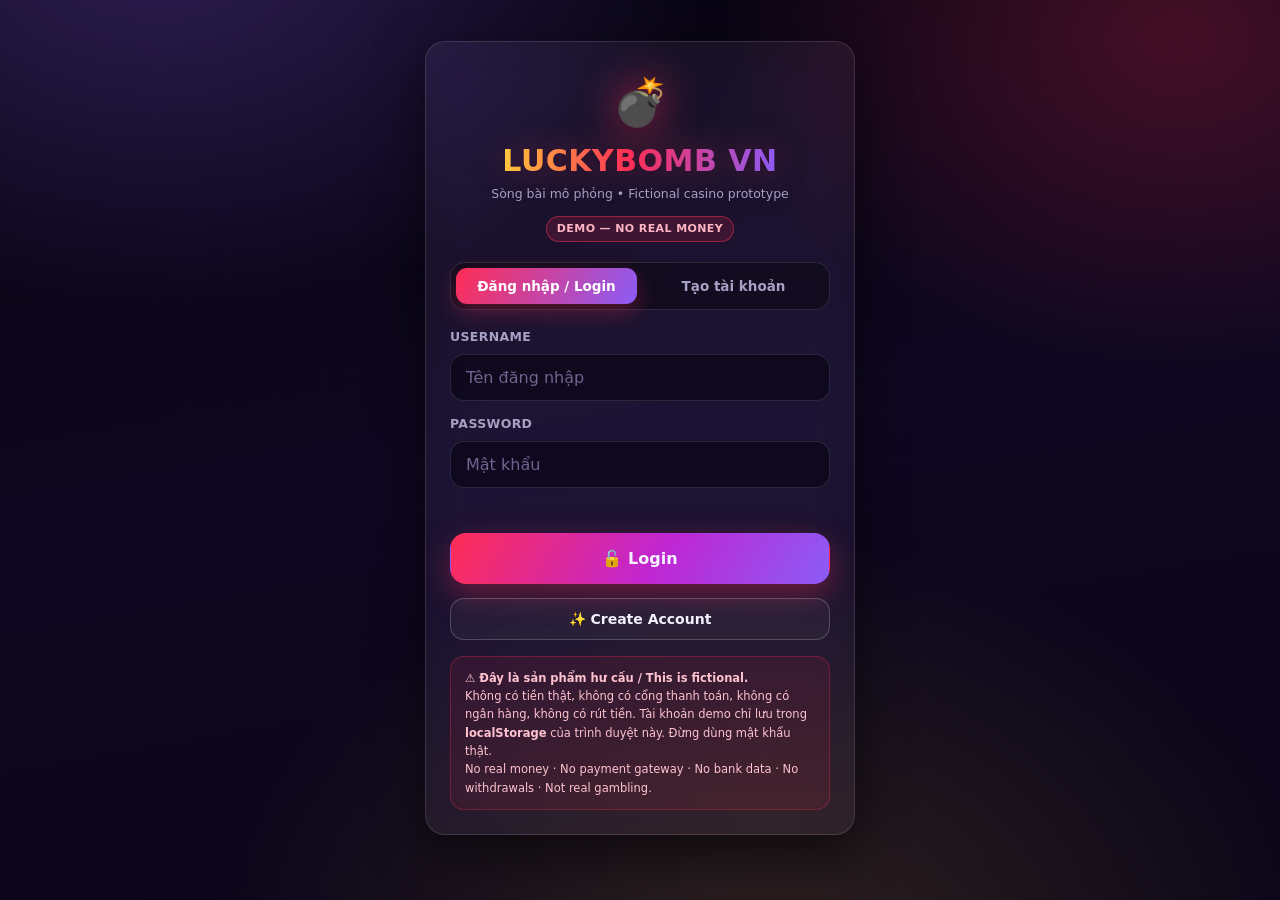
<file: index.html>
<!DOCTYPE html>
<html lang="vi">
<head>
<meta charset="UTF-8" />
<meta name="viewport" content="width=device-width, initial-scale=1, viewport-fit=cover" />
<meta name="robots" content="noindex, nofollow" />
<title>LuckyBomb VN — DEMO (Virtual Currency Only)</title>
<meta name="description" content="Fictional casino-style UI prototype. Virtual currency only. No real money, no payments, no gambling." />
<style>
/* ============================================================
   LuckyBomb VN — FICTIONAL DEMO
   Virtual currency only. No real money. No payment processing.
   ============================================================ */

:root{
  --bg:#070410;
  --bg-2:#0e0720;
  --bg-3:#160c2c;
  --red:#ff2d55;
  --red-soft:#ff6b8a;
  --gold:#ffc93c;
  --gold-soft:#ffe08a;
  --purple:#8b5cf6;
  --purple-soft:#c4b5fd;
  --cyan:#22d3ee;
  --green:#34d399;
  --text:#f4f1ff;
  --muted:#a89fc4;
  --glass:rgba(255,255,255,.055);
  --glass-2:rgba(255,255,255,.09);
  --stroke:rgba(255,255,255,.12);
  --stroke-2:rgba(255,255,255,.2);
  --radius:20px;
  --sidebar-w:248px;
  --shadow:0 18px 50px rgba(0,0,0,.55);
  --font:'Segoe UI',system-ui,-apple-system,'Helvetica Neue',Arial,sans-serif;
  color-scheme:dark;
}

*{box-sizing:border-box;-webkit-tap-highlight-color:transparent}
html,body{height:100%}
body{
  margin:0;
  font-family:var(--font);
  color:var(--text);
  background:var(--bg);
  overflow-x:hidden;
  line-height:1.5;
}
body::before{
  content:"";
  position:fixed; inset:0; z-index:-2;
  background:
    radial-gradient(900px 620px at 12% -8%, rgba(139,92,246,.30), transparent 62%),
    radial-gradient(760px 560px at 92% 4%, rgba(255,45,85,.24), transparent 60%),
    radial-gradient(900px 700px at 60% 108%, rgba(255,201,60,.14), transparent 62%),
    linear-gradient(170deg,var(--bg) 0%, var(--bg-2) 48%, #0b0518 100%);
}
body::after{
  content:"";
  position:fixed; inset:0; z-index:-1; pointer-events:none; opacity:.5;
  background-image:
    linear-gradient(rgba(255,255,255,.028) 1px, transparent 1px),
    linear-gradient(90deg, rgba(255,255,255,.028) 1px, transparent 1px);
  background-size:46px 46px;
  mask-image:radial-gradient(circle at 50% 30%, #000 10%, transparent 78%);
  -webkit-mask-image:radial-gradient(circle at 50% 30%, #000 10%, transparent 78%);
}
::selection{background:rgba(255,45,85,.4)}
h1,h2,h3,h4{margin:0;line-height:1.2}
button,input,select{font-family:inherit;font-size:100%}
button{cursor:pointer;border:0;background:none;color:inherit}
[hidden]{display:none !important}

/* ---------------- scrollbars ---------------- */
*::-webkit-scrollbar{width:9px;height:9px}
*::-webkit-scrollbar-track{background:rgba(255,255,255,.03)}
*::-webkit-scrollbar-thumb{background:rgba(139,92,246,.45);border-radius:20px}
*::-webkit-scrollbar-thumb:hover{background:rgba(139,92,246,.7)}

/* ---------------- reusable ---------------- */
.glass{
  background:var(--glass);
  border:1px solid var(--stroke);
  border-radius:var(--radius);
  backdrop-filter:blur(16px) saturate(140%);
  -webkit-backdrop-filter:blur(16px) saturate(140%);
  box-shadow:var(--shadow);
}
.card{padding:18px}
.stack{display:flex;flex-direction:column;gap:14px}
.row{display:flex;gap:10px;flex-wrap:wrap;align-items:center}
.grow{flex:1 1 auto}
.muted{color:var(--muted)}
.small{font-size:12.5px}
.tiny{font-size:11.5px}
.center{text-align:center}
.mono{font-variant-numeric:tabular-nums;font-feature-settings:"tnum"}
.gold{color:var(--gold)}
.red{color:var(--red)}
.green{color:var(--green)}
.purple{color:var(--purple-soft)}
.cyan{color:var(--cyan)}

.title-neon{
  font-weight:900;letter-spacing:.5px;
  background:linear-gradient(92deg,var(--gold) 0%, var(--red) 46%, var(--purple) 100%);
  -webkit-background-clip:text;background-clip:text;color:transparent;
  filter:drop-shadow(0 0 16px rgba(255,45,85,.35));
}

.btn{
  display:inline-flex;align-items:center;justify-content:center;gap:8px;
  padding:12px 18px;border-radius:14px;font-weight:700;font-size:14px;
  border:1px solid var(--stroke-2);
  background:var(--glass-2);
  color:var(--text);
  transition:transform .16s ease, box-shadow .22s ease, background .22s ease, border-color .22s ease, filter .22s ease;
  white-space:nowrap;
}
.btn:hover{transform:translateY(-2px);background:rgba(255,255,255,.14);box-shadow:0 10px 26px rgba(0,0,0,.4)}
.btn:active{transform:translateY(0) scale(.985)}
.btn:disabled{opacity:.42;cursor:not-allowed;transform:none;box-shadow:none;filter:grayscale(.4)}
.btn-primary{
  background:linear-gradient(120deg,var(--red),#c026d3 55%,var(--purple));
  border-color:transparent;
  box-shadow:0 10px 30px rgba(255,45,85,.35);
}
.btn-primary:hover{box-shadow:0 14px 38px rgba(255,45,85,.5);background:linear-gradient(120deg,#ff466b,#d434ea 55%,#9d72ff)}
.btn-gold{
  background:linear-gradient(120deg,var(--gold),#ff9a2e);
  color:#2a1a00;border-color:transparent;
  box-shadow:0 10px 30px rgba(255,201,60,.32);
}
.btn-gold:hover{box-shadow:0 14px 38px rgba(255,201,60,.48)}
.btn-ghost{background:rgba(255,255,255,.04)}
.btn-danger{background:linear-gradient(120deg,#ef4444,#b91c1c);border-color:transparent}
.btn-block{width:100%}
.btn-block.wrap{white-space:normal;line-height:1.3}
.nw{white-space:nowrap}
.btn-sm{padding:8px 13px;font-size:12.5px;border-radius:11px}
.btn-lg{padding:15px 26px;font-size:16px;border-radius:16px}

.field{display:flex;flex-direction:column;gap:7px}
.field label{font-size:12.5px;font-weight:700;color:var(--muted);letter-spacing:.35px;text-transform:uppercase}
.input{
  width:100%;padding:13px 15px;border-radius:14px;
  background:rgba(8,4,18,.62);
  border:1px solid var(--stroke);
  color:var(--text);outline:none;
  transition:border-color .2s ease, box-shadow .2s ease, background .2s ease;
}
.input::placeholder{color:#6f6590}
.input:focus{border-color:rgba(255,45,85,.75);box-shadow:0 0 0 4px rgba(255,45,85,.16);background:rgba(8,4,18,.85)}

.chip{
  padding:9px 14px;border-radius:999px;font-weight:700;font-size:13px;
  border:1px solid var(--stroke);background:rgba(255,255,255,.05);
  transition:all .18s ease;
}
.chip:hover{border-color:var(--stroke-2);background:rgba(255,255,255,.1);transform:translateY(-1px)}
.chip.active{
  background:linear-gradient(120deg,rgba(255,45,85,.35),rgba(139,92,246,.35));
  border-color:rgba(255,45,85,.7);
  box-shadow:0 0 0 3px rgba(255,45,85,.14), 0 8px 22px rgba(255,45,85,.24);
}
.pill{
  display:inline-flex;align-items:center;gap:6px;
  padding:4px 10px;border-radius:999px;font-size:11px;font-weight:800;letter-spacing:.4px;
  border:1px solid var(--stroke);background:rgba(255,255,255,.06);
}
.pill-warn{background:rgba(255,45,85,.16);border-color:rgba(255,45,85,.5);color:#ffb4c4}
.pill-ok{background:rgba(52,211,153,.14);border-color:rgba(52,211,153,.45);color:#9df3d5}
.pill-gold{background:rgba(255,201,60,.14);border-color:rgba(255,201,60,.45);color:var(--gold-soft)}

.sep{height:1px;background:linear-gradient(90deg,transparent,var(--stroke),transparent);border:0;margin:6px 0}

.section-title{
  display:flex;align-items:center;gap:10px;
  font-size:19px;font-weight:900;letter-spacing:.3px;margin-bottom:2px;
}
.section-title .dot{width:9px;height:9px;border-radius:50%;background:var(--red);box-shadow:0 0 12px var(--red)}

/* ---------------- auth ---------------- */
#authScreen{min-height:100%;display:flex;flex-direction:column}
.auth-wrap{
  flex:1;display:flex;align-items:center;justify-content:center;
  padding:24px 16px 48px;
}
.auth-card{width:100%;max-width:430px;padding:26px 24px 24px;animation:pop .45s cubic-bezier(.2,.9,.3,1.2)}
.auth-logo{
  display:flex;flex-direction:column;align-items:center;gap:6px;margin-bottom:20px;text-align:center;
}
.auth-logo .bomb{
  font-size:46px;filter:drop-shadow(0 0 22px rgba(255,45,85,.7));
  animation:float 3.4s ease-in-out infinite;
}
.auth-logo h1{font-size:30px}
.tabs{display:grid;grid-template-columns:1fr 1fr;gap:6px;padding:5px;border-radius:15px;background:rgba(0,0,0,.35);border:1px solid var(--stroke);margin-bottom:18px}
.tabs button{padding:10px;border-radius:11px;font-weight:800;font-size:13.5px;color:var(--muted);transition:all .2s ease}
.tabs button.active{background:linear-gradient(120deg,var(--red),var(--purple));color:#fff;box-shadow:0 8px 22px rgba(255,45,85,.3)}
.auth-note{
  margin-top:16px;padding:12px 14px;border-radius:14px;font-size:11.5px;line-height:1.6;
  background:rgba(255,45,85,.09);border:1px solid rgba(255,45,85,.3);color:#ffc3d0;
}
.err{color:#ff8fa6;font-size:12.5px;font-weight:700;min-height:17px}

/* ---------------- app shell ---------------- */
#app{min-height:100%;display:flex;flex-direction:column}
.topbar{
  position:sticky;top:env(safe-area-inset-top,0px);z-index:50;
  display:flex;align-items:center;gap:12px;
  padding:10px 16px;
  background:rgba(10,5,22,.72);
  backdrop-filter:blur(18px) saturate(150%);
  -webkit-backdrop-filter:blur(18px) saturate(150%);
  border-bottom:1px solid var(--stroke);
}
.brand{display:flex;align-items:center;gap:9px;font-weight:900;font-size:17px;letter-spacing:.4px;white-space:nowrap}
.brand .bomb{font-size:23px;filter:drop-shadow(0 0 10px rgba(255,45,85,.75))}
.balance-box{
  margin-left:auto;display:flex;align-items:center;gap:10px;
  padding:7px 14px;border-radius:14px;
  background:linear-gradient(120deg,rgba(255,201,60,.16),rgba(255,45,85,.14));
  border:1px solid rgba(255,201,60,.4);
  box-shadow:inset 0 0 22px rgba(255,201,60,.07);
}
.balance-box .amt{font-weight:900;font-size:17px;color:var(--gold);text-shadow:0 0 16px rgba(255,201,60,.45);white-space:nowrap}
.balance-box .amt.bump{animation:bump .5s cubic-bezier(.2,.9,.3,1.4)}
.balance-box .lbl{font-size:9.5px;font-weight:900;letter-spacing:.7px;color:var(--gold-soft);opacity:.8;white-space:nowrap}
.avatar-btn{
  width:38px;height:38px;border-radius:12px;flex:0 0 auto;
  display:grid;place-items:center;font-weight:900;font-size:14px;
  background:linear-gradient(135deg,var(--purple),var(--red));
  box-shadow:0 8px 20px rgba(139,92,246,.4);
}
.shell{flex:1;display:flex;width:100%;max-width:1360px;margin:0 auto}

.sidebar{
  position:sticky;top:calc(70px + env(safe-area-inset-top,0px));align-self:flex-start;
  width:var(--sidebar-w);flex:0 0 var(--sidebar-w);
  padding:18px 12px;display:flex;flex-direction:column;gap:5px;
  height:calc(100dvh - 140px);
}
.nav-btn{
  display:flex;align-items:center;gap:12px;
  padding:11px 14px;border-radius:14px;font-weight:700;font-size:14px;
  color:var(--muted);border:1px solid transparent;text-align:left;
  transition:all .18s ease;
}
.nav-btn .ico{font-size:17px;width:22px;text-align:center}
.nav-btn:hover{background:rgba(255,255,255,.06);color:var(--text);transform:translateX(3px)}
.nav-btn.active{
  background:linear-gradient(100deg,rgba(255,45,85,.22),rgba(139,92,246,.16));
  border-color:rgba(255,45,85,.4);color:#fff;
  box-shadow:0 8px 24px rgba(255,45,85,.16);
}
.nav-btn.active .ico{filter:drop-shadow(0 0 8px rgba(255,45,85,.8))}
.sidebar-foot{margin-top:auto;padding:12px;border-radius:14px;background:rgba(0,0,0,.3);border:1px solid var(--stroke);font-size:10.5px;line-height:1.6;color:var(--muted)}

.content{flex:1;min-width:0;padding:18px 16px 120px}
@media(min-width:900px){.content{padding:22px 24px 40px}}

.page{display:none;animation:fade .34s ease}
.page.active{display:block}

/* ---------------- home ---------------- */
.hero{
  position:relative;overflow:hidden;padding:26px 22px;
  background:linear-gradient(120deg,rgba(255,45,85,.16),rgba(139,92,246,.14) 55%,rgba(255,201,60,.1));
}
.hero::after{
  content:"";position:absolute;right:-60px;top:-70px;width:250px;height:250px;border-radius:50%;
  background:radial-gradient(circle,rgba(255,201,60,.32),transparent 68%);
  animation:float 6s ease-in-out infinite;
}
.hero h2{font-size:clamp(22px,5vw,34px);margin-bottom:6px}
.hero .big-bal{font-size:clamp(30px,8vw,46px);font-weight:900;color:var(--gold);text-shadow:0 0 30px rgba(255,201,60,.4);letter-spacing:-.5px}

.stat-grid{display:grid;grid-template-columns:repeat(auto-fit,minmax(150px,1fr));gap:12px}
.stat{padding:14px 16px}
.stat .k{font-size:11px;font-weight:800;letter-spacing:.6px;color:var(--muted);text-transform:uppercase}
.stat .v{font-size:21px;font-weight:900;margin-top:3px}

.game-grid{display:grid;grid-template-columns:repeat(auto-fit,minmax(230px,1fr));gap:14px}
.game-card{
  position:relative;overflow:hidden;padding:20px;cursor:pointer;
  transition:transform .22s cubic-bezier(.2,.9,.3,1.2), box-shadow .25s ease, border-color .25s ease;
}
.game-card:hover{transform:translateY(-6px) scale(1.012);border-color:var(--stroke-2);box-shadow:0 24px 60px rgba(0,0,0,.6)}
.game-card .emoji{font-size:40px;display:block;margin-bottom:10px;filter:drop-shadow(0 6px 16px rgba(0,0,0,.6));transition:transform .3s ease}
.game-card:hover .emoji{transform:scale(1.14) rotate(-7deg)}
.game-card h3{font-size:17px;margin-bottom:4px}
.game-card .glow{position:absolute;inset:auto -40px -50px auto;width:150px;height:150px;border-radius:50%;filter:blur(8px);opacity:.28}
.gc-bomb .glow{background:var(--red)} .gc-wheel .glow{background:var(--purple)}
.gc-dice .glow{background:var(--cyan)} .gc-dep .glow{background:var(--gold)}
.gc-wd .glow{background:var(--green)}

/* ---------------- bet controls ---------------- */
.panel-grid{display:grid;gap:16px;grid-template-columns:1fr}
@media(min-width:980px){.panel-grid{grid-template-columns:320px 1fr;align-items:start}}
/* Grid/flex children must be allowed to shrink, otherwise a horizontally
   scrollable child (the multiplier strip, the tables) widens the whole track. */
.panel-grid>*,.dep-grid>*,.game-grid>*,.stat-grid>*,.amount-grid>*,.choice-grid>*{min-width:0}
.mult-strip,.table-wrap,.legend{min-width:0}
.bet-amount-display{
  display:flex;align-items:baseline;gap:8px;padding:12px 15px;border-radius:14px;
  background:rgba(0,0,0,.34);border:1px solid var(--stroke);
}
.bet-amount-display .v{font-size:22px;font-weight:900;color:var(--gold)}

/* ---------------- mines ---------------- */
.mine-grid{
  display:grid;grid-template-columns:repeat(5,1fr);gap:9px;
  max-width:460px;margin:0 auto;width:100%;
}
.tile{
  position:relative;aspect-ratio:1/1;border-radius:14px;
  display:grid;place-items:center;font-size:clamp(20px,5.5vw,28px);
  background:linear-gradient(160deg,rgba(255,255,255,.1),rgba(255,255,255,.03));
  border:1px solid var(--stroke);
  transition:transform .16s ease, box-shadow .2s ease, background .3s ease, border-color .3s ease;
  transform-style:preserve-3d;
}
.tile::after{
  content:"";position:absolute;inset:0;border-radius:inherit;
  background:linear-gradient(160deg,rgba(255,255,255,.14),transparent 60%);
  opacity:.8;pointer-events:none;
}
.tile:not(:disabled):hover{transform:translateY(-3px);border-color:rgba(255,201,60,.55);box-shadow:0 10px 24px rgba(0,0,0,.45), 0 0 0 2px rgba(255,201,60,.16)}
.tile:disabled{cursor:default}
.tile.safe{
  background:linear-gradient(160deg,rgba(52,211,153,.32),rgba(52,211,153,.1));
  border-color:rgba(52,211,153,.6);
  box-shadow:0 0 22px rgba(52,211,153,.24) inset;
  animation:flip .38s ease;
}
.tile.bomb{
  background:linear-gradient(160deg,rgba(255,45,85,.42),rgba(255,45,85,.14));
  border-color:rgba(255,45,85,.75);
  box-shadow:0 0 26px rgba(255,45,85,.4) inset;
  animation:shake .45s ease;
}
.tile.revealed-bomb{opacity:.55;filter:saturate(.7)}
.tile.idle-locked{opacity:.5}
.mult-strip{display:flex;gap:8px;overflow-x:auto;padding-bottom:4px;scrollbar-width:thin}
.mult-step{
  flex:0 0 auto;padding:6px 11px;border-radius:11px;font-size:12px;font-weight:800;
  background:rgba(255,255,255,.05);border:1px solid var(--stroke);color:var(--muted);
}
.mult-step.done{background:rgba(52,211,153,.18);border-color:rgba(52,211,153,.45);color:#a7f3d0}
.mult-step.next{background:rgba(255,201,60,.18);border-color:rgba(255,201,60,.5);color:var(--gold-soft);box-shadow:0 0 0 2px rgba(255,201,60,.12)}

.payout-box{
  display:grid;grid-template-columns:1fr 1fr;gap:10px;
  padding:14px;border-radius:16px;background:rgba(0,0,0,.34);border:1px solid var(--stroke);
}
.payout-box .k{font-size:10.5px;font-weight:900;letter-spacing:.6px;color:var(--muted);text-transform:uppercase}
.payout-box .v{font-size:19px;font-weight:900}

/* ---------------- wheel ---------------- */
.wheel-stage{display:flex;flex-direction:column;align-items:center;gap:18px;padding:10px 0}
.wheel-wrap{
  position:relative;width:min(78vw,380px);aspect-ratio:1/1;
}
.wheel-pointer{
  position:absolute;top:-10px;left:50%;transform:translateX(-50%);z-index:5;
  width:0;height:0;border-left:15px solid transparent;border-right:15px solid transparent;
  border-top:30px solid var(--gold);
  filter:drop-shadow(0 4px 10px rgba(255,201,60,.8));
}
.wheel-outer{
  position:absolute;inset:0;border-radius:50%;
  padding:10px;
  background:conic-gradient(from 0deg,var(--gold),var(--red),var(--purple),var(--gold));
  box-shadow:0 0 50px rgba(139,92,246,.45), 0 0 90px rgba(255,45,85,.25);
}
.wheel{
  position:relative;width:100%;height:100%;border-radius:50%;
  border:5px solid rgba(10,5,22,.85);
  transition:transform 5s cubic-bezier(.12,.72,.12,1);
  will-change:transform;
}
.wlab{position:absolute;inset:0;pointer-events:none}
.wlab span{
  position:absolute;top:7%;left:50%;transform:translateX(-50%);
  font-weight:900;font-size:clamp(12px,3.4vw,16px);color:#fff;
  text-shadow:0 2px 5px rgba(0,0,0,.85);white-space:nowrap;
}
.wheel-hub{
  position:absolute;top:50%;left:50%;transform:translate(-50%,-50%);z-index:4;
  width:27%;aspect-ratio:1/1;border-radius:50%;
  display:grid;place-items:center;text-align:center;
  font-weight:900;font-size:clamp(11px,2.8vw,14px);letter-spacing:.5px;
  background:radial-gradient(circle at 34% 28%,#2a1440,#0c0618);
  border:3px solid var(--gold);
  color:var(--gold);
  box-shadow:0 0 28px rgba(255,201,60,.55), inset 0 0 22px rgba(0,0,0,.7);
  transition:transform .18s ease, box-shadow .25s ease;
}
.wheel-hub:hover:not(:disabled){transform:translate(-50%,-50%) scale(1.07);box-shadow:0 0 40px rgba(255,201,60,.8)}
.wheel-hub:disabled{opacity:.6;cursor:not-allowed}
.wheel-result{
  min-height:56px;display:grid;place-items:center;
  font-size:clamp(20px,5vw,30px);font-weight:900;
}
.wheel-result.pop{animation:pop .5s cubic-bezier(.2,.9,.3,1.5)}
.legend{display:flex;gap:7px;flex-wrap:wrap;justify-content:center}
.legend .lg{display:flex;align-items:center;gap:6px;font-size:11.5px;font-weight:800;padding:4px 10px;border-radius:999px;background:rgba(255,255,255,.05);border:1px solid var(--stroke)}
.legend .sw{width:11px;height:11px;border-radius:3px}

/* ---------------- dice ---------------- */
.dice-row{display:flex;gap:clamp(10px,3vw,20px);justify-content:center;align-items:center;padding:16px 0}
.die{
  /* percentage padding would resolve against the ROW's width, so derive it
     from the die's own size instead */
  --die-size:clamp(62px,18vw,92px);
  width:var(--die-size);aspect-ratio:1/1;flex:0 0 auto;border-radius:16px;
  background:linear-gradient(155deg,#ffffff,#d8d2e8);
  box-shadow:0 12px 30px rgba(0,0,0,.6), inset 0 -5px 10px rgba(0,0,0,.14), 0 0 26px rgba(255,255,255,.14);
  display:grid;grid-template-columns:repeat(3,1fr);grid-template-rows:repeat(3,1fr);
  padding:calc(var(--die-size) * .14);
  gap:calc(var(--die-size) * .05);
}
.die .pip{width:100%;height:100%;border-radius:50%;background:radial-gradient(circle at 34% 30%,#5b1230,#210209);box-shadow:inset 0 -1px 2px rgba(255,255,255,.28)}
.die.rolling{animation:roll .52s cubic-bezier(.4,.1,.5,.9) infinite}
.die.landed{animation:land .4s cubic-bezier(.2,.9,.3,1.5)}
.die.jackpot{background:linear-gradient(155deg,#fff8dc,#ffd76b);box-shadow:0 0 40px rgba(255,201,60,.85), inset 0 -5px 10px rgba(0,0,0,.14)}
.dice-sum{
  display:flex;gap:10px;justify-content:center;align-items:center;flex-wrap:wrap;
  font-size:15px;font-weight:800;
}
.dice-sum .big{font-size:26px;font-weight:900;color:var(--gold)}
.choice-grid{display:grid;grid-template-columns:repeat(3,1fr);gap:10px}
.choice{
  padding:14px 8px;border-radius:16px;text-align:center;
  border:1px solid var(--stroke);background:rgba(255,255,255,.045);
  transition:all .2s cubic-bezier(.2,.9,.3,1.2);
}
.choice .ce{font-size:24px;display:block}
.choice .cn{display:block;font-weight:900;font-size:12.5px;margin-top:4px;letter-spacing:.3px}
.choice .cm{display:block;font-size:11px;font-weight:800;color:var(--muted);margin-top:2px}
.choice:hover{transform:translateY(-3px);background:rgba(255,255,255,.09);border-color:var(--stroke-2)}
.choice.active{border-color:var(--gold);background:linear-gradient(140deg,rgba(255,201,60,.26),rgba(255,45,85,.16));box-shadow:0 0 0 3px rgba(255,201,60,.14),0 10px 26px rgba(255,201,60,.2)}
.choice.active .cm{color:var(--gold-soft)}
.result-banner{
  padding:16px;border-radius:16px;text-align:center;font-weight:900;text-wrap:balance;
  font-size:clamp(15px,4.2vw,20px);line-height:1.4;border:1px solid var(--stroke);
  background:rgba(255,255,255,.05);min-height:60px;display:grid;place-items:center;
}
.result-banner.win{background:linear-gradient(120deg,rgba(52,211,153,.3),rgba(34,211,238,.18));border-color:rgba(52,211,153,.6);animation:pop .5s cubic-bezier(.2,.9,.3,1.5)}
.result-banner.lose{background:linear-gradient(120deg,rgba(255,45,85,.26),rgba(139,92,246,.14));border-color:rgba(255,45,85,.55);animation:shake .5s ease}
.result-banner.jack{background:linear-gradient(120deg,rgba(255,201,60,.4),rgba(255,45,85,.24));border-color:var(--gold);animation:pop .6s cubic-bezier(.2,.9,.3,1.6);text-shadow:0 0 24px rgba(255,201,60,.8)}

/* ---------------- deposit ---------------- */
.dep-grid{display:grid;gap:16px;grid-template-columns:1fr}
@media(min-width:900px){.dep-grid{grid-template-columns:1fr 340px;align-items:start}}
.amount-grid{display:grid;grid-template-columns:repeat(auto-fit,minmax(120px,1fr));gap:10px}
.amount-btn{
  padding:16px 10px;border-radius:16px;text-align:center;
  border:1px solid var(--stroke);background:rgba(255,255,255,.045);
  transition:all .2s cubic-bezier(.2,.9,.3,1.2);
}
.amount-btn .a{font-size:17px;font-weight:900;color:var(--gold)}
.amount-btn .c{font-size:10.5px;font-weight:800;color:var(--muted);letter-spacing:.5px}
.amount-btn:hover{transform:translateY(-3px);border-color:rgba(255,201,60,.5);background:rgba(255,201,60,.09)}
.amount-btn.active{border-color:var(--gold);background:linear-gradient(140deg,rgba(255,201,60,.24),rgba(255,45,85,.14));box-shadow:0 0 0 3px rgba(255,201,60,.14)}
.qr-panel{display:flex;flex-direction:column;align-items:center;gap:12px;padding:18px}
.qr-frame{
  position:relative;padding:14px;border-radius:18px;background:#fff;
  box-shadow:0 14px 40px rgba(0,0,0,.6);
}
.qr-frame canvas{display:block;width:min(56vw,208px);height:auto;image-rendering:pixelated}
.qr-stamp{
  position:absolute;top:50%;left:50%;
  transform:translate(-50%,-50%) rotate(-16deg);
  padding:7px 16px;border-radius:9px;
  background:rgba(255,45,85,.94);color:#fff;
  font-weight:900;font-size:clamp(11px,3vw,15px);letter-spacing:1.4px;
  border:3px solid #fff;box-shadow:0 8px 22px rgba(0,0,0,.5);white-space:nowrap;
}
.fake-info{width:100%;display:flex;flex-direction:column;gap:7px;font-size:12.5px}
.fake-info .fi{display:flex;justify-content:space-between;gap:12px;padding:8px 11px;border-radius:11px;background:rgba(0,0,0,.34);border:1px solid var(--stroke)}
.fake-info .fi b{color:var(--gold-soft);font-weight:800;text-align:right;overflow-wrap:break-word}
.warn-box{
  padding:14px 16px;border-radius:16px;
  background:rgba(255,45,85,.11);border:1px solid rgba(255,45,85,.42);
  color:#ffc3d0;font-size:12.5px;line-height:1.65;
}
.warn-box b{color:#fff}

/* ---------------- withdraw (simulated) ---------------- */
.steps{display:flex;flex-direction:column;gap:11px}
.step{display:flex;gap:11px;align-items:flex-start;opacity:.38;transition:opacity .35s ease}
.step.on,.step.done{opacity:1}
.step .sd{
  width:24px;height:24px;flex:0 0 auto;border-radius:50%;
  display:grid;place-items:center;font-size:11px;font-weight:900;
  background:rgba(255,255,255,.07);border:1px solid var(--stroke);
  transition:background .3s ease,border-color .3s ease;
}
.step.on .sd{background:linear-gradient(135deg,var(--purple),var(--red));border-color:transparent}
.step.done .sd{background:linear-gradient(135deg,var(--green),#0ea5e9);border-color:transparent}
.step.fail .sd{background:linear-gradient(135deg,#ef4444,#7f1d1d);border-color:transparent}
.step .st{font-weight:800;font-size:13px}
.step .ss{font-size:11.5px;color:var(--muted);margin-top:1px}

.receipt{
  position:relative;padding:18px 16px;border-radius:16px;
  background:rgba(0,0,0,.4);border:2px dashed var(--stroke-2);
  animation:pop .4s cubic-bezier(.2,.9,.3,1.35);
}
.receipt .rhead{text-align:center;font-weight:900;letter-spacing:.6px;font-size:13px;margin-bottom:12px}
.receipt .rrow{
  display:flex;justify-content:space-between;gap:14px;align-items:baseline;
  padding:7px 0;border-bottom:1px dashed rgba(255,255,255,.1);font-size:12.5px;
}
.receipt .rrow:last-child{border-bottom:0}
.receipt .rrow span{color:var(--muted);white-space:nowrap}
.receipt .rrow b{font-weight:800;text-align:right;overflow-wrap:break-word}
.receipt .rstamp{
  margin:13px auto 0;width:max-content;max-width:100%;
  padding:4px 12px;border-radius:999px;text-align:center;
  font-weight:900;font-size:9.5px;letter-spacing:.8px;
  background:rgba(255,45,85,.16);color:#ffb4c4;
  border:1px solid rgba(255,45,85,.5);
}
.wd-summary{display:flex;flex-direction:column;gap:2px;padding:13px 15px;border-radius:14px;background:rgba(0,0,0,.34);border:1px solid var(--stroke)}
.wd-summary .wr{display:flex;justify-content:space-between;gap:12px;align-items:baseline;padding:5px 0;font-size:13px}
.wd-summary .wr span{color:var(--muted)}
.wd-summary .wr.total{border-top:1px dashed rgba(255,255,255,.14);margin-top:4px;padding-top:9px}
.wd-summary .wr.total b{font-size:18px;color:var(--gold)}
.channel-grid{display:grid;grid-template-columns:repeat(3,1fr);gap:9px}
.channel{
  padding:12px 7px;border-radius:15px;text-align:center;
  border:1px solid var(--stroke);background:rgba(255,255,255,.045);
  transition:all .2s cubic-bezier(.2,.9,.3,1.2);
}
.channel .che{font-size:21px;display:block}
.channel .chn{display:block;font-weight:900;font-size:11px;margin-top:4px;line-height:1.3}
.channel:hover{transform:translateY(-3px);background:rgba(255,255,255,.09);border-color:var(--stroke-2)}
.channel.active{border-color:var(--purple);background:linear-gradient(140deg,rgba(139,92,246,.28),rgba(255,45,85,.14));box-shadow:0 0 0 3px rgba(139,92,246,.15)}
.readonly-field{
  display:flex;align-items:center;gap:9px;
  padding:12px 15px;border-radius:14px;
  background:rgba(8,4,18,.62);border:1px dashed var(--stroke-2);
  font-weight:800;letter-spacing:.6px;color:var(--gold-soft);
}
.readonly-field .tag{font-size:9.5px;font-weight:900;letter-spacing:.6px;color:var(--muted);margin-left:auto;white-space:nowrap}

/* ---------------- tables / history ---------------- */
.table-wrap{overflow-x:auto;border-radius:16px;border:1px solid var(--stroke);background:rgba(0,0,0,.24)}
table{width:100%;border-collapse:collapse;font-size:13px;min-width:540px}
th{
  text-align:left;padding:11px 14px;font-size:10.5px;font-weight:900;letter-spacing:.65px;
  text-transform:uppercase;color:var(--muted);
  background:rgba(255,255,255,.045);border-bottom:1px solid var(--stroke);white-space:nowrap;
}
td{padding:11px 14px;border-bottom:1px solid rgba(255,255,255,.055);vertical-align:middle}
tbody tr{transition:background .16s ease}
tbody tr:hover{background:rgba(255,255,255,.04)}
tbody tr:last-child td{border-bottom:0}
.empty{padding:34px 16px;text-align:center;color:var(--muted);font-size:13px}
.filters{display:flex;gap:7px;flex-wrap:wrap}

/* ---------------- account ---------------- */
.acct-head{display:flex;align-items:center;gap:16px;flex-wrap:wrap}
.acct-av{
  width:66px;height:66px;border-radius:20px;display:grid;place-items:center;
  font-size:26px;font-weight:900;
  background:linear-gradient(135deg,var(--purple),var(--red));
  box-shadow:0 12px 30px rgba(139,92,246,.45);
}
.kv{display:grid;grid-template-columns:repeat(auto-fit,minmax(160px,1fr));gap:10px}
.kv .item{padding:12px 14px;border-radius:14px;background:rgba(0,0,0,.3);border:1px solid var(--stroke)}
.kv .item .k{font-size:10.5px;font-weight:900;letter-spacing:.55px;color:var(--muted);text-transform:uppercase}
.kv .item .v{font-size:15px;font-weight:800;margin-top:3px;word-break:break-word}

/* ---------------- bottom nav ---------------- */
.bottomnav{
  position:fixed;left:0;right:0;bottom:0;z-index:55;
  display:none;
  padding:7px 5px calc(7px + env(safe-area-inset-bottom));
  background:rgba(10,5,22,.93);
  backdrop-filter:blur(18px);-webkit-backdrop-filter:blur(18px);
  border-top:1px solid var(--stroke);
}
.bottomnav .inner{display:grid;grid-template-columns:repeat(7,1fr);gap:1px}
.bn{display:flex;flex-direction:column;align-items:center;gap:3px;padding:7px 2px;border-radius:12px;color:var(--muted);transition:all .18s ease}
.bn .ico{font-size:18px}
.bn .lb{font-size:8.5px;font-weight:800;letter-spacing:.1px;max-width:100%;overflow:hidden;text-overflow:ellipsis;white-space:nowrap}
.bn.active{color:var(--gold);background:rgba(255,201,60,.1)}
.bn.active .ico{filter:drop-shadow(0 0 8px rgba(255,201,60,.8));transform:translateY(-1px)}

/* ---------------- toasts ---------------- */
#toasts{
  position:fixed;z-index:200;top:calc(74px + env(safe-area-inset-top,0px));right:14px;
  display:flex;flex-direction:column;gap:9px;
  max-width:min(92vw,360px);pointer-events:none;
}
.toast{
  display:flex;align-items:flex-start;gap:10px;
  padding:12px 15px;border-radius:15px;
  background:rgba(18,9,34,.95);border:1px solid var(--stroke-2);
  box-shadow:0 16px 40px rgba(0,0,0,.6);
  backdrop-filter:blur(14px);-webkit-backdrop-filter:blur(14px);
  animation:slideIn .32s cubic-bezier(.2,.9,.3,1.3);
  font-size:13px;pointer-events:auto;
}
.toast.out{animation:slideOut .28s ease forwards}
.toast .ti{font-size:17px;line-height:1.3}
.toast .tt{font-weight:800}
.toast .tb{font-size:12px;color:var(--muted);margin-top:1px}
.toast.win{border-color:rgba(52,211,153,.6);box-shadow:0 16px 40px rgba(52,211,153,.2)}
.toast.lose{border-color:rgba(255,45,85,.6);box-shadow:0 16px 40px rgba(255,45,85,.2)}
.toast.info{border-color:rgba(139,92,246,.6)}
.toast.gold{border-color:rgba(255,201,60,.65);box-shadow:0 16px 40px rgba(255,201,60,.22)}

/* ---------------- command console ---------------- */
.console-fab{
  position:fixed;z-index:120;right:16px;bottom:calc(84px + env(safe-area-inset-bottom));
  width:54px;height:54px;border-radius:18px;display:grid;place-items:center;font-size:23px;
  background:linear-gradient(135deg,var(--purple),#4c1d95);
  border:1px solid rgba(196,181,253,.45);
  box-shadow:0 14px 34px rgba(139,92,246,.5);
  transition:transform .2s cubic-bezier(.2,.9,.3,1.4), box-shadow .25s ease;
}
.console-fab:hover{transform:scale(1.08) rotate(-6deg);box-shadow:0 18px 44px rgba(139,92,246,.7)}
@media(min-width:900px){.console-fab{bottom:20px}}

.console{
  position:fixed;z-index:130;right:14px;bottom:calc(150px + env(safe-area-inset-bottom));
  width:min(94vw,392px);max-height:min(62vh,520px);
  display:flex;flex-direction:column;overflow:hidden;
  animation:pop .28s cubic-bezier(.2,.9,.3,1.3);
}
@media(min-width:900px){.console{bottom:86px}}
.console-head{
  display:flex;align-items:center;gap:9px;padding:11px 14px;
  border-bottom:1px solid var(--stroke);background:rgba(139,92,246,.14);
}
.console-head .t{font-weight:900;font-size:13.5px}
.console-log{
  flex:1;overflow-y:auto;padding:12px;display:flex;flex-direction:column;gap:8px;
  font-size:12.5px;min-height:150px;
}
.msg{padding:9px 12px;border-radius:13px;max-width:92%;line-height:1.55;white-space:pre-wrap;word-break:break-word}
.msg.sys{background:rgba(255,255,255,.055);border:1px solid var(--stroke);align-self:flex-start}
.msg.usr{background:linear-gradient(120deg,rgba(255,45,85,.3),rgba(139,92,246,.3));align-self:flex-end;font-weight:700}
.msg.ok{background:rgba(52,211,153,.16);border:1px solid rgba(52,211,153,.4);align-self:flex-start}
.msg.err{background:rgba(255,45,85,.16);border:1px solid rgba(255,45,85,.45);align-self:flex-start}
.msg code{background:rgba(0,0,0,.45);padding:1px 6px;border-radius:5px;font-size:11.5px;color:var(--gold-soft)}
.console-form{display:flex;gap:8px;padding:10px;border-top:1px solid var(--stroke);background:rgba(0,0,0,.28)}
.console-form .input{padding:10px 13px;border-radius:12px;font-size:13px}

/* ---------------- modal ---------------- */
.modal-bg{
  position:fixed;inset:0;z-index:300;display:grid;place-items:center;padding:18px;
  background:rgba(4,2,10,.76);backdrop-filter:blur(7px);-webkit-backdrop-filter:blur(7px);
  animation:fade .22s ease;
}
.modal{width:100%;max-width:380px;padding:22px;animation:pop .32s cubic-bezier(.2,.9,.3,1.3)}

/* ---------------- animations ---------------- */
@keyframes fade{from{opacity:0}to{opacity:1}}
@keyframes pop{from{opacity:0;transform:scale(.9) translateY(10px)}to{opacity:1;transform:scale(1) translateY(0)}}
@keyframes slideIn{from{opacity:0;transform:translateX(50px)}to{opacity:1;transform:translateX(0)}}
@keyframes slideOut{to{opacity:0;transform:translateX(50px) scale(.94)}}
@keyframes float{0%,100%{transform:translateY(0)}50%{transform:translateY(-11px)}}
@keyframes bump{0%{transform:scale(1)}40%{transform:scale(1.22)}100%{transform:scale(1)}}
@keyframes shake{0%,100%{transform:translateX(0)}18%{transform:translateX(-7px)}36%{transform:translateX(7px)}54%{transform:translateX(-5px)}72%{transform:translateX(5px)}}
@keyframes flip{from{transform:rotateY(85deg) scale(.86);opacity:.3}to{transform:rotateY(0) scale(1);opacity:1}}
@keyframes roll{0%{transform:translateY(0) rotate(0)}25%{transform:translateY(-18px) rotate(90deg)}50%{transform:translateY(0) rotate(180deg)}75%{transform:translateY(-12px) rotate(270deg)}100%{transform:translateY(0) rotate(360deg)}}
@keyframes land{0%{transform:scale(1.22)}60%{transform:scale(.94)}100%{transform:scale(1)}}

@media (prefers-reduced-motion: reduce){
  *,*::before,*::after{animation-duration:.01ms !important;animation-iteration-count:1 !important;transition-duration:.05ms !important}
}

/* ---------------- responsive ---------------- */
@media(max-width:899px){
  .sidebar{display:none}
  .bottomnav{display:block}
  .topbar{padding:9px 10px;gap:8px}
  .brand{font-size:13px;gap:6px}
  .brand .bomb{font-size:18px}
  .balance-box{padding:5px 9px;gap:6px}
  .balance-box .amt{font-size:13.5px}
  .balance-box .lbl{font-size:8px;letter-spacing:.35px}
  .avatar-btn{width:34px;height:34px;font-size:12.5px}
  .card{padding:15px}
  #toasts{top:auto;bottom:calc(150px + env(safe-area-inset-bottom));right:10px;left:10px;max-width:none}
}
/* phones: the bar holds brand + DEMO tag + balance + avatar on one row */
@media(max-width:430px){
  .topbar{gap:5px;padding:9px 9px}
  .brand{font-size:12px;gap:5px}
  .brand .bomb{font-size:16px}
  .topbar > .pill{font-size:8.5px;padding:3px 6px;letter-spacing:.3px}
  .balance-box{padding:5px 8px;gap:5px}
  .balance-box .amt{font-size:12.5px}
  .balance-box > span{font-size:13px !important}
  .avatar-btn{width:32px;height:32px;font-size:12px}
}
/* very narrow phones: the wordmark yields to the balance, which matters more */
@media(max-width:374px){
  .topbar{gap:6px;padding:9px 8px}
  .brand .title-neon{display:none}
  .balance-box .lbl{font-size:7.5px;letter-spacing:.25px}
  .balance-box .amt{font-size:13px}
}
@media(max-width:400px){
  .choice .cn{font-size:11px}
  .mine-grid{gap:6px}
  .bottomnav .inner{gap:0}
  .bn{padding:7px 1px}
  .bn .ico{font-size:16px}
  .bn .lb{font-size:7.5px}
  .channel .chn{font-size:10px}
}
</style>
</head>
<body>


<!-- ============================================================
     AUTH SCREEN
     ============================================================ -->
<div id="authScreen">
  <div class="auth-wrap">
    <div class="auth-card glass">

      <div class="auth-logo">
        <div class="bomb">💣</div>
        <h1 class="title-neon">LUCKYBOMB VN</h1>
        <div class="small muted">Sòng bài mô phỏng • Fictional casino prototype</div>
        <div class="pill pill-warn" style="margin-top:6px">DEMO — NO REAL MONEY</div>
      </div>

      <div class="tabs" role="tablist">
        <button id="tabLogin" class="active" role="tab">Đăng nhập / Login</button>
        <button id="tabRegister" role="tab">Tạo tài khoản</button>
      </div>

      <!-- login -->
      <form id="loginForm" class="stack" autocomplete="off">
        <div class="field">
          <label for="loginUser">Username</label>
          <input id="loginUser" class="input" type="text" placeholder="Tên đăng nhập" maxlength="24" />
        </div>
        <div class="field">
          <label for="loginPass">Password</label>
          <input id="loginPass" class="input" type="password" placeholder="Mật khẩu" maxlength="64" />
        </div>
        <div id="loginErr" class="err"></div>
        <button type="submit" class="btn btn-primary btn-block btn-lg">🔓 Login</button>
        <button type="button" id="goRegister" class="btn btn-ghost btn-block">✨ Create Account</button>
      </form>

      <!-- register -->
      <form id="registerForm" class="stack" autocomplete="off" hidden>
        <div class="field">
          <label for="regUser">Username</label>
          <input id="regUser" class="input" type="text" placeholder="3–24 ký tự" maxlength="24" />
        </div>
        <div class="field">
          <label for="regPass">Password</label>
          <input id="regPass" class="input" type="password" placeholder="Tối thiểu 4 ký tự" maxlength="64" />
        </div>
        <div class="field">
          <label for="regPass2">Confirm password</label>
          <input id="regPass2" class="input" type="password" placeholder="Nhập lại mật khẩu" maxlength="64" />
        </div>
        <div id="regErr" class="err"></div>
        <button type="submit" class="btn btn-gold btn-block btn-lg">🎁 Create Account (+100,000 VND)</button>
        <button type="button" id="goLogin" class="btn btn-ghost btn-block">← Back to login</button>
      </form>

      <div class="auth-note">
        <b>⚠️ Đây là sản phẩm hư cấu / This is fictional.</b><br />
        Không có tiền thật, không có cổng thanh toán, không có ngân hàng, không có rút tiền.
        Tài khoản demo chỉ lưu trong <b>localStorage</b> của trình duyệt này.
        Đừng dùng mật khẩu thật.<br />
        <span class="tiny">No real money · No payment gateway · No bank data · No withdrawals · Not real gambling.</span>
      </div>

    </div>
  </div>
</div>

<!-- ============================================================
     APP
     ============================================================ -->
<div id="app" hidden>

  <!-- ---------- top bar ---------- -->
  <header class="topbar">
    <div class="brand"><span class="bomb">💣</span><span class="title-neon">LUCKYBOMB VN</span></div>
    <span class="pill pill-warn" style="flex:0 0 auto">DEMO</span>
    <div class="balance-box">
      <span style="font-size:16px">💰</span>
      <div class="amt mono" id="balanceTop">0 VND</div>
    </div>
    <button class="avatar-btn" id="avatarBtn" title="Account">U</button>
  </header>

  <div class="shell">

    <!-- ---------- sidebar ---------- -->
    <aside class="sidebar">
      <button class="nav-btn" data-page="home"><span class="ico">🏠</span> Home</button>
      <button class="nav-btn" data-page="bomb"><span class="ico">💣</span> Bomb</button>
      <button class="nav-btn" data-page="wheel"><span class="ico">🎡</span> Vòng Quay</button>
      <button class="nav-btn" data-page="dice"><span class="ico">🎲</span> Dice</button>
      <button class="nav-btn" data-page="deposit"><span class="ico">💳</span> Nạp tiền</button>
      <button class="nav-btn" data-page="withdraw"><span class="ico">🏧</span> Rút tiền</button>
      <button class="nav-btn" data-page="history"><span class="ico">📜</span> History</button>
      <button class="nav-btn" data-page="account"><span class="ico">👤</span> Account</button>

    </aside>

    <!-- ---------- content ---------- -->
    <main class="content">

      <!-- ============ HOME ============ -->
      <section class="page" id="page-home">
        <div class="stack">

          <div class="hero glass card">
            <h2>Xin chào, <span class="gold" id="helloName">player</span> 👋</h2>
            <div class="small muted">Số dư của bạn</div>
            <div class="big-bal mono" id="balanceHero">0 VND</div>
            <div class="row" style="margin-top:14px">
              <button class="btn btn-gold" data-nav="deposit">💳 Nạp tiền</button>
              <button class="btn btn-ghost" data-nav="bomb">💣 Chơi ngay</button>
            </div>
          </div>

          <div class="stat-grid">
            <div class="stat glass"><div class="k">Ván đã chơi</div><div class="v mono" id="statPlays">0</div></div>
            <div class="stat glass"><div class="k">Thắng / Wins</div><div class="v mono green" id="statWins">0</div></div>
            <div class="stat glass"><div class="k">Thua / Losses</div><div class="v mono red" id="statLosses">0</div></div>
            <div class="stat glass"><div class="k">Lãi/Lỗ</div><div class="v mono" id="statNet">0</div></div>
          </div>

          <div class="section-title"><span class="dot"></span> Trò chơi / Games</div>
          <div class="game-grid">
            <div class="game-card glass gc-bomb" data-nav="bomb">
              <div class="glow"></div>
              <span class="emoji">💣</span>
              <h3>Bomb / Mines</h3>
              <div class="small muted">Lật ô an toàn, tránh bom. Hệ số tăng dần.</div>
              <div class="pill pill-gold" style="margin-top:10px">Up to 100x+</div>
            </div>
            <div class="game-card glass gc-wheel" data-nav="wheel">
              <div class="glow"></div>
              <span class="emoji">🎡</span>
              <h3>Vòng Quay May Mắn</h3>
              <div class="small muted">Quay bánh xe, nhận hệ số 0x → 5x.</div>
              <div class="pill pill-gold" style="margin-top:10px">Max 5x</div>
            </div>
            <div class="game-card glass gc-dice" data-nav="dice">
              <div class="glow"></div>
              <span class="emoji">🎲</span>
              <h3>Dice Roll</h3>
              <div class="small muted">THREE WHITE · ODD · EVEN với 3 viên xúc xắc.</div>
              <div class="pill pill-gold" style="margin-top:10px">Jackpot 10x</div>
            </div>
            <div class="game-card glass gc-wd" data-nav="withdraw">
              <div class="glow"></div>
              <span class="emoji">🏧</span>
              <h3>Rút tiền</h3>
              <div class="small muted">Rút về ngân hàng hoặc ví.</div>
              <div class="pill pill-warn" style="margin-top:10px">SIMULATED ONLY</div>
            </div>
            <div class="game-card glass gc-dep" data-nav="deposit">
              <div class="glow"></div>
              <span class="emoji">💳</span>
              <h3>Nạp tiền</h3>
              <div class="small muted">Nạp nhanh qua QR.</div>
              <div class="pill pill-warn" style="margin-top:10px">SIMULATED ONLY</div>
            </div>
          </div>

          <div class="section-title"><span class="dot"></span> Lịch sử gần đây</div>
          <div class="table-wrap">
            <table>
              <thead><tr><th>Thời gian</th><th>Game</th><th>Cược</th><th>Kết quả</th><th>Thay đổi</th></tr></thead>
              <tbody id="homeHistoryBody"></tbody>
            </table>
            <div class="empty" id="homeHistoryEmpty">Chưa có ván nào. Hãy chơi thử! 🎮</div>
          </div>


        </div>
      </section>

      <!-- ============ BOMB ============ -->
      <section class="page" id="page-bomb">
        <div class="stack">
          <div class="row">
            <div class="section-title"><span class="dot"></span> 💣 Bomb / Mines</div>
          </div>

          <div class="panel-grid">

            <!-- controls -->
            <div class="glass card stack" id="bombControls">
              <div class="field">
                <label for="bombBet">Tiền cược</label>
                <input id="bombBet" class="input mono" type="number" min="1000" step="1000" value="50000" />
              </div>
              <div class="row" id="bombBetPresets">
                <button class="chip" data-bet="10000">10K</button>
                <button class="chip" data-bet="50000">50K</button>
                <button class="chip" data-bet="100000">100K</button>
                <button class="chip" data-bet="200000">200K</button>
                <button class="chip" data-bet="half">½</button>
                <button class="chip" data-bet="max">MAX</button>
              </div>

              <div class="field">
                <label>Số bom / Bombs</label>
                <div class="row" id="bombCountPresets">
                  <button class="chip active" data-bombs="3">3 💣</button>
                  <button class="chip" data-bombs="5">5 💣</button>
                  <button class="chip" data-bombs="10">10 💣</button>
                  <button class="chip" data-bombs="15">15 💣</button>
                </div>
              </div>

              <div class="payout-box">
                <div>
                  <div class="k">Hệ số hiện tại</div>
                  <div class="v gold mono" id="bombMult">1.00x</div>
                </div>
                <div>
                  <div class="k">Tiền thắng dự kiến</div>
                  <div class="v green mono" id="bombPayout">0</div>
                </div>
                <div>
                  <div class="k">Ô an toàn đã mở</div>
                  <div class="v mono" id="bombSafeCount">0 / 22</div>
                </div>
                <div>
                  <div class="k">Hệ số ô kế tiếp</div>
                  <div class="v purple mono" id="bombNextMult">—</div>
                </div>
              </div>

              <button class="btn btn-primary btn-block btn-lg" id="bombStart">▶ Bắt đầu / Start Game</button>
              <button class="btn btn-gold btn-block btn-lg wrap" id="bombCashout" hidden>💰 CASH OUT</button>
            </div>

            <!-- board -->
            <div class="glass card stack">
              <div class="mult-strip" id="bombMultStrip"></div>
              <div class="mine-grid" id="mineGrid"></div>
              <div class="result-banner" id="bombBanner">Chọn mức cược và số bom, rồi nhấn <b>Start</b></div>
            </div>

          </div>
        </div>
      </section>

      <!-- ============ WHEEL ============ -->
      <section class="page" id="page-wheel">
        <div class="stack">
          <div class="row">
            <div class="section-title"><span class="dot"></span> 🎡 Vòng Quay May Mắn</div>
          </div>

          <div class="panel-grid">

            <div class="glass card stack">
              <div class="field">
                <label for="wheelBet">Tiền cược</label>
                <input id="wheelBet" class="input mono" type="number" min="1000" step="1000" value="50000" />
              </div>
              <div class="row" id="wheelBetPresets">
                <button class="chip active" data-bet="50000">50,000</button>
                <button class="chip" data-bet="100000">100,000</button>
                <button class="chip" data-bet="200000">200,000</button>
              </div>

              <hr class="sep" />

              <div class="small muted">Các hệ số có thể trúng / Possible multipliers</div>
              <div class="legend" id="wheelLegend"></div>

              <div class="payout-box">
                <div><div class="k">Cược</div><div class="v gold mono" id="wheelBetShow">50,000</div></div>
                <div><div class="k">Hệ số vừa quay</div><div class="v purple mono" id="wheelLastMult">—</div></div>
              </div>

            </div>

            <div class="glass card">
              <div class="wheel-stage">
                <div class="wheel-wrap">
                  <div class="wheel-pointer"></div>
                  <div class="wheel-outer">
                    <div class="wheel" id="wheel"><div id="wheelLabels"></div></div>
                  </div>
                  <button class="wheel-hub" id="spinBtn">SPIN</button>
                </div>
                <div class="wheel-result" id="wheelResult">Đặt cược rồi nhấn <b style="color:var(--gold)">SPIN</b></div>
                <button class="btn btn-primary btn-lg" id="spinBtn2">🎡 QUAY / SPIN</button>
              </div>
            </div>

          </div>
        </div>
      </section>

      <!-- ============ DICE ============ -->
      <section class="page" id="page-dice">
        <div class="stack">
          <div class="row">
            <div class="section-title"><span class="dot"></span> 🎲 Dice Roll — Xúc Xắc</div>
          </div>

          <div class="panel-grid">

            <div class="glass card stack">
              <div class="field">
                <label for="diceBet">Tiền cược</label>
                <input id="diceBet" class="input mono" type="number" min="1000" step="1000" value="50000" />
              </div>
              <div class="row" id="diceBetPresets">
                <button class="chip active" data-bet="50000">50,000</button>
                <button class="chip" data-bet="100000">100,000</button>
                <button class="chip" data-bet="200000">200,000</button>
              </div>

              <div class="field">
                <label>Lựa chọn / Your choice</label>
                <div class="choice-grid" id="diceChoices">
                  <button class="choice" data-choice="three"><span class="ce">🎯</span><span class="cn">THREE WHITE</span><span class="cm">10.0x</span></button>
                  <button class="choice active" data-choice="odd"><span class="ce">🔴</span><span class="cn">ODD / LẺ</span><span class="cm">1.8x</span></button>
                  <button class="choice" data-choice="even"><span class="ce">🔵</span><span class="cn">EVEN / CHẴN</span><span class="cm">1.8x</span></button>
                </div>
              </div>

              <button class="btn btn-primary btn-block btn-lg" id="diceRoll">🎲 LẮC / ROLL</button>

              <hr class="sep" />
              <div class="small muted stack" style="gap:5px">
                <div><b class="gold">Luật chơi hư cấu / Fictional rules</b></div>
                <div>• <b>THREE WHITE</b> — cả 3 xúc xắc giống nhau (bộ ba) → jackpot <b>10x</b>.</div>
                <div>• <b>ODD</b> — tổng 3 xúc xắc là số lẻ → <b>1.8x</b>.</div>
                <div>• <b>EVEN</b> — tổng 3 xúc xắc là số chẵn → <b>1.8x</b>.</div>
                <div>• Bộ ba (THREE WHITE) làm cược ODD/EVEN thua — luật nhà cái hư cấu.</div>
              </div>
            </div>

            <div class="glass card stack">
              <div class="dice-row" id="diceRow">
                <div class="die" data-die="0"></div>
                <div class="die" data-die="1"></div>
                <div class="die" data-die="2"></div>
              </div>
              <div class="dice-sum" id="diceSum">
                <span class="muted small">Tổng / Total:</span> <span class="big mono" id="diceTotal">—</span>
                <span class="pill" id="dicePar">—</span>
              </div>
              <div class="result-banner" id="diceBanner">Chọn cược và nhấn <b>ROLL</b>.</div>
            </div>

          </div>
        </div>
      </section>

      <!-- ============ DEPOSIT ============ -->
      <section class="page" id="page-deposit">
        <div class="stack">
          <div class="row">
            <div class="section-title"><span class="dot"></span> 💳 Nạp tiền</div>
            <span class="pill pill-warn">SIMULATED PAYMENT ONLY</span>
          </div>

          <div class="warn-box">
            <b>DEMO PAYMENT — THIS QR CODE DOES NOT TRANSFER MONEY.</b><br />
            Mã QR bên dưới là hình vẽ trang trí, <b>không phải mã thanh toán</b>. Trang này
            không kết nối ngân hàng, ví điện tử, hay bất kỳ cổng thanh toán nào.
            Nút “SIMULATE PAYMENT” chỉ <b>cộng tiền ảo</b> vào số dư demo trong trình duyệt của bạn —
            <b>không có giao dịch thật nào xảy ra</b> và không có khoản tiền nào được chuyển đi.
          </div>

          <div class="dep-grid">

            <div class="glass card stack">
              <div class="small muted">Chọn số tiền</div>
              <div class="amount-grid" id="depAmounts">
                <button class="amount-btn" data-amt="50000"><div class="a mono">50,000</div><div class="c">VND</div></button>
                <button class="amount-btn active" data-amt="100000"><div class="a mono">100,000</div><div class="c">VND</div></button>
                <button class="amount-btn" data-amt="200000"><div class="a mono">200,000</div><div class="c">VND</div></button>
                <button class="amount-btn" data-amt="500000"><div class="a mono">500,000</div><div class="c">VND</div></button>
              </div>

              <div class="field">
                <label for="depCustom">Số tiền tuỳ chọn</label>
                <input id="depCustom" class="input mono" type="number" min="1000" max="10000000" step="1000" placeholder="VD: 250000" />
              </div>

              <div class="bet-amount-display">
                <span class="small muted">Sẽ cộng:</span>
                <span class="v mono" id="depSelected">100,000</span>
                <span class="small muted">VND</span>
              </div>

              <button class="btn btn-gold btn-block btn-lg" id="simulatePay">⚡ SIMULATE PAYMENT</button>
              <div class="tiny center" style="color:#ffb4c4">
                Không có tiền thật được chuyển. No real payment is processed — nothing is charged, nothing is sent.
              </div>

              <hr class="sep" />

              <div class="section-title" style="font-size:15px"><span class="dot"></span> Lịch sử giao dịch (demo)</div>
              <div class="table-wrap">
                <table>
                  <thead><tr><th>Mã GD</th><th>Thời gian</th><th>Loại</th><th>Số tiền</th><th>Trạng thái</th></tr></thead>
                  <tbody id="txBody"></tbody>
                </table>
                <div class="empty" id="txEmpty" hidden>Chưa có giao dịch demo nào.</div>
              </div>
              <div class="tiny muted">Tất cả giao dịch ở trên là <b>hư cấu / fictional</b> và chỉ tồn tại trong trình duyệt này.</div>
            </div>

            <div class="glass card qr-panel">
              <div class="pill pill-warn">FAKE QR — NOT A PAYMENT CODE</div>
              <div class="qr-frame">
                <canvas id="qrCanvas" width="252" height="252" aria-label="Decorative fake QR graphic"></canvas>
                <div class="qr-stamp">DEMO ONLY</div>
              </div>
              <div class="center small" style="color:#ffb4c4;font-weight:800">
                DEMO PAYMENT — THIS QR CODE DOES NOT TRANSFER MONEY
              </div>
              <div class="fake-info">
                <div class="fi"><span class="muted">Đơn vị (hư cấu)</span><b>LUCKYBOMB DEMO STUDIO</b></div>
                <div class="fi"><span class="muted">Mã tham chiếu</span><b id="qrRef">DEMO-000000</b></div>
                <div class="fi"><span class="muted">Số tiền</span><b id="qrAmt">100,000 VND</b></div>
                <div class="fi"><span class="muted">Ngân hàng</span><b>KHÔNG CÓ / NONE</b></div>
                <div class="fi"><span class="muted">Số tài khoản</span><b>KHÔNG CÓ / NONE</b></div>
                <div class="fi"><span class="muted">Hiệu lực</span><b>Chỉ trong demo</b></div>
              </div>
              <div class="tiny muted center">
                Không có thông tin ngân hàng thật nào được hiển thị hay thu thập.
                No bank details are shown, requested, or collected.
              </div>
            </div>

          </div>
        </div>
      </section>

      <!-- ============ WITHDRAW (SIMULATED) ============ -->
      <section class="page" id="page-withdraw">
        <div class="stack">
          <div class="row">
            <div class="section-title"><span class="dot"></span> 🏧 Rút tiền</div>
            <span class="pill pill-warn">DEMO</span>
          </div>

          <div class="dep-grid">

            <div class="glass card stack">
              <div class="small muted">Số tiền muốn rút</div>
              <div class="amount-grid" id="wdAmounts">
                <button class="amount-btn active" data-amt="100000"><div class="a mono">100,000</div><div class="c">VND</div></button>
                <button class="amount-btn" data-amt="200000"><div class="a mono">200,000</div><div class="c">VND</div></button>
                <button class="amount-btn" data-amt="500000"><div class="a mono">500,000</div><div class="c">VND</div></button>
                <button class="amount-btn" data-amt="all"><div class="a mono">TẤT CẢ</div><div class="c">TOÀN BỘ SỐ DƯ</div></button>
              </div>

              <div class="field">
                <label for="wdCustom">Số tiền tuỳ chọn</label>
                <input id="wdCustom" class="input mono" type="number" min="100000" step="10000" placeholder="VD: 350000" />
              </div>

              <div class="wd-summary">
                <div class="wr"><span>Số tiền rút</span><b class="mono" id="wdGross">100,000</b></div>
                <div class="wr"><span>Phí giao dịch (2%, tối thiểu 5,000)</span><b class="mono red" id="wdFee">-5,000</b></div>
                <div class="wr total"><span>Thực nhận</span><b class="mono" id="wdNet">95,000</b></div>
              </div>

              <div class="field">
                <label>Kênh nhận</label>
                <div class="channel-grid" id="wdChannels">
                  <button class="channel active" data-ch="bank"><span class="che">🏦</span><span class="chn">LuckyBank</span></button>
                  <button class="channel" data-ch="wallet"><span class="che">📱</span><span class="chn">BomPay Ví</span></button>
                  <button class="channel" data-ch="card"><span class="che">🎟️</span><span class="chn">QuickCard</span></button>
                </div>
              </div>

              <div class="field">
                <label>Tài khoản nhận</label>
                <div class="readonly-field"><span id="wdAccount">DEMO 0000-0000-00</span><span class="tag">DEMO</span></div>
              </div>

              <div class="field">
                <label for="wdName">Tên người nhận (tuỳ chọn)</label>
                <input id="wdName" class="input" type="text" maxlength="32" placeholder="VD: NGUYEN VAN DEMO" />
              </div>

              <button class="btn btn-primary btn-block btn-lg wrap" id="wdSubmit">🏧 RÚT TIỀN</button>
              <div class="tiny center" style="color:#ffb4c4">
                Tối thiểu 100,000 · tối đa 5,000,000 mỗi lệnh.
              </div>
            </div>

            <div class="glass card stack">
              <div class="section-title" style="font-size:15px"><span class="dot"></span> Trạng thái lệnh rút</div>
              <div class="steps" id="wdSteps">
                <div class="step" data-step="0"><div class="sd">1</div><div><div class="st">Xác minh tài khoản</div><div class="ss">Kiểm tra số dư và hạn mức</div></div></div>
                <div class="step" data-step="1"><div class="sd">2</div><div><div class="st">Gửi lệnh tới kênh nhận</div><div class="ss">Đang xử lý</div></div></div>
                <div class="step" data-step="2"><div class="sd">3</div><div><div class="st">Kết quả</div><div class="ss">Biên lai sẽ hiện bên dưới</div></div></div>
              </div>

              <div id="wdReceipt" hidden></div>

              <hr class="sep" />

              <div class="section-title" style="font-size:15px"><span class="dot"></span> Lệnh rút gần đây</div>
              <div class="table-wrap">
                <table>
                  <thead><tr><th>Mã lệnh</th><th>Thời gian</th><th>Số tiền</th><th>Trạng thái</th></tr></thead>
                  <tbody id="wdBody"></tbody>
                </table>
                <div class="empty" id="wdEmpty">Chưa có lệnh rút demo nào.</div>
              </div>
            </div>

          </div>
        </div>
      </section>

      <!-- ============ HISTORY ============ -->
      <section class="page" id="page-history">
        <div class="stack">
          <div class="row">
            <div class="section-title"><span class="dot"></span> 📜 Lịch sử / History</div>
          </div>

          <div class="stat-grid">
            <div class="stat glass"><div class="k">Tổng ván</div><div class="v mono" id="hStatPlays">0</div></div>
            <div class="stat glass"><div class="k">Tổng cược</div><div class="v mono gold" id="hStatWagered">0</div></div>
            <div class="stat glass"><div class="k">Tổng thắng</div><div class="v mono green" id="hStatWon">0</div></div>
            <div class="stat glass"><div class="k">Lãi/Lỗ</div><div class="v mono" id="hStatNet">0</div></div>
          </div>

          <div class="glass card stack">
            <div class="row">
              <div class="filters" id="histFilters">
                <button class="chip active" data-filter="all">Tất cả</button>
                <button class="chip" data-filter="bomb">💣 Bomb</button>
                <button class="chip" data-filter="wheel">🎡 Vòng Quay</button>
                <button class="chip" data-filter="dice">🎲 Dice</button>
                <button class="chip" data-filter="withdraw">🏧 Rút tiền</button>
              </div>
              <div class="grow"></div>
              <button class="btn btn-ghost btn-sm" id="clearHistory">🗑 Xoá lịch sử</button>
            </div>
            <div class="table-wrap">
              <table>
                <thead><tr><th>Thời gian</th><th>Game</th><th>Chi tiết</th><th>Cược</th><th>Kết quả</th><th>Thay đổi</th></tr></thead>
                <tbody id="historyBody"></tbody>
              </table>
              <div class="empty" id="historyEmpty">Chưa có lịch sử.</div>
            </div>
          </div>
        </div>
      </section>

      <!-- ============ ACCOUNT ============ -->
      <section class="page" id="page-account">
        <div class="stack">
          <div class="row">
            <div class="section-title"><span class="dot"></span> 👤 Tài khoản / Account</div>
            <span class="pill pill-warn">DEMO ACCOUNT</span>
          </div>

          <div class="glass card stack">
            <div class="acct-head">
              <div class="acct-av" id="acctAv">U</div>
              <div class="grow">
                <h3 id="acctName">player</h3>
                <div class="small muted">Tài khoản lưu trong trình duyệt này</div>
              </div>
              <div class="row" style="gap:6px">
                <span class="pill pill-ok" id="acctMode">CHẾ ĐỘ: BÌNH THƯỜNG</span>
                <span class="pill pill-ok" id="acctWd">RÚT TIỀN: BÌNH THƯỜNG</span>
              </div>
            </div>

            <div class="kv">
              <div class="item"><div class="k">Số dư</div><div class="v gold mono" id="acctBal">0</div></div>
              <div class="item"><div class="k">Ngày tạo</div><div class="v" id="acctCreated">—</div></div>
              <div class="item"><div class="k">Số ván đã chơi</div><div class="v mono" id="acctPlays">0</div></div>
              <div class="item"><div class="k">Số giao dịch demo</div><div class="v mono" id="acctTx">0</div></div>
            </div>

            <hr class="sep" />

            <div class="row">
              <button class="btn btn-gold" data-nav="deposit">💳 Nạp tiền</button>
              <button class="btn btn-ghost" id="resetBalance">♻️ Đặt lại 100,000</button>
              <button class="btn btn-ghost" id="openConsoleFromAcct">⌨️ Command Console</button>
              <div class="grow"></div>
              <button class="btn btn-ghost" id="logoutBtn">🚪 Đăng xuất</button>
              <button class="btn btn-danger" id="deleteAcct">🗑 Xoá tài khoản demo</button>
            </div>
          </div>

          <div class="glass card stack">
            <div class="section-title" style="font-size:15px"><span class="dot"></span> ⌨️ Command Chat (demo admin)</div>
            <div class="small muted">Mở console và gõ các lệnh sau / Open the console and type:</div>
            <div class="small stack" style="gap:6px">
              <div><code style="background:rgba(0,0,0,.45);padding:2px 7px;border-radius:6px" class="gold">/always win for (username)</code> — luôn thắng</div>
              <div><code style="background:rgba(0,0,0,.45);padding:2px 7px;border-radius:6px" class="gold">/always loose for (username)</code> — luôn thua</div>
              <div><code style="background:rgba(0,0,0,.45);padding:2px 7px;border-radius:6px" class="gold">add (username) (amount)</code> — cộng tiền</div>
              <div><code style="background:rgba(0,0,0,.45);padding:2px 7px;border-radius:6px" class="gold">/rut tien error for (username)</code> — rút luôn lỗi</div>
              <div><code style="background:rgba(0,0,0,.45);padding:2px 7px;border-radius:6px" class="gold">/rut tien thanh cong for (username)</code> — rút luôn được</div>
              <div><code style="background:rgba(0,0,0,.45);padding:2px 7px;border-radius:6px" class="gold">/normal for (username)</code> — trả về ngẫu nhiên</div>
              <div><code style="background:rgba(0,0,0,.45);padding:2px 7px;border-radius:6px" class="gold">/users</code>, <code style="background:rgba(0,0,0,.45);padding:2px 7px;border-radius:6px" class="gold">/help</code></div>
            </div>
            <div class="tiny muted">Console chỉ sửa dữ liệu trong trình duyệt này.</div>
          </div>

        </div>
      </section>

    </main>
  </div>

  <!-- ---------- bottom nav ---------- -->
  <nav class="bottomnav">
    <div class="inner">
      <button class="bn" data-page="home"><span class="ico">🏠</span><span class="lb">Home</span></button>
      <button class="bn" data-page="bomb"><span class="ico">💣</span><span class="lb">Bomb</span></button>
      <button class="bn" data-page="wheel"><span class="ico">🎡</span><span class="lb">Vòng Quay</span></button>
      <button class="bn" data-page="dice"><span class="ico">🎲</span><span class="lb">Dice</span></button>
      <button class="bn" data-page="deposit"><span class="ico">💳</span><span class="lb">Nạp</span></button>
      <button class="bn" data-page="withdraw"><span class="ico">🏧</span><span class="lb">Rút</span></button>
      <button class="bn" data-page="history"><span class="ico">📜</span><span class="lb">History</span></button>
    </div>
  </nav>

  <!-- ---------- command console ---------- -->
  <button class="console-fab" id="consoleFab" title="Command console">⌨️</button>

  <div class="console glass" id="console" hidden>
    <div class="console-head">
      <span style="font-size:17px">⌨️</span>
      <div class="grow">
        <div class="t">COMMAND CHAT <span class="pill pill-warn" style="margin-left:4px">DEMO</span></div>
        <div class="tiny muted">Bảng điều khiển</div>
      </div>
      <button class="btn btn-sm btn-ghost" id="consoleClose">✕</button>
    </div>
    <div class="console-log" id="consoleLog"></div>
    <form class="console-form" id="consoleForm" autocomplete="off">
      <input id="consoleInput" class="input grow" type="text" placeholder="/help" maxlength="120" />
      <button class="btn btn-primary btn-sm" type="submit">➤</button>
    </form>
  </div>

</div>

<!-- ---------- toasts ---------- -->
<div id="toasts" aria-live="polite"></div>

<!-- ---------- modal root ---------- -->
<div id="modalRoot"></div>

<script>
/* =============================================================
   LuckyBomb VN — FICTIONAL DEMO PROTOTYPE
   -------------------------------------------------------------
   IMPORTANT: Everything here is fake.
     • No real money, no real currency, no real payouts.
     • No payment gateway, no bank API, no QR payment, no network calls.
     • The "QR code" is a decorative canvas drawing, not a payment code.
     • Accounts + balances live only in this browser's localStorage.
   This file is a UI/animation demo, not a gambling product.
   ============================================================= */
(function () {
'use strict';

/* ======================== 1. CONSTANTS ======================== */

const LS_KEY        = 'luckybomb_vn_demo_v1';
const START_BALANCE = 100000;      // virtual VND granted on registration
const GRID_SIZE     = 25;          // 5x5 mines board
const HOUSE_EDGE    = 0.97;        // fictional 3% edge used by the mines math
const MIN_BET       = 1000;

const WHEEL_SEGMENTS = [
  { m: 0,   c: '#3f2b60' },
  { m: 1,   c: '#8b5cf6' },
  { m: 0.5, c: '#ff2d55' },
  { m: 2,   c: '#22d3ee' },
  { m: 1,   c: '#8b5cf6' },
  { m: 0.5, c: '#ff2d55' },
  { m: 5,   c: '#ffc93c' },
  { m: 1,   c: '#8b5cf6' },
  { m: 0,   c: '#3f2b60' },
  { m: 1.5, c: '#34d399' },
  { m: 0.5, c: '#ff2d55' },
  { m: 3,   c: '#f97316' }
];

const DICE_MULT = { three: 10, odd: 1.8, even: 1.8 };
const DICE_NAME = { three: 'THREE WHITE', odd: 'ODD / LẺ', even: 'EVEN / CHẴN' };

/* Pip layout per die face (3x3 grid cells that hold a dot) */
const PIPS = {
  1: [4],
  2: [0, 8],
  3: [0, 4, 8],
  4: [0, 2, 6, 8],
  5: [0, 2, 4, 6, 8],
  6: [0, 2, 3, 5, 6, 8]
};

/* ======================== 2. HELPERS ======================== */

const $  = (sel, root) => (root || document).querySelector(sel);
const $$ = (sel, root) => Array.prototype.slice.call((root || document).querySelectorAll(sel));

const fmt      = (n) => Math.round(n).toLocaleString('en-US');
const fmtVnd   = (n) => fmt(n) + ' VND';
const clamp    = (n, a, b) => Math.min(b, Math.max(a, n));
const randInt  = (n) => Math.floor(Math.random() * n);
const die      = () => randInt(6) + 1;
const nowISO   = () => new Date().toISOString();

/* The stylesheet collapses every animation when the viewer asks for reduced
   motion, so the JS timers have to shorten with it or the games would idle. */
const reducedMotion = () =>
  window.matchMedia && window.matchMedia('(prefers-reduced-motion: reduce)').matches;
const SPIN_MS = () => (reducedMotion() ? 350 : 5050);
const ROLL_MS = () => (reducedMotion() ? 300 : 1300);
const STEP_MS = () => (reducedMotion() ? 130 : 850);

function timeLabel(iso) {
  const d = new Date(iso);
  const p = (x) => String(x).padStart(2, '0');
  return p(d.getDate()) + '/' + p(d.getMonth() + 1) + ' ' + p(d.getHours()) + ':' + p(d.getMinutes());
}

function dateLabel(iso) {
  const d = new Date(iso);
  const p = (x) => String(x).padStart(2, '0');
  return p(d.getDate()) + '/' + p(d.getMonth() + 1) + '/' + d.getFullYear();
}

/* NOT SECURE — a toy scrambler so the demo does not keep plaintext strings
   lying around in localStorage. This is a prototype, not authentication. */
function toyHash(str) {
  let h = 5381;
  for (let i = 0; i < str.length; i++) h = ((h << 5) + h + str.charCodeAt(i)) >>> 0;
  let g = 2166136261;
  for (let i = 0; i < str.length; i++) { g ^= str.charCodeAt(i); g = (g * 16777619) >>> 0; }
  return h.toString(36) + '-' + g.toString(36) + '-' + str.length;
}

function txId() {
  const s = 'ABCDEFGHJKLMNPQRSTUVWXYZ23456789';
  let out = '';
  for (let i = 0; i < 6; i++) out += s[randInt(s.length)];
  return 'DEMO-' + out;
}

/* ======================== 3. STORAGE ======================== */

function blankDB() { return { users: {}, session: null }; }

function loadDB() {
  try {
    const raw = localStorage.getItem(LS_KEY);
    if (!raw) return blankDB();
    const parsed = JSON.parse(raw);
    if (!parsed || typeof parsed !== 'object' || !parsed.users) return blankDB();
    return parsed;
  } catch (e) {
    console.warn('[LuckyBomb demo] localStorage unavailable, running in memory.', e);
    return blankDB();
  }
}

function saveDB() {
  try {
    localStorage.setItem(LS_KEY, JSON.stringify(DB));
  } catch (e) {
    console.warn('[LuckyBomb demo] could not persist demo state.', e);
  }
}

let DB   = loadDB();
let user = null;               // the logged-in demo account object

function key(name) { return String(name || '').trim().toLowerCase(); }

function findUser(name) {
  const k = key(name);
  return k && DB.users[k] ? DB.users[k] : null;
}

function makeUser(name, pass) {
  const created = nowISO();
  return {
    name: String(name).trim(),
    pass: toyHash(pass),
    balance: START_BALANCE,
    created: created,
    rig: null,                 // null | 'win' | 'lose'  (set by the command console)
    wd: null,                  // null = withdrawals go through | 'block' = always rejected
    txs: [
      { id: txId(), t: created, type: 'WELCOME BONUS (DEMO)', amount: START_BALANCE, status: 'DEMO' },
      { id: txId(), t: created, type: 'KYC CHECK (FICTIONAL)', amount: 0, status: 'DEMO' },
      { id: txId(), t: created, type: 'ACCOUNT OPENED (DEMO)', amount: 0, status: 'DEMO' }
    ],
    history: []
  };
}

/* ======================== 4. TOASTS & MODAL ======================== */

const toastRoot = $('#toasts');

function toast(title, body, kind) {
  const el = document.createElement('div');
  el.className = 'toast ' + (kind || 'info');
  const icons = { win: '🎉', lose: '💥', info: 'ℹ️', gold: '💰' };
  el.innerHTML =
    '<div class="ti">' + (icons[kind] || 'ℹ️') + '</div>' +
    '<div><div class="tt"></div>' + (body ? '<div class="tb"></div>' : '') + '</div>';
  $('.tt', el).textContent = title;
  if (body) $('.tb', el).textContent = body;
  toastRoot.appendChild(el);
  setTimeout(() => {
    el.classList.add('out');
    setTimeout(() => el.remove(), 300);
  }, 3400);
  while (toastRoot.children.length > 4) toastRoot.firstChild.remove();
}

function confirmModal(title, message, confirmLabel, onConfirm) {
  const bg = document.createElement('div');
  bg.className = 'modal-bg';
  bg.innerHTML =
    '<div class="modal glass stack">' +
      '<h3></h3>' +
      '<div class="small muted" style="line-height:1.6"></div>' +
      '<div class="row" style="margin-top:6px">' +
        '<button class="btn btn-ghost grow" data-x="no">Huỷ</button>' +
        '<button class="btn btn-danger grow" data-x="yes"></button>' +
      '</div>' +
    '</div>';
  $('h3', bg).textContent = title;
  $('.small', bg).textContent = message;
  $('[data-x="yes"]', bg).textContent = confirmLabel;
  bg.addEventListener('click', (e) => {
    if (e.target === bg || e.target.dataset.x === 'no') bg.remove();
    if (e.target.dataset.x === 'yes') { bg.remove(); onConfirm(); }
  });
  $('#modalRoot').appendChild(bg);
}

/* ======================== 5. BALANCE / RECORDS ======================== */

function bumpBalance() {
  const el = $('#balanceTop');
  el.classList.remove('bump');
  void el.offsetWidth;
  el.classList.add('bump');
}

function renderBalance() {
  if (!user) return;
  $('#balanceTop').textContent  = fmtVnd(user.balance);
  $('#balanceHero').textContent = fmtVnd(user.balance);
  $('#acctBal').textContent     = fmtVnd(user.balance);
  updateBombPreview();
}

function credit(amount) {
  user.balance = Math.max(0, Math.round(user.balance + amount));
  saveDB();
  renderBalance();
  bumpBalance();
}

function addTx(type, amount, status) {
  user.txs.unshift({ id: txId(), t: nowISO(), type: type, amount: amount, status: status || 'DEMO' });
  user.txs = user.txs.slice(0, 60);
  saveDB();
  renderTxs();
  renderWithdraws();
  renderAccount();
}

function addHistory(game, detail, bet, result, delta) {
  user.history.unshift({
    t: nowISO(), game: game, detail: detail,
    bet: bet, result: result, delta: Math.round(delta)
  });
  user.history = user.history.slice(0, 120);
  saveDB();
  renderHistory();
  renderStats();
}

/* ======================== 6. NAVIGATION ======================== */

let currentPage = 'home';

function navigate(page) {
  currentPage = page;
  $$('.page').forEach((p) => p.classList.toggle('active', p.id === 'page-' + page));
  $$('.nav-btn').forEach((b) => b.classList.toggle('active', b.dataset.page === page));
  $$('.bn').forEach((b) => b.classList.toggle('active', b.dataset.page === page));
  window.scrollTo({ top: 0, behavior: 'smooth' });
  if (page === 'deposit') drawFakeQR();
  if (page === 'withdraw') syncWithdrawPage();
}

document.addEventListener('click', (e) => {
  const nav = e.target.closest('[data-page]');
  if (nav) { navigate(nav.dataset.page); return; }
  const quick = e.target.closest('[data-nav]');
  if (quick) navigate(quick.dataset.nav);
});

/* ======================== 7. AUTH ======================== */

function showAuth(tab) {
  $('#app').hidden = true;
  $('#authScreen').hidden = false;
  switchAuthTab(tab || 'login');
}

function switchAuthTab(tab) {
  const isLogin = tab === 'login';
  $('#tabLogin').classList.toggle('active', isLogin);
  $('#tabRegister').classList.toggle('active', !isLogin);
  $('#loginForm').hidden = !isLogin;
  $('#registerForm').hidden = isLogin;
  $('#loginErr').textContent = '';
  $('#regErr').textContent = '';
}

function enterApp(u) {
  user = u;
  DB.session = key(u.name);
  saveDB();
  $('#authScreen').hidden = true;
  $('#app').hidden = false;
  $('#helloName').textContent = u.name;
  $('#avatarBtn').textContent = u.name.charAt(0).toUpperCase();
  $('#acctAv').textContent = u.name.charAt(0).toUpperCase();
  renderBalance();
  renderTxs();
  renderWithdraws();
  renderHistory();
  renderStats();
  renderAccount();
  resetBombBoard();
  syncWithdrawPage();
  navigate('home');
  toast('Chào mừng, ' + u.name + '!', fmtVnd(u.balance), 'gold');
}

$('#tabLogin').addEventListener('click', () => switchAuthTab('login'));
$('#tabRegister').addEventListener('click', () => switchAuthTab('register'));
$('#goRegister').addEventListener('click', () => switchAuthTab('register'));
$('#goLogin').addEventListener('click', () => switchAuthTab('login'));

$('#loginForm').addEventListener('submit', (e) => {
  e.preventDefault();
  const name = $('#loginUser').value.trim();
  const pass = $('#loginPass').value;
  const err  = $('#loginErr');
  if (!name || !pass) { err.textContent = 'Nhập username và password.'; return; }
  const u = findUser(name);
  if (!u) { err.textContent = 'Không tìm thấy tài khoản demo này. Hãy tạo mới.'; return; }
  if (u.pass !== toyHash(pass)) { err.textContent = 'Sai mật khẩu (demo).'; return; }
  $('#loginPass').value = '';
  enterApp(u);
});

$('#registerForm').addEventListener('submit', (e) => {
  e.preventDefault();
  const name  = $('#regUser').value.trim();
  const pass  = $('#regPass').value;
  const pass2 = $('#regPass2').value;
  const err   = $('#regErr');
  if (name.length < 3 || name.length > 24) { err.textContent = 'Username cần 3–24 ký tự.'; return; }
  if (!/^[\w.\- ]+$/.test(name)) { err.textContent = 'Username chỉ dùng chữ, số, . _ - và khoảng trắng.'; return; }
  if (findUser(name)) { err.textContent = 'Username đã tồn tại trong demo này.'; return; }
  if (pass.length < 4) { err.textContent = 'Mật khẩu tối thiểu 4 ký tự.'; return; }
  if (pass !== pass2) { err.textContent = 'Mật khẩu xác nhận không khớp.'; return; }
  const u = makeUser(name, pass);
  DB.users[key(name)] = u;
  saveDB();
  $('#regPass').value = ''; $('#regPass2').value = '';
  enterApp(u);
  toast('Tài khoản demo đã tạo', 'Tặng ' + fmtVnd(START_BALANCE) + '.', 'gold');
});

$('#logoutBtn').addEventListener('click', () => {
  DB.session = null; saveDB(); user = null;
  showAuth('login');
  toast('Đã đăng xuất', 'Tài khoản demo vẫn được lưu trong trình duyệt.', 'info');
});

$('#avatarBtn').addEventListener('click', () => navigate('account'));

$('#deleteAcct').addEventListener('click', () => {
  confirmModal(
    'Xoá tài khoản demo?',
    'Toàn bộ dữ liệu (số dư, lịch sử, giao dịch) của "' + user.name + '" sẽ bị xoá khỏi trình duyệt này. Không thể hoàn tác.',
    'Xoá vĩnh viễn',
    () => {
      delete DB.users[key(user.name)];
      DB.session = null; saveDB(); user = null;
      showAuth('login');
      toast('Đã xoá tài khoản demo', 'Dữ liệu đã được gỡ khỏi trình duyệt.', 'info');
    }
  );
});

$('#resetBalance').addEventListener('click', () => {
  confirmModal('Đặt lại số dư?', 'Số dư sẽ trở về ' + fmtVnd(START_BALANCE) + '.', 'Đặt lại', () => {
    user.balance = START_BALANCE;
    saveDB(); renderBalance(); renderAccount();
    addTx('BALANCE RESET (DEMO)', 0, 'DEMO');
    toast('Đã đặt lại số dư', fmtVnd(START_BALANCE) + '.', 'gold');
  });
});

/* ======================== 8. BET INPUT HELPERS ======================== */

function readBet(inputId) {
  const el = $('#' + inputId);
  let v = Math.floor(Number(el.value) || 0);
  if (!isFinite(v) || v <= 0) v = 0;
  return v;
}

function validateBet(bet) {
  if (bet < MIN_BET) { toast('Cược quá nhỏ', 'Tối thiểu ' + fmtVnd(MIN_BET) + '.', 'lose'); return false; }
  if (bet > user.balance) { toast('Không đủ số dư', 'Số dư: ' + fmtVnd(user.balance) + '. Hãy nạp thêm.', 'lose'); return false; }
  return true;
}

function wireBetPresets(containerId, inputId, onChange) {
  const box = $('#' + containerId);
  box.addEventListener('click', (e) => {
    const b = e.target.closest('[data-bet]');
    if (!b) return;
    const input = $('#' + inputId);
    const raw = b.dataset.bet;
    if (raw === 'half')     input.value = Math.max(MIN_BET, Math.floor(user.balance / 2));
    else if (raw === 'max') input.value = Math.max(MIN_BET, Math.floor(user.balance));
    else                    input.value = raw;
    $$('[data-bet]', box).forEach((x) => x.classList.toggle('active', x === b));
    if (onChange) onChange();
  });
  $('#' + inputId).addEventListener('input', () => {
    $$('[data-bet]', box).forEach((x) => x.classList.remove('active'));
    if (onChange) onChange();
  });
}

/* ======================== 9. BOMB / MINES GAME ======================== */

const bomb = {
  active: false, bet: 0, bombs: 3,
  mines: new Set(), opened: new Set(), picks: 0
};

function nCr(n, r) {
  if (r < 0 || r > n) return 0;
  let out = 1;
  for (let i = 0; i < r; i++) out = (out * (n - i)) / (i + 1);
  return out;
}

/* Fictional multiplier: fair odds of surviving `picks` safe tiles, minus house edge. */
function mineMultiplier(bombs, picks) {
  if (picks <= 0) return 1;
  const fair = nCr(GRID_SIZE, picks) / nCr(GRID_SIZE - bombs, picks);
  return Math.max(1, fair * HOUSE_EDGE);
}

function buildMineGrid() {
  const grid = $('#mineGrid');
  grid.innerHTML = '';
  for (let i = 0; i < GRID_SIZE; i++) {
    const t = document.createElement('button');
    t.className = 'tile';
    t.dataset.i = i;
    t.disabled = true;
    grid.appendChild(t);
  }
}

function resetBombBoard() {
  bomb.active = false;
  bomb.mines = new Set();
  bomb.opened = new Set();
  bomb.picks = 0;
  $$('#mineGrid .tile').forEach((t) => {
    t.className = 'tile idle-locked';
    t.textContent = '';
    t.disabled = true;
  });
  $('#bombStart').hidden = false;
  $('#bombCashout').hidden = true;
  $('#bombControls').classList.remove('playing');
  $('#bombBet').disabled = false;
  $$('#bombCountPresets .chip').forEach((c) => (c.disabled = false));
  updateBombPreview();
}

function updateBombPreview() {
  if (!$('#bombMult')) return;
  const safeTotal = GRID_SIZE - bomb.bombs;
  const mult = mineMultiplier(bomb.bombs, bomb.picks);
  const bet  = bomb.active ? bomb.bet : readBet('bombBet');
  $('#bombMult').textContent      = mult.toFixed(2) + 'x';
  $('#bombPayout').textContent    = fmtVnd(Math.floor(bet * mult));
  $('#bombSafeCount').textContent = bomb.picks + ' / ' + safeTotal;
  $('#bombNextMult').textContent  = bomb.picks < safeTotal
    ? mineMultiplier(bomb.bombs, bomb.picks + 1).toFixed(2) + 'x'
    : 'MAX';
  renderMultStrip();
}

function renderMultStrip() {
  const strip = $('#bombMultStrip');
  const safeTotal = GRID_SIZE - bomb.bombs;
  const show = Math.min(safeTotal, 12);
  let html = '';
  for (let i = 1; i <= show; i++) {
    const cls = i <= bomb.picks ? 'done' : (i === bomb.picks + 1 ? 'next' : '');
    html += '<div class="mult-step ' + cls + '">' + i + '· ' + mineMultiplier(bomb.bombs, i).toFixed(2) + 'x</div>';
  }
  if (safeTotal > show) html += '<div class="mult-step">… ' + mineMultiplier(bomb.bombs, safeTotal).toFixed(2) + 'x</div>';
  strip.innerHTML = html;
}

function placeMines() {
  const set = new Set();
  while (set.size < bomb.bombs) set.add(randInt(GRID_SIZE));
  bomb.mines = set;
}

/* Command-console rigging: quietly relocate a mine so the demo outcome matches. */
function rigTile(i) {
  if (!user.rig) return;
  if (user.rig === 'win' && bomb.mines.has(i)) {
    const free = [];
    for (let j = 0; j < GRID_SIZE; j++) {
      if (j !== i && !bomb.mines.has(j) && !bomb.opened.has(j)) free.push(j);
    }
    if (free.length) { bomb.mines.delete(i); bomb.mines.add(free[randInt(free.length)]); }
  } else if (user.rig === 'lose' && !bomb.mines.has(i)) {
    const movable = [];
    bomb.mines.forEach((m) => { if (!bomb.opened.has(m)) movable.push(m); });
    if (movable.length) { bomb.mines.delete(movable[randInt(movable.length)]); bomb.mines.add(i); }
  }
}

function startBomb() {
  const bet = readBet('bombBet');
  if (!validateBet(bet)) return;
  bomb.bet = bet;
  bomb.opened = new Set();
  bomb.picks = 0;
  bomb.active = true;
  placeMines();
  credit(-bet);

  $$('#mineGrid .tile').forEach((t) => { t.className = 'tile'; t.textContent = ''; t.disabled = false; });
  $('#bombStart').hidden = true;
  $('#bombCashout').hidden = false;
  $('#bombCashout').disabled = true;
  $('#bombCashout').innerHTML = '💰 CASH OUT';
  $('#bombBet').disabled = true;
  $$('#bombCountPresets .chip').forEach((c) => (c.disabled = true));
  setBanner('#bombBanner', 'Đang chơi — mở ô để tăng hệ số. Cược: <b class="gold">' + fmtVnd(bet) + '</b>', '');
  updateBombPreview();
}

function revealAllMines(hitIndex) {
  $$('#mineGrid .tile').forEach((t) => {
    const i = Number(t.dataset.i);
    t.disabled = true;
    if (bomb.mines.has(i)) {
      t.textContent = '💣';
      t.classList.add('bomb');
      if (i !== hitIndex) t.classList.add('revealed-bomb');
    }
  });
}

function endBombLoss(i) {
  bomb.active = false;
  revealAllMines(i);
  setBanner('#bombBanner', '💥 DÍNH BOM! Mất <b class="red">' + fmtVnd(bomb.bet) + '</b>.', 'lose');
  addHistory('bomb', bomb.bombs + ' bom · ' + bomb.picks + ' ô mở', bomb.bet, 'lose', -bomb.bet);
  toast('Nổ rồi! 💥', 'Mất ' + fmtVnd(bomb.bet) + '.', 'lose');
  finishBombRound();
}

/* Re-arm the controls and reset the preview to a fresh round. */
function finishBombRound() {
  bomb.picks = 0;
  $('#bombStart').hidden = false;
  $('#bombCashout').hidden = true;
  $('#bombBet').disabled = false;
  $$('#bombCountPresets .chip').forEach((c) => (c.disabled = false));
  updateBombPreview();
}

function cashOutBomb(auto) {
  if (!bomb.active || bomb.picks === 0) return;
  const mult   = mineMultiplier(bomb.bombs, bomb.picks);
  const payout = Math.floor(bomb.bet * mult);
  bomb.active = false;
  credit(payout);
  revealAllMines(-1);
  setBanner('#bombBanner',
    (auto ? '🏆 DỌN SẠCH BÀN! ' : '💰 CASH OUT! ') +
    'Nhận <b class="green">' + fmtVnd(payout) + '</b> (' + mult.toFixed(2) + 'x)', 'win');
  addHistory('bomb', bomb.bombs + ' bom · ' + bomb.picks + ' ô · ' + mult.toFixed(2) + 'x',
    bomb.bet, 'win', payout - bomb.bet);
  toast('Rút tiền thành công 💰', '+' + fmtVnd(payout) + ' (' + mult.toFixed(2) + 'x)', 'win');
  finishBombRound();
}

$('#mineGrid').addEventListener('click', (e) => {
  const t = e.target.closest('.tile');
  if (!t || !bomb.active) return;
  const i = Number(t.dataset.i);
  if (bomb.opened.has(i)) return;

  rigTile(i);

  if (bomb.mines.has(i)) { endBombLoss(i); return; }

  bomb.opened.add(i);
  bomb.picks++;
  t.classList.add('safe');
  t.textContent = '💎';
  t.disabled = true;
  $('#bombCashout').disabled = false;
  updateBombPreview();

  const mult = mineMultiplier(bomb.bombs, bomb.picks);
  $('#bombCashout').innerHTML = '💰 CASH OUT ' + fmtVnd(Math.floor(bomb.bet * mult));
  setBanner('#bombBanner',
    'An toàn 💎 <span class="nw">hệ số <b class="gold">' + mult.toFixed(2) + 'x</b></span> · ' +
    '<span class="nw">rút được <b class="green">' + fmtVnd(Math.floor(bomb.bet * mult)) + '</b></span>', '');

  if (bomb.picks >= GRID_SIZE - bomb.bombs) cashOutBomb(true);
});

$('#bombStart').addEventListener('click', startBomb);
$('#bombCashout').addEventListener('click', () => cashOutBomb(false));

$('#bombCountPresets').addEventListener('click', (e) => {
  const b = e.target.closest('[data-bombs]');
  if (!b || bomb.active) return;
  bomb.bombs = Number(b.dataset.bombs);
  $$('#bombCountPresets .chip').forEach((c) => c.classList.toggle('active', c === b));
  updateBombPreview();
});

function setBanner(sel, html, kind) {
  const el = $(sel);
  el.className = 'result-banner' + (kind ? ' ' + kind : '');
  el.innerHTML = html;
}

/* ======================== 10. LUCKY WHEEL ======================== */

let wheelRotation = 0;
let wheelSpinning = false;
const SEG_ANGLE = 360 / WHEEL_SEGMENTS.length;

function buildWheel() {
  const stops = WHEEL_SEGMENTS.map((s, i) => {
    const from = (i * SEG_ANGLE).toFixed(3) + 'deg';
    const to   = ((i + 1) * SEG_ANGLE).toFixed(3) + 'deg';
    return s.c + ' ' + from + ' ' + to;
  }).join(',');
  /* "from -15deg" centres segment i on angle i*SEG_ANGLE (the pointer sits at 0deg). */
  $('#wheel').style.background = 'conic-gradient(from ' + (-SEG_ANGLE / 2) + 'deg,' + stops + ')';

  $('#wheelLabels').innerHTML = WHEEL_SEGMENTS.map((s, i) =>
    '<div class="wlab" style="transform:rotate(' + (i * SEG_ANGLE) + 'deg)"><span>' + s.m + 'x</span></div>'
  ).join('');

  const seen = [];
  WHEEL_SEGMENTS.forEach((s) => { if (!seen.some((x) => x.m === s.m)) seen.push(s); });
  seen.sort((a, b) => a.m - b.m);
  $('#wheelLegend').innerHTML = seen.map((s) =>
    '<div class="lg"><span class="sw" style="background:' + s.c + '"></span>' + s.m + 'x</div>'
  ).join('');
}

function pickWheelIndex() {
  if (user.rig === 'win') {
    let best = 0;
    WHEEL_SEGMENTS.forEach((s, i) => { if (s.m > WHEEL_SEGMENTS[best].m) best = i; });
    return best;
  }
  if (user.rig === 'lose') {
    const zeros = [];
    WHEEL_SEGMENTS.forEach((s, i) => { if (s.m === 0) zeros.push(i); });
    if (zeros.length) return zeros[randInt(zeros.length)];
  }
  return randInt(WHEEL_SEGMENTS.length);
}

function spinWheel() {
  if (wheelSpinning) return;
  const bet = readBet('wheelBet');
  if (!validateBet(bet)) return;

  wheelSpinning = true;
  $('#spinBtn').disabled = true;
  $('#spinBtn2').disabled = true;
  credit(-bet);

  const idx = pickWheelIndex();
  const seg = WHEEL_SEGMENTS[idx];

  const targetMod  = ((-idx * SEG_ANGLE) % 360 + 360) % 360;
  const currentMod = ((wheelRotation % 360) + 360) % 360;
  let delta = ((targetMod - currentMod) % 360 + 360) % 360;
  delta += (Math.random() * 18 - 9);                 // land a touch off-centre
  wheelRotation += 360 * 6 + delta;

  const el = $('#wheel');
  el.style.transform = 'rotate(' + wheelRotation + 'deg)';
  $('#wheelResult').innerHTML = '<span class="muted">Đang quay…</span>';

  setTimeout(() => {
    const payout = Math.floor(bet * seg.m);
    if (payout > 0) credit(payout);

    const net = payout - bet;
    const win = payout > bet;
    const push = payout === bet;

    $('#wheelLastMult').textContent = seg.m + 'x';
    const res = $('#wheelResult');
    res.classList.remove('pop'); void res.offsetWidth; res.classList.add('pop');
    res.innerHTML = '<div><span style="color:' + seg.c + '">' + seg.m + 'x</span> → <b class="' +
      (win ? 'green' : push ? 'gold' : 'red') + '">' + fmtVnd(payout) + '</b></div>';

    addHistory('wheel', 'Ô ' + seg.m + 'x', bet, win ? 'win' : push ? 'push' : 'lose', net);
    if (win)       toast('Trúng ' + seg.m + 'x! 🎉', '+' + fmtVnd(net), 'win');
    else if (push) toast('Hoà 1x', 'Hoàn lại ' + fmtVnd(payout), 'info');
    else           toast('Hệ số ' + seg.m + 'x 💥', 'Mất ' + fmtVnd(-net), 'lose');

    wheelSpinning = false;
    $('#spinBtn').disabled = false;
    $('#spinBtn2').disabled = false;
  }, SPIN_MS());
}

$('#spinBtn').addEventListener('click', spinWheel);
$('#spinBtn2').addEventListener('click', spinWheel);

/* ======================== 11. DICE ROLL ======================== */

let diceChoice = 'odd';
let diceRolling = false;

function renderDie(el, value) {
  let html = '';
  const cells = PIPS[value] || [];
  for (let i = 0; i < 9; i++) html += cells.indexOf(i) >= 0 ? '<div class="pip"></div>' : '<div></div>';
  el.innerHTML = html;
}

function rollThree(predicate) {
  for (let guard = 0; guard < 400; guard++) {
    const d = [die(), die(), die()];
    if (!predicate || predicate(d)) return d;
  }
  return [die(), die(), die()];
}

const isTriple = (d) => d[0] === d[1] && d[1] === d[2];
const sumOf    = (d) => d[0] + d[1] + d[2];

function chooseDice(choice) {
  if (user.rig === 'win') {
    if (choice === 'three') { const f = die(); return [f, f, f]; }
    if (choice === 'odd')   return rollThree((d) => !isTriple(d) && sumOf(d) % 2 === 1);
    return rollThree((d) => !isTriple(d) && sumOf(d) % 2 === 0);
  }
  if (user.rig === 'lose') {
    if (choice === 'three') return rollThree((d) => !isTriple(d));
    if (choice === 'odd')   return rollThree((d) => !isTriple(d) && sumOf(d) % 2 === 0);
    return rollThree((d) => !isTriple(d) && sumOf(d) % 2 === 1);
  }
  return rollThree(null);
}

function rollDice() {
  if (diceRolling) return;
  const bet = readBet('diceBet');
  if (!validateBet(bet)) return;

  diceRolling = true;
  $('#diceRoll').disabled = true;
  credit(-bet);

  const dice = chooseDice(diceChoice);
  const els  = $$('#diceRow .die');

  els.forEach((el) => { el.className = 'die rolling'; });
  $('#diceTotal').textContent = '…';
  $('#dicePar').textContent = '…';
  setBanner('#diceBanner', '<span class="muted">Đang lắc xúc xắc…</span>', '');

  const shuffle = setInterval(() => els.forEach((el) => renderDie(el, die())), 90);

  setTimeout(() => {
    clearInterval(shuffle);
    els.forEach((el, i) => { el.className = 'die landed'; renderDie(el, dice[i]); });

    const triple = isTriple(dice);
    const total  = sumOf(dice);
    const odd    = total % 2 === 1;

    let won = false;
    if (diceChoice === 'three') won = triple;
    else if (diceChoice === 'odd')  won = !triple && odd;
    else                            won = !triple && !odd;

    const mult   = DICE_MULT[diceChoice];
    const payout = won ? Math.floor(bet * mult) : 0;
    if (payout > 0) credit(payout);
    if (triple) els.forEach((el) => el.classList.add('jackpot'));

    $('#diceTotal').textContent = total;
    $('#dicePar').textContent = triple ? 'BỘ BA / TRIPLE' : (odd ? 'LẺ / ODD' : 'CHẴN / EVEN');
    $('#dicePar').className = 'pill ' + (triple ? 'pill-gold' : 'pill-ok');

    const faces = dice.join(' · ');
    if (won && diceChoice === 'three') {
      setBanner('#diceBanner', '🎯 THREE WHITE JACKPOT! ' + faces + ' → <b class="gold">+' + fmtVnd(payout) + '</b> (10x)', 'jack');
      toast('JACKPOT 🎯', '+' + fmtVnd(payout - bet), 'gold');
    } else if (won) {
      setBanner('#diceBanner', '✅ THẮNG ' + DICE_NAME[diceChoice] + ' · tổng ' + total + ' → <b class="green">+' + fmtVnd(payout) + '</b>', 'win');
      toast('Thắng! 🎉', '+' + fmtVnd(payout - bet) + ' (' + mult + 'x)', 'win');
    } else {
      setBanner('#diceBanner', '❌ THUA · ' + faces + ' = ' + total + (triple ? ' (bộ ba)' : '') +
        ' → mất <b class="red">' + fmtVnd(bet) + '</b>', 'lose');
      toast('Thua ván này 💥', 'Mất ' + fmtVnd(bet), 'lose');
    }

    addHistory('dice', DICE_NAME[diceChoice] + ' · ' + faces + ' = ' + total,
      bet, won ? 'win' : 'lose', payout - bet);

    diceRolling = false;
    $('#diceRoll').disabled = false;
  }, ROLL_MS());
}

$('#diceChoices').addEventListener('click', (e) => {
  const b = e.target.closest('[data-choice]');
  if (!b || diceRolling) return;
  diceChoice = b.dataset.choice;
  $$('#diceChoices .choice').forEach((c) => c.classList.toggle('active', c === b));
});
$('#diceRoll').addEventListener('click', rollDice);

/* ======================== 12. DEPOSIT (SIMULATED) ======================== */

let depAmount = 100000;

function setDepAmount(v) {
  depAmount = clamp(Math.floor(v || 0), 0, 100000000);
  $('#depSelected').textContent = fmt(depAmount);
  $('#qrAmt').textContent = fmt(depAmount) + ' VND';
}

$('#depAmounts').addEventListener('click', (e) => {
  const b = e.target.closest('[data-amt]');
  if (!b) return;
  $$('#depAmounts .amount-btn').forEach((x) => x.classList.toggle('active', x === b));
  $('#depCustom').value = '';
  setDepAmount(Number(b.dataset.amt));
  drawFakeQR();
});

$('#depCustom').addEventListener('input', (e) => {
  $$('#depAmounts .amount-btn').forEach((x) => x.classList.remove('active'));
  setDepAmount(Number(e.target.value));
});

/* Decorative only: this draws a QR-LOOKING pattern. It encodes nothing and
   cannot be scanned into any payment. No payment API is contacted anywhere. */
function drawFakeQR() {
  const cv = $('#qrCanvas');
  const ctx = cv.getContext('2d');
  const N = 27, cell = cv.width / N;
  let seed = (depAmount + Date.now() % 100000) >>> 0;
  const rnd = () => { seed = (seed * 1664525 + 1013904223) >>> 0; return seed / 4294967296; };

  ctx.fillStyle = '#ffffff';
  ctx.fillRect(0, 0, cv.width, cv.height);
  ctx.fillStyle = '#12071f';

  const finder = (ox, oy) => {
    for (let y = 0; y < 7; y++) for (let x = 0; x < 7; x++) {
      const edge = x === 0 || y === 0 || x === 6 || y === 6;
      const core = x >= 2 && x <= 4 && y >= 2 && y <= 4;
      if (edge || core) ctx.fillRect((ox + x) * cell, (oy + y) * cell, cell, cell);
    }
  };

  const inFinder = (x, y) =>
    (x < 8 && y < 8) || (x > N - 9 && y < 8) || (x < 8 && y > N - 9);

  for (let y = 0; y < N; y++) {
    for (let x = 0; x < N; x++) {
      if (inFinder(x, y)) continue;
      if (rnd() > 0.52) ctx.fillRect(x * cell, y * cell, cell, cell);
    }
  }
  finder(0, 0); finder(N - 7, 0); finder(0, N - 7);

  $('#qrRef').textContent = txId();
}

$('#simulatePay').addEventListener('click', () => {
  if (depAmount < MIN_BET) { toast('Số tiền không hợp lệ', 'Tối thiểu ' + fmtVnd(MIN_BET) + '.', 'lose'); return; }
  if (depAmount > 10000000) { toast('Vượt giới hạn demo', 'Tối đa 10,000,000 mỗi lần.', 'lose'); return; }
  credit(depAmount);
  addTx('SIMULATED TOP-UP (NO REAL PAYMENT)', depAmount, 'DEMO');
  drawFakeQR();
  toast('Đã nạp thành công 💰',
    '+' + fmt(depAmount) + ' VND (mô phỏng — không có thanh toán thật).', 'gold');
  console.info('[LuckyBomb demo] Simulated top-up only — no real payment was processed.');
});

function renderTxs() {
  if (!user) return;
  const body = $('#txBody');
  body.innerHTML = user.txs.map((t) =>
    '<tr>' +
      '<td class="mono tiny">' + t.id + '</td>' +
      '<td class="tiny muted">' + dateLabel(t.t) + ' ' + timeLabel(t.t).split(' ')[1] + '</td>' +
      '<td class="tiny">' + t.type + '</td>' +
      '<td class="mono ' + (t.amount > 0 ? 'gold' : t.amount < 0 ? 'red' : 'muted') + '">' +
        (t.amount ? (t.amount > 0 ? '+' : '') + fmt(t.amount) : '—') + '</td>' +
      '<td><span class="pill pill-warn">' + t.status + '</span></td>' +
    '</tr>'
  ).join('');
  $('#txEmpty').hidden = user.txs.length > 0;
}

/* ======================== 12b. WITHDRAW (SIMULATED) ========================
   Nothing here touches a bank, a wallet, or the network. A withdrawal
   subtracts virtual VND from the local balance and prints a fake receipt.
   The destination account is generated, never asked for, so the screen
   cannot collect anyone's real banking details.                          */

const WD_MIN = 100000;
const WD_MAX = 5000000;
const WD_FEE_PCT = 0.02;
const WD_FEE_MIN = 5000;
const WD_CHANNELS = {
  bank:   { icon: '🏦', name: 'LuckyBank' },
  wallet: { icon: '📱', name: 'BomPay Ví' },
  card:   { icon: '🎟️', name: 'QuickCard' }
};

let wdAmount  = WD_MIN;
let wdChannel = 'bank';
let wdBusy    = false;

const wdFee = (a) => Math.max(WD_FEE_MIN, Math.round(a * WD_FEE_PCT));

/* A stable, obviously-fictional destination so no real number is ever typed. */
function demoAccount(u) {
  if (!u.demoAcct) {
    const h = toyHash(u.name + '|demo-account');
    let digits = '';
    for (let i = 0; i < h.length && digits.length < 10; i++) digits += String(h.charCodeAt(i) % 10);
    while (digits.length < 10) digits += String(randInt(10));
    u.demoAcct = 'DEMO ' + digits.slice(0, 4) + '-' + digits.slice(4, 8) + '-' + digits.slice(8, 10);
    saveDB();
  }
  return u.demoAcct;
}

function setWdAmount(v) {
  wdAmount = clamp(Math.floor(v || 0), 0, WD_MAX);
  const fee = wdAmount > 0 ? wdFee(wdAmount) : 0;
  $('#wdGross').textContent = fmt(wdAmount);
  $('#wdFee').textContent   = fee ? '-' + fmt(fee) : '0';
  $('#wdNet').textContent   = fmt(Math.max(0, wdAmount - fee));
}

$('#wdAmounts').addEventListener('click', (e) => {
  const b = e.target.closest('[data-amt]');
  if (!b || wdBusy) return;
  $$('#wdAmounts .amount-btn').forEach((x) => x.classList.toggle('active', x === b));
  $('#wdCustom').value = '';
  setWdAmount(b.dataset.amt === 'all' ? user.balance : Number(b.dataset.amt));
});

$('#wdCustom').addEventListener('input', (e) => {
  $$('#wdAmounts .amount-btn').forEach((x) => x.classList.remove('active'));
  setWdAmount(Number(e.target.value));
});

$('#wdChannels').addEventListener('click', (e) => {
  const b = e.target.closest('[data-ch]');
  if (!b || wdBusy) return;
  wdChannel = b.dataset.ch;
  $$('#wdChannels .channel').forEach((x) => x.classList.toggle('active', x === b));
});

function setWdStep(i, state) {
  const el = $('#wdSteps .step[data-step="' + i + '"]');
  if (el) el.className = 'step ' + (state || '');
}

function resetWdSteps() {
  for (let i = 0; i < 3; i++) setWdStep(i, '');
  $('#wdReceipt').hidden = true;
}

function wdReceipt(o) {
  const box = $('#wdReceipt');
  box.hidden = false;
  box.innerHTML =
    '<div class="receipt">' +
      '<div class="rhead">' + (o.ok ? '✅ BIÊN LAI RÚT TIỀN (DEMO)' : '⛔ LỆNH RÚT BỊ TỪ CHỐI (DEMO)') + '</div>' +
      '<div class="rrow"><span>Mã lệnh</span><b class="mono">' + o.id + '</b></div>' +
      '<div class="rrow"><span>Thời gian</span><b>' + dateLabel(o.t) + ' ' + timeLabel(o.t).split(' ')[1] + '</b></div>' +
      '<div class="rrow"><span>Kênh nhận</span><b>' + WD_CHANNELS[o.channel].icon + ' ' + WD_CHANNELS[o.channel].name + '</b></div>' +
      '<div class="rrow"><span>Người nhận</span><b>' + o.name + '</b></div>' +
      '<div class="rrow"><span>Tài khoản</span><b class="mono">' + o.account + '</b></div>' +
      '<div class="rrow"><span>Số tiền rút</span><b class="mono">' + fmt(o.gross) + '</b></div>' +
      '<div class="rrow"><span>Phí giao dịch</span><b class="mono red">-' + fmt(o.fee) + '</b></div>' +
      '<div class="rrow"><span>Thực nhận</span><b class="mono ' + (o.ok ? 'green' : 'muted') + '">' +
        (o.ok ? fmt(o.net) + ' VND' : '0 — không có gì được chuyển') + '</b></div>' +
      (o.reason ? '<div class="rrow"><span>Lý do</span><b>' + o.reason + '</b></div>' : '') +
      '<div class="rstamp">BIÊN LAI DEMO — KHÔNG CÓ TIỀN THẬT</div>' +
    '</div>';
}

function runWithdraw() {
  if (wdBusy) return;
  const gross = wdAmount;
  if (gross < WD_MIN) { toast('Chưa đủ mức rút', 'Tối thiểu ' + fmtVnd(WD_MIN) + '.', 'lose'); return; }
  if (gross > WD_MAX) { toast('Vượt hạn mức demo', 'Tối đa ' + fmtVnd(WD_MAX) + ' mỗi lệnh.', 'lose'); return; }
  if (gross > user.balance) { toast('Không đủ số dư', 'Bạn đang có ' + fmtVnd(user.balance) + '.', 'lose'); return; }

  const fee = wdFee(gross);
  const net = gross - fee;
  const blocked = user.wd === 'block';

  wdBusy = true;
  $('#wdSubmit').disabled = true;
  resetWdSteps();
  setWdStep(0, 'on');

  const t = STEP_MS();
  setTimeout(() => { setWdStep(0, 'done'); setWdStep(1, 'on'); }, t);
  setTimeout(() => {
    setWdStep(1, 'done');
    setWdStep(2, blocked ? 'fail' : 'done');

    const rec = {
      id: txId(), t: nowISO(), channel: wdChannel,
      name: ($('#wdName').value.trim() || user.name).toUpperCase(),
      account: demoAccount(user),
      gross: gross, fee: fee, net: net, ok: !blocked,
      reason: blocked
        ? 'Cần cược thêm ' + fmt(gross * 3) + ' trước khi rút'
        : ''
    };

    const detail = 'Rút tiền: ' + fmtVnd(gross) + ' · ' +
      WD_CHANNELS[wdChannel].icon + ' ' + WD_CHANNELS[wdChannel].name.replace(/\s*\(.*\)$/, '') +
      ' · ' + rec.id;

    if (blocked) {
      addTx('WITHDRAWAL (SIMULATED)', 0, 'DEMO · TỪ CHỐI');
      addHistory('withdraw', detail, 0, 'reject', 0);
      toast('Lệnh rút bị từ chối ⛔', 'Số dư không đổi.', 'lose');
    } else {
      credit(-gross);
      addTx('WITHDRAWAL (SIMULATED · NO REAL PAYOUT)', -gross, 'DEMO · THÀNH CÔNG');
      addHistory('withdraw', detail, 0, 'done', -gross);
      toast('Rút thành công 🏧', fmt(net) + ' VND · biên lai demo', 'gold');
      console.info('[LuckyBomb demo] Simulated withdrawal only — no real payout was made.');
    }

    wdReceipt(rec);
    renderWithdraws();
    wdBusy = false;
    $('#wdSubmit').disabled = false;
  }, t * 2);
}

$('#wdSubmit').addEventListener('click', runWithdraw);

function renderWithdraws() {
  if (!user) return;
  const rows = user.txs.filter((t) => t.type.indexOf('WITHDRAWAL') === 0);
  $('#wdBody').innerHTML = rows.map((t) =>
    '<tr>' +
      '<td class="mono tiny">' + t.id + '</td>' +
      '<td class="tiny muted">' + dateLabel(t.t) + ' ' + timeLabel(t.t).split(' ')[1] + '</td>' +
      '<td class="mono ' + (t.amount ? 'red' : 'muted') + '">' + (t.amount ? fmt(t.amount) : '—') + '</td>' +
      '<td><span class="pill pill-warn">' + t.status + '</span></td>' +
    '</tr>'
  ).join('');
  $('#wdEmpty').hidden = rows.length > 0;
}

/* ======================== 13. HISTORY & STATS ======================== */

let histFilter = 'all';
const GAME_LABEL = { bomb: '💣 Bomb', wheel: '🎡 Vòng Quay', dice: '🎲 Dice', withdraw: '🏧 Rút tiền' };

function resultPill(r) {
  if (r === 'win')    return '<span class="pill pill-ok">THẮNG</span>';
  if (r === 'push')   return '<span class="pill pill-gold">HOÀ</span>';
  if (r === 'done')   return '<span class="pill pill-ok">THÀNH CÔNG</span>';
  if (r === 'reject') return '<span class="pill pill-warn">TỪ CHỐI</span>';
  return '<span class="pill pill-warn">THUA</span>';
}

function deltaCell(d) {
  const cls = d > 0 ? 'green' : d < 0 ? 'red' : 'muted';
  const sign = d > 0 ? '+' : '';
  return '<span class="mono ' + cls + '"><b>' + sign + fmt(d) + '</b></span>';
}

function renderHistory() {
  if (!user) return;
  const rows = user.history.filter((h) => histFilter === 'all' || h.game === histFilter);

  $('#historyBody').innerHTML = rows.map((h) =>
    '<tr>' +
      '<td class="tiny muted">' + timeLabel(h.t) + '</td>' +
      '<td>' + (GAME_LABEL[h.game] || h.game) + '</td>' +
      '<td class="tiny muted">' + h.detail + '</td>' +
      '<td class="mono">' + (h.bet ? fmt(h.bet) : '—') + '</td>' +
      '<td>' + resultPill(h.result) + '</td>' +
      '<td>' + deltaCell(h.delta) + '</td>' +
    '</tr>'
  ).join('');
  $('#historyEmpty').hidden = rows.length > 0;

  const recent = user.history.slice(0, 6);
  $('#homeHistoryBody').innerHTML = recent.map((h) =>
    '<tr>' +
      '<td class="tiny muted">' + timeLabel(h.t) + '</td>' +
      '<td>' + (GAME_LABEL[h.game] || h.game) + '</td>' +
      '<td class="mono">' + (h.bet ? fmt(h.bet) : '—') + '</td>' +
      '<td>' + resultPill(h.result) + '</td>' +
      '<td>' + deltaCell(h.delta) + '</td>' +
    '</tr>'
  ).join('');
  $('#homeHistoryEmpty').hidden = recent.length > 0;
}

function renderStats() {
  if (!user) return;
  /* Withdrawals share the history list but are not rounds, so they stay out
     of the play counts and the profit figure. */
  const h = user.history.filter((x) => x.game !== 'withdraw');
  const plays = h.length;
  const wins = h.filter((x) => x.result === 'win').length;
  const losses = h.filter((x) => x.result === 'lose').length;
  const wagered = h.reduce((a, x) => a + x.bet, 0);
  const net = h.reduce((a, x) => a + x.delta, 0);
  const won = h.reduce((a, x) => a + (x.delta > 0 ? x.delta + x.bet : 0), 0);

  $('#statPlays').textContent  = fmt(plays);
  $('#statWins').textContent   = fmt(wins);
  $('#statLosses').textContent = fmt(losses);
  $('#statNet').textContent    = (net >= 0 ? '+' : '') + fmt(net);
  $('#statNet').className      = 'v mono ' + (net >= 0 ? 'green' : 'red');

  $('#hStatPlays').textContent   = fmt(plays);
  $('#hStatWagered').textContent = fmt(wagered);
  $('#hStatWon').textContent     = fmt(won);
  $('#hStatNet').textContent     = (net >= 0 ? '+' : '') + fmt(net);
  $('#hStatNet').className       = 'v mono ' + (net >= 0 ? 'green' : 'red');
}

$('#histFilters').addEventListener('click', (e) => {
  const b = e.target.closest('[data-filter]');
  if (!b) return;
  histFilter = b.dataset.filter;
  $$('#histFilters .chip').forEach((c) => c.classList.toggle('active', c === b));
  renderHistory();
});

$('#clearHistory').addEventListener('click', () => {
  confirmModal('Xoá lịch sử chơi?', 'Lịch sử ván chơi sẽ bị xoá. Số dư không đổi.', 'Xoá', () => {
    user.history = [];
    saveDB(); renderHistory(); renderStats(); renderAccount();
    toast('Đã xoá lịch sử', 'Số dư giữ nguyên.', 'info');
  });
});

/* ======================== 14. ACCOUNT PAGE ======================== */

function renderAccount() {
  if (!user) return;
  $('#acctName').textContent    = user.name;
  $('#acctCreated').textContent = dateLabel(user.created);
  $('#acctPlays').textContent   = fmt(user.history.length);
  $('#acctTx').textContent      = fmt(user.txs.length);
  const mode = $('#acctMode');
  if (user.rig === 'win')       { mode.textContent = 'CHẾ ĐỘ: ALWAYS WIN';  mode.className = 'pill pill-gold'; }
  else if (user.rig === 'lose') { mode.textContent = 'CHẾ ĐỘ: ALWAYS LOOSE'; mode.className = 'pill pill-warn'; }
  else                          { mode.textContent = 'CHẾ ĐỘ: BÌNH THƯỜNG'; mode.className = 'pill pill-ok'; }
  const wd = $('#acctWd');
  if (user.wd === 'block') { wd.textContent = 'RÚT TIỀN: BỊ CHẶN'; wd.className = 'pill pill-warn'; }
  else                     { wd.textContent = 'RÚT TIỀN: BÌNH THƯỜNG'; wd.className = 'pill pill-ok'; }
}

/* Keep the withdrawal screen in step with the account that is signed in. */
function syncWithdrawPage() {
  if (!user) return;
  $('#wdAccount').textContent = demoAccount(user);
  $('#wdName').placeholder = user.name.toUpperCase();
  if (!wdBusy) { resetWdSteps(); setWdAmount(wdAmount); }
  renderWithdraws();
}

/* ======================== 15. COMMAND CHAT CONSOLE ======================== */

const consoleEl = $('#console');

function logMsg(text, kind) {
  const el = document.createElement('div');
  el.className = 'msg ' + (kind || 'sys');
  el.innerHTML = text;
  $('#consoleLog').appendChild(el);
  $('#consoleLog').scrollTop = $('#consoleLog').scrollHeight;
}

function openConsole() {
  consoleEl.hidden = false;
  $('#consoleInput').focus();
  if (!$('#consoleLog').children.length) printHelp();
}

function printHelp() {
  logMsg(
    '<b class="gold">COMMAND CHAT — DEMO ADMIN</b>\n' +
    'Sửa dữ liệu tài khoản trong trình duyệt này.\n\n' +
    '<code>/always win for (username)</code> — người đó luôn thắng\n' +
    '<code>/always loose for (username)</code> — người đó luôn thua\n' +
    '<code>add (username) (amount)</code> — cộng tiền\n' +
    '<code>/rut tien error for (username)</code> — rút tiền luôn báo lỗi\n' +
    '<code>/rut tien thanh cong for (username)</code> — rút tiền luôn thành công\n' +
    '<code>/normal for (username)</code> — bỏ chế độ luôn thắng/thua\n' +
    '<code>/balance (username)</code> — xem số dư\n' +
    '<code>/users</code> — danh sách tài khoản demo\n' +
    '<code>/clear</code> — xoá khung chat · <code>/help</code>', 'sys');
}

function parseAmount(raw) {
  const cleaned = String(raw).replace(/[^\d]/g, '');
  if (!cleaned) return NaN;
  return Number(cleaned);
}

function refreshIfSelf(target) {
  if (user && key(target.name) === key(user.name)) {
    renderBalance(); renderAccount(); renderStats(); syncWithdrawPage();
  }
}

function runCommand(raw) {
  const line = raw.trim();
  if (!line) return;

  let m;

  /* /help */
  if (/^\/?help$/i.test(line)) { printHelp(); return; }

  /* /clear */
  if (/^\/?clear$/i.test(line)) { $('#consoleLog').innerHTML = ''; printHelp(); return; }

  /* /users */
  if (/^\/?users$/i.test(line)) {
    const names = Object.keys(DB.users);
    if (!names.length) { logMsg('Chưa có tài khoản demo nào.', 'err'); return; }
    logMsg('<b>Tài khoản demo (' + names.length + '):</b>\n' + names.map((k) => {
      const u = DB.users[k];
      const tag = u.rig === 'win' ? ' [ALWAYS WIN]' : u.rig === 'lose' ? ' [ALWAYS LOOSE]' : '';
      const wtag = u.wd === 'block' ? ' [NO WITHDRAW]' : '';
      return '• ' + u.name + ' — ' + fmt(u.balance) + tag + wtag;
    }).join('\n'), 'ok');
    return;
  }

  /* /balance <username> */
  m = line.match(/^\/?balance\s+(.+)$/i);
  if (m) {
    const t = findUser(m[1]);
    if (!t) { logMsg('❌ Không tìm thấy tài khoản <b>' + m[1].trim() + '</b>.', 'err'); return; }
    logMsg('💰 <b>' + t.name + '</b> đang có <b>' + fmtVnd(t.balance) + '</b>.', 'ok');
    return;
  }

  /* /block|/allow withdraw for <username>
     …and the Vietnamese aliases: /rut tien error|thanh cong for <username> */
  m = line.match(/^\/?(block|allow)\s+with-?draw(?:al)?\s+for\s+(.+)$/i) ||
      line.match(/^\/?r[uúùụủũ]t\s*ti[eêềếệể]n\s+(error|l[oôồốộổ]i|fail|th[aàảãạ]nh\s*c[oôồốộổ]ng|ok|success)\s*(?:for\s+)?(.+)$/i);
  if (m) {
    const word = m[1].toLowerCase().replace(/\s+/g, '');
    const blocked = word === 'block' || word === 'error' || word === 'fail' || word.indexOf('l') === 0;
    const t = findUser(m[2]);
    if (!t) { logMsg('❌ Không tìm thấy tài khoản <b>' + m[2].trim() + '</b>. Gõ <code>/users</code>.', 'err'); return; }
    t.wd = blocked ? 'block' : null;
    saveDB(); refreshIfSelf(t);
    logMsg('✅ <b>' + t.name + '</b> ' + (blocked
      ? 'sẽ <b>LUÔN BỊ TỪ CHỐI</b> khi rút tiền.'
      : 'sẽ rút tiền <b>THÀNH CÔNG</b> bình thường.'), 'ok');
    toast('Đã đổi chế độ rút', t.name + ' → ' + (blocked ? 'BỊ CHẶN' : 'BÌNH THƯỜNG'), 'gold');
    return;
  }

  /* /always win|loose|lose for <username> */
  m = line.match(/^\/?always\s+(win|loose|lose)\s+for\s+(.+)$/i);
  if (m) {
    const mode = m[1].toLowerCase() === 'win' ? 'win' : 'lose';
    const t = findUser(m[2]);
    if (!t) { logMsg('❌ Không tìm thấy tài khoản <b>' + m[2].trim() + '</b>. Gõ <code>/users</code>.', 'err'); return; }
    t.rig = mode;
    saveDB(); refreshIfSelf(t);
    logMsg('✅ <b>' + t.name + '</b> giờ sẽ <b>' + (mode === 'win' ? 'LUÔN THẮNG' : 'LUÔN THUA') +
      '</b> ở cả 3 game (demo).', 'ok');
    toast('Đã đặt chế độ', t.name + ' → ' + (mode === 'win' ? 'ALWAYS WIN' : 'ALWAYS LOOSE'), 'gold');
    return;
  }

  /* /normal for <username> */
  m = line.match(/^\/?(?:normal|random|reset)\s+for\s+(.+)$/i);
  if (m) {
    const t = findUser(m[1]);
    if (!t) { logMsg('❌ Không tìm thấy tài khoản <b>' + m[1].trim() + '</b>.', 'err'); return; }
    t.rig = null;
    saveDB(); refreshIfSelf(t);
    logMsg('✅ <b>' + t.name + '</b> trở lại chế độ ngẫu nhiên bình thường.', 'ok');
    toast('Đã đặt lại', t.name + ' → ngẫu nhiên', 'info');
    return;
  }

  /* add <username> <amount>   (also accepts /add) */
  m = line.match(/^\/?add\s+(.+?)\s+([\d.,\s]+)$/i);
  if (m) {
    const t = findUser(m[1]);
    if (!t) { logMsg('❌ Không tìm thấy tài khoản <b>' + m[1].trim() + '</b>. Gõ <code>/users</code>.', 'err'); return; }
    const amt = parseAmount(m[2]);
    if (!isFinite(amt) || amt <= 0) { logMsg('❌ Số tiền không hợp lệ.', 'err'); return; }
    if (amt > 100000000) { logMsg('❌ Giới hạn demo: tối đa 100,000,000 mỗi lệnh.', 'err'); return; }
    t.balance = Math.round(t.balance + amt);
    t.txs.unshift({ id: txId(), t: nowISO(), type: 'ADMIN CREDIT (DEMO COMMAND)', amount: amt, status: 'DEMO' });
    t.txs = t.txs.slice(0, 60);
    saveDB();
    if (user && key(t.name) === key(user.name)) { renderBalance(); bumpBalance(); renderTxs(); renderAccount(); }
    logMsg('✅ Đã cộng <b>' + fmt(amt) + '</b> cho <b>' + t.name + '</b>.\nSố dư mới: <b>' +
      fmtVnd(t.balance) + '</b>.', 'ok');
    toast('Đã cộng tiền', t.name + ' +' + fmt(amt), 'gold');
    return;
  }

  logMsg('❓ Không hiểu lệnh: <code>' + line.replace(/</g, '&lt;') + '</code>\nGõ <code>/help</code> để xem danh sách lệnh.', 'err');
}

$('#consoleFab').addEventListener('click', () => {
  if (consoleEl.hidden) openConsole(); else consoleEl.hidden = true;
});
$('#consoleClose').addEventListener('click', () => { consoleEl.hidden = true; });
$('#openConsoleFromAcct').addEventListener('click', openConsole);

$('#consoleForm').addEventListener('submit', (e) => {
  e.preventDefault();
  const input = $('#consoleInput');
  const line = input.value;
  if (!line.trim()) return;
  logMsg(line.replace(/</g, '&lt;'), 'usr');
  input.value = '';
  setTimeout(() => runCommand(line), 90);
});

/* ======================== 16. INIT ======================== */

function init() {
  buildMineGrid();
  buildWheel();
  $$('#diceRow .die').forEach((el, i) => renderDie(el, [3, 5, 2][i]));
  setDepAmount(100000);
  setWdAmount(WD_MIN);
  drawFakeQR();

  wireBetPresets('bombBetPresets', 'bombBet', updateBombPreview);
  wireBetPresets('wheelBetPresets', 'wheelBet', () => {
    $('#wheelBetShow').textContent = fmt(readBet('wheelBet'));
  });
  wireBetPresets('diceBetPresets', 'diceBet', null);
  $('#wheelBetShow').textContent = fmt(readBet('wheelBet'));

  const sessionUser = DB.session ? DB.users[DB.session] : null;
  if (sessionUser) enterApp(sessionUser); else showAuth('login');

  resetBombBoard();
  console.info('%cLuckyBomb VN — DEMO', 'color:#ffc93c;font-weight:bold',
    '\nFictional prototype. Virtual currency only. No real money, no payments, no bank data.');
}

init();

})();
</script>

</body>
</html>
</file>
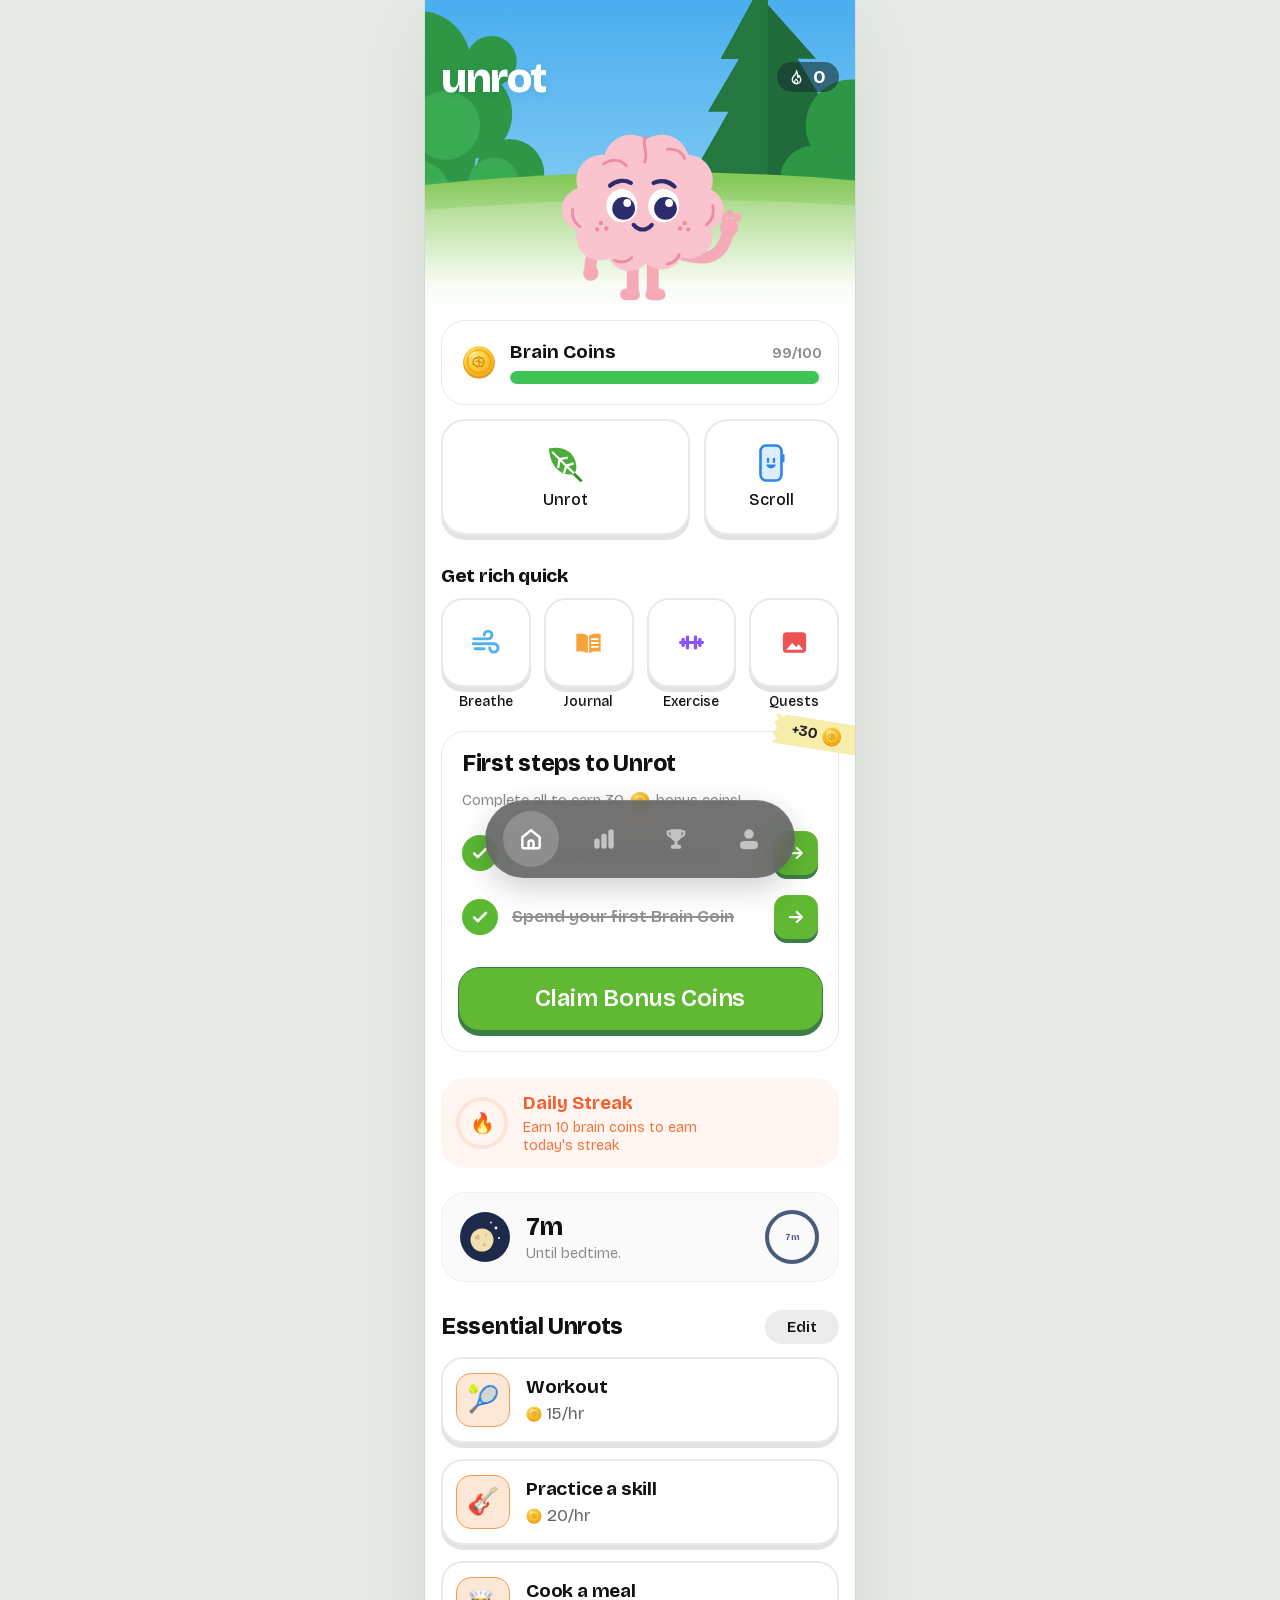
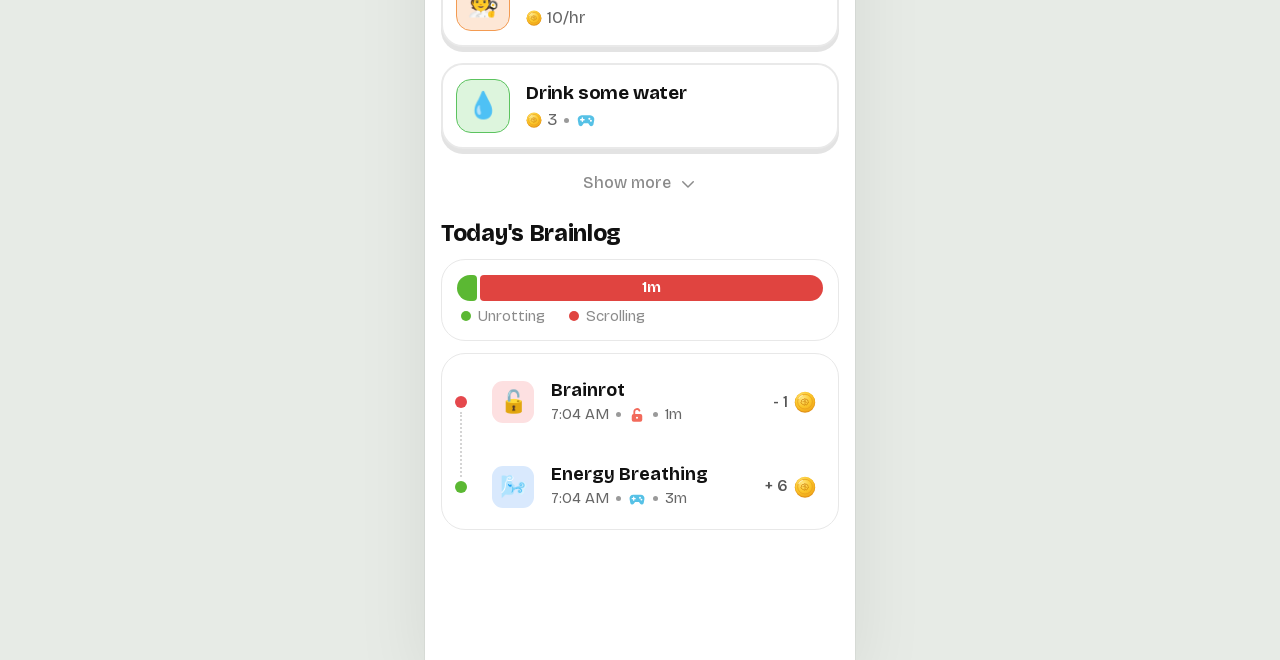
<file: unrot/index.html>
<!DOCTYPE html>
<html lang="en">
<head>
<meta charset="UTF-8" />
<meta name="viewport" content="width=device-width, initial-scale=1, viewport-fit=cover" />
<meta name="theme-color" content="#3fa9ee" />
<title>unrot</title>
<meta name="description" content="Earn Brain Coins by doing real-life things, spend them on scroll time." />
<link rel="manifest" href="manifest.webmanifest" />
<link rel="icon" type="image/png" href="icons/favicon-64.png" />
<link rel="apple-touch-icon" href="icons/apple-touch-icon.png" />
<meta name="apple-mobile-web-app-capable" content="yes" />
<meta name="mobile-web-app-capable" content="yes" />
<meta name="apple-mobile-web-app-title" content="unrot" />
<meta name="apple-mobile-web-app-status-bar-style" content="black-translucent" />
<style>
/* ============================================================
   unrot — screen-time habit app (single-file web version)
   Everything is stored in this browser's localStorage.
   ============================================================ */

/* Bricolage Grotesque (variable wght + opsz), bundled so it works offline. SIL OFL, see fonts/OFL.txt */
@font-face{
  font-family:'Bricolage Grotesque';font-style:normal;font-weight:400 800;font-stretch:100%;font-display:swap;
  src:url('fonts/bricolage-vietnamese.woff2') format('woff2');
  unicode-range:U+0102-0103, U+0110-0111, U+0128-0129, U+0168-0169, U+01A0-01A1, U+01AF-01B0, U+0300-0301, U+0303-0304, U+0308-0309, U+0323, U+0329, U+1EA0-1EF9, U+20AB;
}
@font-face{
  font-family:'Bricolage Grotesque';font-style:normal;font-weight:400 800;font-stretch:100%;font-display:swap;
  src:url('fonts/bricolage-latin-ext.woff2') format('woff2');
  unicode-range:U+0100-02BA, U+02BD-02C5, U+02C7-02CC, U+02CE-02D7, U+02DD-02FF, U+0304, U+0308, U+0329, U+1D00-1DBF, U+1E00-1E9F, U+1EF2-1EFF, U+2020, U+20A0-20AB, U+20AD-20C4, U+2113, U+2C60-2C7F, U+A720-A7FF;
}
@font-face{
  font-family:'Bricolage Grotesque';font-style:normal;font-weight:400 800;font-stretch:100%;font-display:swap;
  src:url('fonts/bricolage-latin.woff2') format('woff2');
  unicode-range:U+0000-00FF, U+0131, U+0152-0153, U+02BB-02BC, U+02C6, U+02DA, U+02DC, U+0304, U+0308, U+0329, U+2000-206F, U+20AC, U+2122, U+2191, U+2193, U+2212, U+2215, U+FEFF, U+FFFD;
}

:root{
  --green:#61b832;
  --green-d:#3d7e48;
  --green-l:#eafbdc;
  --green-t:#4ea428;
  --coin:#f6c22c;
  --red:#ff3b30;
  --red-l:#fde4e2;
  --orange:#f2602f;
  --ink:#111;
  --ink-2:#2a2a2a;
  --muted:#8b8b8b;
  --muted-2:#a7a7a7;
  --line:#e8e8e8;
  --chunk:#e3e3e3;
  --bg:#fff;
  --bg-2:#f6f6f6;
  --navy:#2c2c6c;
  --col:430px;
  --font:'Bricolage Grotesque',ui-rounded,system-ui,-apple-system,'Segoe UI',Roboto,Arial,sans-serif;
  --ios:-apple-system,BlinkMacSystemFont,'SF Pro Text','SF Pro Display','Segoe UI',Roboto,'Helvetica Neue',Arial,sans-serif;
  --safe-t:env(safe-area-inset-top,0px);
  --safe-b:env(safe-area-inset-bottom,0px);
  color-scheme:light;
}

*{box-sizing:border-box;-webkit-tap-highlight-color:transparent}
html{background:#e7ebe6}
body{
  margin:0;
  font-family:var(--font);
  font-optical-sizing:auto;
  color:var(--ink);
  background:#e7ebe6;
  -webkit-font-smoothing:antialiased;
  -moz-osx-font-smoothing:grayscale;
  line-height:1.3;
}
body.locked{overflow:hidden}
h1,h2,h3,p{margin:0}
button{font:inherit;color:inherit;background:none;border:0;padding:0;margin:0;cursor:pointer;text-align:inherit}
button:disabled{cursor:not-allowed}
input,textarea{font:inherit;color:inherit}
svg{display:block;flex:none}
[hidden]{display:none !important}
:focus-visible{outline:3px solid #7cc4f5;outline-offset:2px}

.app{
  position:relative;
  max-width:var(--col);
  min-height:100vh;
  min-height:100dvh;
  margin:0 auto;
  background:var(--bg);
  overflow-x:hidden;
  overflow-x:clip;
  box-shadow:0 0 0 1px rgba(0,0,0,.04),0 24px 70px rgba(0,0,0,.08);
}
.tab{display:none;padding-bottom:calc(130px + var(--safe-b))}
.sr-only{position:absolute;width:1px;height:1px;overflow:hidden;clip:rect(0 0 0 0);white-space:nowrap}
.tab.on{display:block;animation:tabIn .28s ease}
@keyframes tabIn{from{opacity:.4}to{opacity:1}}
.pad{padding:0 16px}

/* ---------------- shared bits ---------------- */
.h2{font-size:23px;font-weight:800;letter-spacing:-.3px;line-height:1.15}
.sec{margin:30px 0 16px}
.sec-row{display:flex;align-items:center;justify-content:space-between;margin:28px 0 13px}
.coin{display:inline-block;vertical-align:middle}
.dot{display:inline-block;width:5px;height:5px;border-radius:50%;background:#9a9a9a;margin:0 2px;flex:none}
.muted{color:var(--muted)}

.card{
  background:#fff;
  border:1.5px solid var(--line);
  border-radius:22px;
}
.chunk{
  display:block;
  background:#fff;
  border:2px solid #e9e9e9;
  border-radius:22px;
  box-shadow:0 5px 0 var(--chunk);
  transition:transform .08s ease,box-shadow .08s ease;
}
button.chunk:active:not(:disabled):not(.is-off){transform:translateY(3px);box-shadow:0 2px 0 var(--chunk)}

.btn-green{
  display:flex;align-items:center;justify-content:center;
  width:100%;height:64px;
  border:1px solid var(--green-d);border-radius:22px;
  background:var(--green);
  color:#fff;
  font-size:23px;font-weight:600;letter-spacing:-.2px;
  box-shadow:0 5px 0 var(--green-d);
  transition:transform .08s ease,box-shadow .08s ease,filter .2s;
}
.btn-green:active:not(:disabled){transform:translateY(4px);box-shadow:0 1px 0 var(--green-d)}
.btn-green:disabled{background:#c9c9c9;border-color:#a9a9a9;box-shadow:0 5px 0 #a9a9a9;color:#f4f4f4}
.btn-green.sm{height:52px;font-size:19px;border-radius:16px}
.btn-ghost{
  display:flex;align-items:center;justify-content:center;width:100%;height:56px;border-radius:18px;
  background:#f1f1f1;color:#444;font-size:18px;font-weight:600;
}
.btn-white{
  display:flex;align-items:center;justify-content:center;width:100%;height:62px;border-radius:20px;
  background:#fff;color:var(--green-d);font-size:22px;font-weight:700;box-shadow:0 5px 0 rgba(0,0,0,.14);
}
.btn-white:active{transform:translateY(4px);box-shadow:0 1px 0 rgba(0,0,0,.14)}
.pill{display:inline-flex;align-items:center;height:28px;padding:0 13px;border-radius:14px;background:#e3fdd2;color:#35701c;font-size:14px;font-weight:600;white-space:nowrap}

/* activity rows (chunky list) */
.list{display:grid;grid-template-columns:minmax(0,1fr);gap:16px}
.row{
  display:flex;align-items:center;gap:15px;width:100%;
  min-height:88px;padding:15px 14px;
}
.cat-body .list{gap:10px}
.cat-body .row{border-width:1.5px;border-color:#e0e0e0;box-shadow:0 4px 0 #dfdfdf;padding:15.5px 14.5px}
#tab-home .row{min-height:86px;padding:13px 16px 13px 13px;gap:16px}
#tab-home .row-main{gap:6px}
#tab-home .row-main b{font-size:19px}
#tab-home .row .meta{font-size:17px}
.ico{
  flex:none;display:grid;place-items:center;
  width:54px;height:54px;border-radius:15px;
  background:var(--t-bg,#eee);border:1.5px solid var(--t-bd,#ccc);
  font-size:30px;line-height:1;
}
.row-main{display:flex;flex-direction:column;gap:4px;min-width:0;flex:1 1 auto}
.row-main b{font-size:18.5px;font-weight:700;letter-spacing:-.2px;line-height:1.15}
.row .ico{font-size:26px}
.meta{display:flex;align-items:center;gap:5px;color:#666;font-size:16.5px;flex-wrap:nowrap;white-space:nowrap;min-width:0}
.row .meta .coin{width:16px;height:16px}
.meta .pad-ic{color:#56c1e6}
.meta .pad-ic svg{width:20px;height:20px}
.meta .cd{font-size:13px;color:#6b6b6b;min-width:0;overflow:hidden;text-overflow:ellipsis}
.meta .dot:has(+ .cd){width:4px;height:4px;background:#b0b0b0}
.row.is-off{cursor:default;border-color:#eee;box-shadow:0 5px 0 #efefef}
.row.is-off .ico{opacity:.5}
.row.is-off b{color:#707070}
.row.is-off .meta .coin,.row.is-off .meta .pad-ic{opacity:.45}
.row.is-off .meta>span:first-of-type{color:#b4b4b4}

/* ---------------- home ---------------- */
.hero{position:relative;height:318px;overflow:hidden}
.hero .scene{position:absolute;inset:0;width:100%;height:100%}
.wordmark{
  position:absolute;left:16px;top:calc(var(--safe-t) + 57px);
  font-size:43px;font-weight:800;color:#fff;letter-spacing:-1.5px;line-height:1;
  text-shadow:0 2px 10px rgba(0,60,120,.12);
}
.streak-pill{
  position:absolute;right:16px;top:calc(var(--safe-t) + 62px);
  display:flex;align-items:center;gap:8px;height:30px;padding:0 13px 0 11px;border-radius:16px;
  background:rgba(22,52,52,.62);color:#fff;font-size:19px;font-weight:700;
}
.streak-pill svg{width:17px;height:17px}
.hero-mascot{position:absolute;left:50%;top:calc(var(--safe-t) + 122px);width:182px;transform:translateX(-49%)}
.hero-mascot svg{width:100%;height:auto;overflow:visible}

.coins-card{display:flex;align-items:center;gap:14px;padding:19px 16px 20px 20px;margin-top:2px;border-width:1.5px;border-radius:24px}
.coins-card .coin{width:34px;height:34px}
.cc-body{flex:1;min-width:0}
.cc-top{display:flex;justify-content:space-between;align-items:baseline;margin-bottom:6px}
.cc-top b{font-size:19px;font-weight:700}
.cc-top span{font-size:15px;color:#8b8b8b;font-weight:600}
.bar{height:13px;border-radius:7px;background:#ececec;overflow:hidden}
.bar i{display:block;height:100%;border-radius:7px;background:#3ec455;transition:width .6s cubic-bezier(.2,.8,.2,1)}

.tiles{display:grid;grid-template-columns:213fr 116fr;gap:14px;margin-top:14px}
.tile{display:flex;flex-direction:column;align-items:center;justify-content:center;gap:6px;height:116px;border-radius:24px}
.tile svg{width:42px;height:42px}
.tile span{font-size:16px;font-weight:500}

.quick{display:grid;grid-template-columns:repeat(4,1fr);gap:13px}
.quick button{display:flex;flex-direction:column;align-items:center;gap:6px}
.quick .sq{display:grid;place-items:center;width:100%;aspect-ratio:1;border-radius:22px}
.quick .sq svg{width:31px;height:31px}
.quick span{font-size:14px;font-weight:500}
.quick-h{font-size:19px;margin-bottom:11px}

.steps-card{position:relative;margin-top:20px;padding:18px 20px 20px;border-radius:24px}
.steps-card h3{font-size:23px;font-weight:800;letter-spacing:-.3px;line-height:1.2}
.steps-card p{margin:13px 0 10px;font-size:15px;color:#8b8b8b;display:flex;align-items:center;gap:6px;flex-wrap:wrap}
.step{display:flex;align-items:center;gap:14px;padding:10px 0}
.step .ck{display:grid;place-items:center;width:36px;height:36px;border-radius:50%;background:#e9e9e9;color:#fff;flex:none}
.step.done .ck{background:#5bb833;color:#fff;text-decoration:none}
.step .ck svg{width:20px;height:20px}
.step span{flex:1;min-width:0;font-size:17px;font-weight:600;white-space:nowrap;overflow:hidden;text-overflow:ellipsis}
.step.done span{color:#8f8f8f;text-decoration:line-through;text-decoration-thickness:2px}
.go{display:grid;place-items:center;width:44px;height:44px;border-radius:13px;background:var(--green);color:#fff;box-shadow:0 4px 0 var(--green-d);flex:none}
.go:active{transform:translateY(3px);box-shadow:0 1px 0 var(--green-d)}
.go svg{width:20px;height:20px}
.step .go{margin-left:26px}
.steps-card .btn-green{width:calc(100% + 9px);margin:18px -4.5px 0;height:64px;font-size:24px}
.tape{
  position:absolute;right:-30px;top:-12px;transform:rotate(9deg);
  display:flex;align-items:center;gap:5px;padding:5px 26px 5px 18px;
  background:#f8eeac;color:#222;font-size:15px;font-weight:700;
  clip-path:polygon(0 8%,4% 0,8% 10%,12% 0,100% 0,96% 18%,100% 32%,96% 50%,100% 66%,96% 82%,100% 100%,0 100%,4% 84%,0 66%,4% 50%,0 32%,4% 16%);
  box-shadow:0 2px 6px rgba(0,0,0,.08);
}

.streak-card{display:flex;align-items:center;gap:14px;margin-top:26px;padding:13px 14px;border-radius:24px;background:#fff6f2}
.streak-card .ring{position:relative;width:54px;height:54px;flex:none}
.streak-card .ring svg{width:54px;height:54px}
.streak-card .ring .em{position:absolute;inset:0;display:grid;place-items:center;font-size:20px}
.streak-card .st b{display:block;font-size:18.5px;font-weight:700;color:var(--orange)}
.streak-card .st span{display:block;margin-top:4px;max-width:200px;font-size:14px;color:#f0743e;line-height:1.3}
.streak-card.done{background:#f0fbe9}
.streak-card.done .st b{color:#43a41d}
.streak-card.done .st span{color:#5bb833}

.bed-card{display:flex;align-items:center;gap:16px;width:100%;margin-top:24px;padding:16px 18px;border-radius:24px;background:#fafafa;border:1.5px solid #f0f0f0;text-align:left}
.moon{width:50px;height:50px;flex:none}
.bed-card .t{flex:1;min-width:0}
.bed-card b{display:block;font-size:25px;font-weight:800;letter-spacing:-.4px}
.bed-card .t>span{display:block;font-size:14.5px;color:#8b8b8b;margin-top:2px}
.bed-ring{position:relative;width:56px;height:56px;flex:none}
.bed-ring svg{width:56px;height:56px;transform:rotate(-90deg)}
.bed-ring em{position:absolute;inset:0;display:grid;place-items:center;font-style:normal;font-size:9.5px;font-weight:700;color:#4a5a7d}

.pill-btn{height:34px;padding:0 22px;border-radius:17px;background:#ececec;font-size:15px;font-weight:600}
.more{display:flex;align-items:center;justify-content:center;gap:8px;margin:18px auto 0;padding:6px 14px;font-size:16px;font-weight:500;color:#8b8b8b}
.more svg{width:18px;height:18px;transition:transform .2s}
.more.open svg{transform:rotate(180deg)}

.log-bar{padding:15px 15px 14px;border-radius:24px}
.split{display:flex;gap:3px;height:26px}
.split i{display:flex;align-items:center;justify-content:center;min-width:20px;border-radius:4px;color:#fff;font-style:normal;font-size:15px;font-weight:700;overflow:hidden;white-space:nowrap}
.split i:first-child{border-top-left-radius:13px;border-bottom-left-radius:13px}
.split i:last-child{border-top-right-radius:13px;border-bottom-right-radius:13px}
.split .g{background:#5bb833}
.split .r{background:#e04440}
.split .e{background:#eee;flex:1}
.legend{display:flex;gap:28px;margin-top:12px;padding-left:6px;font-size:17px;color:#8b8b8b}
.legend span{display:flex;align-items:center;gap:8px}
.legend span::before{content:"";width:11px;height:11px;border-radius:50%;background:var(--c)}
.log-bar .legend{gap:24px;margin-top:6px;padding-left:4px;font-size:15px}
.log-bar .legend span{gap:7px}
.log-bar .legend span::before{width:10px;height:10px}
.timeline{margin-top:12px;padding:6px 22px 0 16px;border-radius:24px}
.tl{position:relative;display:flex;align-items:center;gap:17px;padding:20px 0 20px 34px}
.tl::before{content:"";position:absolute;left:-3px;top:50%;width:12px;height:12px;margin-top:-6px;border-radius:50%;background:var(--c)}
.tl:not(:last-child)::after{content:"";position:absolute;left:2px;top:calc(50% + 10px);height:calc(100% - 20px);border-left:2px dotted #d4d4d4}
.tl .ico{width:42px;height:42px;border:0;border-radius:11px;font-size:22px}
.tl .tx{flex:1;min-width:0}
.tl b{display:block;font-size:18px;font-weight:700;line-height:1.15;overflow:hidden;text-overflow:ellipsis}
.tl .meta{font-size:15px;margin-top:4px;overflow:hidden}
.tl .meta .tm{min-width:0;overflow:hidden;text-overflow:ellipsis}
.tl .meta svg{width:18px;height:18px}
.tl .amt{display:flex;align-items:center;gap:6px;font-size:16px;font-weight:500;color:#555;white-space:nowrap}
.tl .amt .coin{width:22px;height:22px}
.empty{padding:22px 8px;text-align:center;color:#9a9a9a;font-size:16px}

/* ---------------- stats ---------------- */
.reclaim{padding:calc(var(--safe-t) + 58px) 24px 0;text-align:center;font-size:25px;line-height:1.2;font-weight:500;letter-spacing:-.3px}
.reclaim strong{color:#5bb833;font-weight:800}
.bank{position:relative;margin-top:46px;aspect-ratio:343/240;border-radius:22px;overflow:hidden;color:#fff;box-shadow:0 10px 30px rgba(40,120,60,.18)}
.bank .scene{position:absolute;inset:0;width:100%;height:100%}
.bank .bn{position:absolute;left:12px;top:16px;font-size:16px;font-weight:700;letter-spacing:.1px}
.bank .chip{position:absolute;right:12px;top:20px;width:36px;height:29px}
.bank .bm{position:absolute;left:50%;top:30%;width:28%;transform:translateX(-50%)}
.bank .bm svg{width:100%;height:auto}
.bank .ch{position:absolute;left:12px;right:120px;bottom:14px}
.bank .ch small{display:block;font-size:11px;font-weight:500;opacity:.95;letter-spacing:.2px}
.bank .ch b{display:block;margin-top:2px;font-size:16px;font-weight:600;white-space:nowrap;overflow:hidden;text-overflow:ellipsis}
.bank .num{position:absolute;right:12px;bottom:15px;font-size:16px;font-weight:600;letter-spacing:.3px}
.life{margin-top:26px;padding:16px 20px;border-radius:22px;background:#f7f7f7}
.life .top{display:flex;justify-content:space-between;gap:10px;align-items:baseline}
.life small{font-size:13.5px;font-weight:600;color:#8b8b8b;letter-spacing:.3px}
.life em{font-style:normal;color:#5bb833;font-size:14px;font-weight:500;text-align:right}
.life .v{display:flex;align-items:center;gap:9px;margin-top:8px;font-size:27px;font-weight:800}
.life .v .coin{width:22px;height:22px}
.big-h{font-size:22px;font-weight:700;letter-spacing:-.2px;line-height:1.2;margin:56px 0 18px}
.seg2{display:grid;grid-template-columns:1fr 1fr;gap:6px}
.seg2 button{height:36px;border-radius:18px;font-size:14px;font-weight:600;color:#666;text-align:center}
.seg2 button.on{background:#eefbe3;color:var(--green-t)}
.pu-list{display:grid;gap:12px;margin-top:16px}
.pu{display:flex;align-items:center;gap:14px;padding:16px;border-radius:22px;background:#f7f7f7}
.pu .ico{width:54px;height:54px;border:0;border-radius:14px}
.pu .tx{flex:1;min-width:0}
.pu b{display:block;font-size:16px;font-weight:700}
.pu .tx>span{display:block;font-size:13px;color:#7f7f7f;margin-top:2px}
.pu .amt{display:flex;align-items:center;gap:6px;font-size:17px;font-weight:700}
.pu .amt .coin{width:18px;height:18px}

.patterns{display:flex;gap:13px;margin:0 -16px;padding:2px 16px 8px;overflow-x:auto;scroll-snap-type:x proximity;scroll-padding-inline:16px;scrollbar-width:none}
.pcol{display:flex;flex-direction:column;gap:15px;width:142px;flex:none;scroll-snap-align:start}
.patterns::-webkit-scrollbar{display:none}
.pc{display:flex;flex-direction:column;justify-content:space-between;padding:22px 20px 20px;border-radius:22px;background:var(--pc)}
.pc.tall{height:184px}
.pc.short{display:grid;grid-template-columns:auto 1fr;align-content:center;align-items:start;column-gap:8px;padding:0 8px 0 14px;height:81px}
.pc .em{font-size:25px;line-height:1}
.pc .em svg:not(.coin){width:28px;height:28px}
.pc.short .em{font-size:22px;line-height:23px}
.pc .em .coin{width:28px;height:28px}
.pc b{display:block;font-size:20px;font-weight:700;line-height:1.15;letter-spacing:-.2px}
.pc .lab{display:block;font-size:12.5px;color:#9a9a9a;margin-top:3px;line-height:1.15}
.pc small{display:block;font-size:9.5px;color:#9a9a9a;margin-top:3px}
.pc.short .tx{display:flex;flex-direction:column;align-items:flex-start;text-align:left;min-width:0}
.pc.short b{font-size:20px;white-space:nowrap;line-height:23px}
.pc.short .lab{font-size:11.5px;margin-left:4px}
.pc .vrow{display:flex;align-items:center;gap:6px}
.pc .vrow .coin{width:20px;height:20px}

.chart{margin-top:20px;padding:20px 20px 18px;border:2px solid #ececec;border-radius:24px}
.big-h+.chart{margin-top:12px}
.chart .hd{display:flex;justify-content:space-between;align-items:center;gap:8px}
.chart .ttl{font-size:15px;font-weight:700;color:#8a8a8a}
.badge{display:flex;align-items:center;gap:7px}
.badge .ar{display:grid;place-items:center;width:22px;height:22px;border-radius:50%;background:var(--bc);color:#fff}
.badge .ar svg{width:12px;height:12px}
.badge b{display:block;font-size:18px;font-weight:800;line-height:1}
.badge small{display:block;font-size:10px;color:#333;margin-top:2px}
.chart .vrow{display:flex;justify-content:space-between;align-items:center;gap:8px;margin-top:5px}
.chart .val{display:flex;align-items:center;gap:10px;font-size:35px;line-height:1.15;font-weight:800;letter-spacing:-1px}
.chart .val .vi{width:32px;height:32px;display:grid;place-items:center}
.chart .val .vi svg{width:32px;height:32px}
.seg{display:flex;padding:3.5px;border-radius:17px;background:#e7e6eb}
.seg button{height:26px;padding:0 14.5px;border-radius:13px;font-size:13px;font-weight:600;color:#8b8b8b}
.seg button.on{background:#fff;color:#111;box-shadow:0 1px 3px rgba(0,0,0,.08)}
.nav{display:flex;align-items:center;justify-content:space-between;margin:7px -10px 0}
.nav button{display:grid;place-items:center;width:28px;height:28px;color:#8a8a8a}
.nav button:disabled{opacity:.35}
.nav button svg{width:18px;height:18px}
.nav span{font-size:13px;font-weight:600}
.plot{position:relative;display:flex;gap:6px;height:164px;padding-top:8px}
.plot .cols{position:relative;flex:1;display:grid;grid-template-columns:repeat(var(--n),1fr);column-gap:var(--gap,10px);align-items:end}
.plot .grid{position:absolute;left:0;right:0;border-top:1px solid #f1f1f1}
.plot .colw{position:relative;display:flex;flex-direction:column;justify-content:flex-end;align-items:stretch;height:100%;padding-bottom:16px}
.plot .b{border-radius:var(--br,10px);background:var(--c);min-height:4px;transition:height .45s cubic-bezier(.2,.8,.2,1)}
.plot .b.z{background:var(--p);height:2px !important;min-height:0;border-radius:1px}
.plot .lb{position:absolute;left:50%;bottom:0;transform:translateX(-50%);font-size:9.5px;line-height:12px;color:#9a9a9a;white-space:nowrap}
.plot .axis{position:relative;width:22px;font-size:9.5px;color:#9a9a9a}
.plot .axis span{position:absolute;right:0;transform:translateY(50%)}
.cal-link{display:flex;align-items:center;gap:8px;width:100%;margin-top:36px;padding:19px 16px;border-radius:22px}
.cal-link .em{font-size:26px;line-height:1}
.cal-link b{flex:1;font-size:18px;font-weight:700}
.cal-link svg{width:26px;height:26px;color:#777}

/* ---------------- challenges ---------------- */
.ch-title{padding:calc(var(--safe-t) + 58px) 24px 0;font-size:35px;font-weight:800;letter-spacing:-.5px}
.ch-label{margin:29px 24px 16px;font-size:14px;font-weight:600;color:#7a7a7a;letter-spacing:.4px}
.ch-card{position:relative;display:block;width:calc(100% - 48px);margin:0 24px;height:180px;border-radius:26px;overflow:hidden;color:#fff;text-align:left}
.ch-card .scene{position:absolute;inset:0;width:100%;height:100%}
.ch-card .tx{position:absolute;left:20px;bottom:21px}
.ch-card b{display:block;font-size:24px;font-weight:800;line-height:1.2;letter-spacing:-.3px}
.ch-card .tx>span{display:block;margin-top:9px;font-size:14px;font-weight:500;line-height:1.2}
.ch-card .bm{position:absolute;right:32px;bottom:13px;width:34%}
.ch-card .bm svg{width:100%;height:auto}
.ch-card .prog{position:absolute;left:20px;right:20px;bottom:9px;height:6px;border-radius:3px;background:rgba(255,255,255,.35)}
.ch-card .prog i{display:block;height:100%;border-radius:4px;background:#fff}
.soon{display:flex;flex-direction:column;align-items:center;gap:6px;margin-top:64px;color:#606060;font-size:18px;font-weight:600}
.soon svg{width:40px;height:40px}

/* ---------------- settings (iOS look) ---------------- */
.tab-settings{background:#f4f4f4;font-family:var(--ios);padding-bottom:calc(175px + var(--safe-b))}
.set-bar{
  position:sticky;top:0;z-index:5;
  padding:calc(var(--safe-t) + 52px) 16px 21px;text-align:center;
  font-size:17px;font-weight:600;letter-spacing:-.2px;
  background:#f4f4f4;
  opacity:0;pointer-events:none;transition:opacity .18s;
}
.set-bar.show{opacity:1}
.set-title{margin-top:calc(-95px - var(--safe-t));padding:calc(var(--safe-t) + 99px) 16px 0;font-size:34px;font-weight:700;letter-spacing:.2px}
.set-h{margin:27px 16px 22px;font-size:20px;font-weight:600}
.set-title+.set-h{margin-top:22px}
.group{margin:0 16px;border-radius:22px;background:#fff;overflow:hidden}
.srow{position:relative;display:flex;align-items:center;gap:10px;width:100%;min-height:74px;padding:14px 16px 14px 20px;text-align:left}
.srow+.srow::before{content:"";position:absolute;left:72px;right:0;top:0;border-top:.5px solid #d9d9d9}
.srow:active{background:#f2f2f2}
.si{display:grid;place-items:center;width:42px;height:42px;border-radius:11px;background:var(--sb);font-size:24px;flex:none}
.srow .tx{flex:1;min-width:min-content}
.srow b{display:block;font-size:17.5px;font-weight:500;letter-spacing:-.2px}
.srow small{display:block;margin-top:3px;font-size:13px;color:#8a8a8a;line-height:1.2}
.srow .val{font-size:17px;color:#8a8a8a;white-space:nowrap;min-width:0;overflow:hidden;text-overflow:ellipsis}
.srow .val.sb{font-size:14.5px;font-weight:600}
.srow .chev{display:block;width:18px;height:18px;margin-left:-5px;color:#9b9b9b;flex:none}
.chev svg{width:100%;height:100%}
.srow.danger b{color:#ff3b30}
.spill{display:inline-flex;align-items:center;height:25px;padding:0 11px;border-radius:8px;background:#e4f3db;color:#58b40f;font-size:14px;font-weight:600;white-space:nowrap}
.apps-stack{display:flex;align-items:center}
.apps-stack i{width:21px;height:21px;border-radius:6px;margin-left:-7px;border:1px solid #fff;display:grid;place-items:center;color:#fff;font-style:normal;font-size:12px;font-weight:700}
.apps-stack i:first-child{margin-left:0}
.apps-stack span{margin-left:3px;font-size:15px;font-weight:700}
.note{position:relative;display:flex;gap:10px;align-items:center;margin:0;padding:13px 18px 10px;color:#8a8a8a;font-size:13px;line-height:1.2;background:#fff}
.note::before{content:"";position:absolute;left:72px;right:0;top:0;border-top:.5px solid #d9d9d9}
.note svg{width:16px;height:16px;margin:0 0 0 6px;color:#9a9a9a;flex:none}
.toggle{position:relative;width:62px;height:28px;border-radius:14px;background:#e3e3e3;flex:none;transition:background .2s}
.toggle::after{content:"";position:absolute;left:2px;top:2px;width:37px;height:24px;border-radius:12px;background:#fff;box-shadow:0 1px 2px rgba(0,0,0,.12);transition:transform .2s}
.toggle[aria-checked="true"]{background:#34c759}
.toggle[aria-checked="true"]::after{transform:translateX(21px)}

/* ---------------- tab bar ---------------- */
.tabbar{
  position:fixed;left:50%;bottom:calc(var(--safe-b) + 22px);z-index:40;
  display:grid;grid-template-columns:repeat(4,1fr);align-items:center;
  width:min(310px,calc(100vw - 64px));height:78px;padding:0 10px;transform:translateX(-50%);
  border-radius:39px;background:rgba(92,92,92,.86);
  backdrop-filter:blur(18px) saturate(1.4);-webkit-backdrop-filter:blur(18px) saturate(1.4);
  box-shadow:0 10px 30px rgba(0,0,0,.18),inset 0 1px 0 rgba(255,255,255,.12);
}
.tabbar button{display:grid;place-items:center;height:56px;width:56px;margin:auto;border-radius:50%;color:#c3c3c3;transition:background .2s,color .2s}
.tabbar button svg{width:26px;height:26px}
.tabbar button.on{background:rgba(255,255,255,.2);color:#fff}

/* ---------------- sheets ---------------- */
.sheet{
  position:fixed;top:0;bottom:0;left:0;right:0;z-index:60;
  width:min(100%,var(--col));margin:0 auto;
  transform:translateY(100%);
  background:#fff;overflow-y:auto;overflow-x:hidden;overscroll-behavior:contain;
  transition:transform .38s cubic-bezier(.2,.8,.2,1);
  display:flex;flex-direction:column;
}
.sheet.open{transform:none}
.sheet:focus,.panel:focus{outline:none}
.x-btn{
  position:absolute;right:20px;top:calc(var(--safe-t) + 48px);z-index:3;
  display:grid;place-items:center;width:36px;height:36px;border-radius:50%;
  background:rgba(0,0,0,.13);color:#fff;
}
.x-btn svg{width:25px;height:25px}
.x-btn svg path{stroke-width:2.2}
.sheet>.x-btn{position:sticky;top:calc(var(--safe-t) + 48px);right:auto;flex:none;align-self:flex-end;margin:calc(var(--safe-t) + 48px) 20px calc(-84px - var(--safe-t)) 0}
.cat-head{position:relative;flex:none;height:270px;background:var(--hb)}
.cat-head,.act-head{overflow-x:clip}
.cat-head.compact{height:139px}
.curve{position:absolute;left:-11%;right:-11%;bottom:-1px;height:40px;border-radius:50% 50% 0 0/100% 100% 0 0;background:#fff}
.cat-mascot{position:absolute;left:50%;bottom:-28px;width:164px;transform:translateX(-50%);z-index:2}
.cat-head.compact .cat-mascot{bottom:-45px;width:172px}
.cat-mascot svg{width:100%;height:auto;overflow:visible}
.cat-body{flex:1;padding:52px 16px calc(40px + var(--safe-b))}
.cat-head.compact+.cat-body{padding-top:54px}
.cat-body h1{text-align:center;font-size:26px;font-weight:800;letter-spacing:-.2px;line-height:1.25}
.cat-body .sub{margin:6px auto 24px;max-width:320px;text-align:center;color:#858585;font-size:16px;line-height:1.22}

.act-head{position:relative;flex:none;height:250px;background:var(--green)}
.act-head .curve{left:-7%;right:-7%;height:72px}
.act-emoji{position:absolute;left:50%;bottom:24px;transform:translateX(-50%);font-size:88px;line-height:1;z-index:2}
.circ{position:absolute;top:calc(var(--safe-t) + 62px);z-index:3;display:grid;place-items:center;width:40px;height:40px;border-radius:50%;background:rgba(255,255,255,.22);color:#fff}
.circ svg{width:22px;height:22px}
.circ.l{left:22px}
.circ.r{right:20px;top:calc(var(--safe-t) + 65px);width:34px;height:34px}
.circ.r svg{width:18px;height:18px}
.act-body{flex:1;padding:0 16px 28px}
.act-body h1{text-align:center;font-size:28px;font-weight:800;letter-spacing:-.4px;line-height:1.1}
.stats3{display:grid;grid-template-columns:1fr 1fr 1fr;margin:16px -16px 32px}
.stats3>div{display:flex;flex-direction:column;align-items:center;gap:2px;padding:2px 0}
.stats3>div+div{border-left:1px solid #d6d6d6}
.stats3 b{display:flex;align-items:center;gap:8px;font-size:18px;font-weight:700}
.stats3 b .coin{width:13px;height:13px}
.stats3 span{font-size:13px;color:#7f7f7f}
.opt{display:flex;align-items:center;gap:14px;width:100%;padding:12px 15px;margin-bottom:16px;border-color:#dedede;border-radius:24px}
.opt .ico{width:44px;height:44px;border:0;border-radius:12px;background:#e3fdd6;color:#888}
.opt .ico svg{width:24px;height:24px}
.opt .tx{flex:1;min-width:0}
.opt b{display:block;font-size:17px;font-weight:700;line-height:1.25}
.opt .tx>span{display:flex;align-items:center;gap:5px;margin-top:3px;font-size:13px;color:#7f7f7f;line-height:1.2}
.opt .pill{font-style:normal;flex:none}
.opt span .coin{width:13px;height:13px}
.opt .chev{display:block;width:16px;height:16px;color:#8a8a8a;flex:none}
@media (max-width:360px){.opt{gap:10px;padding:12px}.opt .pill{padding:0 10px}}
.act-foot{position:sticky;bottom:0;padding:24px 16px max(44px, calc(var(--safe-b) + 10px));background:linear-gradient(rgba(255,255,255,0),#fff 20px)}
.link-green{display:flex;align-items:center;justify-content:center;gap:7px;width:100%;margin-bottom:8px;color:#58b22d;font-size:16px;font-weight:600}
.link-green svg{width:18px;height:18px}

/* quest (photo) */
.q-top{display:flex;align-items:center;justify-content:space-between;gap:10px;padding:calc(var(--safe-t) + 55px) 18px 0}
.q-top h2{font-family:var(--ios);font-size:17px;font-weight:400;text-align:center;flex:1}
.q-info{display:grid;place-items:center;width:28px;height:28px;color:#8a8a8a}
.q-info svg{width:28px;height:28px}
.q-x{display:grid;place-items:center;width:28px;height:28px;border-radius:50%;background:#8e8e93;color:#fff}
.q-x svg{width:16px;height:16px}
.q-chat{display:flex;align-items:center;gap:30px;padding:22px 20px 0}
.q-chat .bm{width:82px;flex:none}
.q-chat .bm svg{width:100%;height:auto}
.bubble{flex:0 1 auto;max-width:180px;padding:16px;border:1.5px solid #d4d4d4;border-radius:32px;font-size:18.5px;font-weight:500;line-height:1.3;letter-spacing:-.2px}
.q-art{position:relative;flex:none;align-self:center;width:min(calc(100% - 48px), calc(100dvh - 400px - var(--safe-t) - var(--safe-b)));margin:60px 0 0;aspect-ratio:1/1;border-radius:52px;overflow:hidden;background:#7fd99a}
.q-art .scene{position:absolute;inset:0;width:100%;height:100%}
.q-art .em{position:absolute;inset:0;display:grid;place-items:center;font-size:120px;line-height:1}
.q-art img{position:absolute;inset:0;width:100%;height:100%;object-fit:cover}
.q-foot{margin-top:auto;padding:30px 16px max(44px, calc(var(--safe-b) + 10px))}

/* run screens */
.run{flex:1;display:flex;flex-direction:column;align-items:center;padding:calc(var(--safe-t) + 70px) 24px calc(30px + var(--safe-b));color:#fff;text-align:center;background:var(--rb,var(--green))}
.run h1{margin-top:22px;font-size:32px;font-weight:800}
.run p{margin-top:8px;font-size:17px;opacity:.92}
.ringbox{position:relative;width:250px;height:250px;margin-top:10px}
.ringbox svg{width:250px;height:250px;transform:rotate(-90deg)}
.ringbox .c{position:absolute;inset:0;display:flex;flex-direction:column;align-items:center;justify-content:center}
.ringbox .c .e{font-size:64px;line-height:1}
.ringbox .c b{margin-top:8px;font-size:40px;font-weight:800;font-variant-numeric:tabular-nums;letter-spacing:-.5px}
.run .earned{display:flex;align-items:center;gap:8px;margin-top:20px;padding:10px 18px;border-radius:20px;background:rgba(255,255,255,.2);font-size:20px;font-weight:700}
.run .earned .coin{width:24px;height:24px}
.run .spacer{flex:1;min-height:30px}
.run .btn-white{max-width:380px}
.run .lnk{margin-top:16px;font-size:16px;font-weight:600;opacity:.9;text-decoration:underline;text-underline-offset:3px}

.breath{position:relative;display:grid;place-items:center;width:260px;height:260px;margin-top:24px}
.breath .orb{position:absolute;width:120px;height:120px;border-radius:50%;background:radial-gradient(circle at 40% 35%,#fff,#d7f0fc 55%,#a5dcf6);box-shadow:0 0 0 18px rgba(255,255,255,.18),0 0 0 40px rgba(255,255,255,.1);transform:scale(.8);transition-property:transform;transition-timing-function:ease-in-out}
.breath .lbl{position:relative;font-size:22px;font-weight:700;color:#1f6a95}
.breath .lbl small{display:block;text-align:center;font-size:30px;font-weight:800;margin-top:2px}

.counter{display:flex;flex-direction:column;align-items:center;width:100%}
.pad-btn{display:grid;place-items:center;width:240px;height:240px;margin-top:20px;border-radius:50%;background:#fff;color:#e5484d;box-shadow:0 8px 0 rgba(0,0,0,.12);font-size:16px;font-weight:700}
.pad-btn:active{transform:translateY(5px);box-shadow:0 3px 0 rgba(0,0,0,.12)}
.pad-btn b{display:block;font-size:84px;line-height:1;font-weight:800;color:#222}
.pm{display:flex;gap:16px;margin-top:22px}
.pm button{width:56px;height:56px;border-radius:50%;background:rgba(255,255,255,.25);color:#fff;font-size:28px;font-weight:700;text-align:center}

.journal textarea{width:100%;min-height:180px;margin-top:16px;padding:16px;border:2px solid #ececec;border-radius:20px;font-size:18px;line-height:1.4;resize:vertical;background:#fcfcfc}
.journal textarea:focus{outline:none;border-color:#f2c987;background:#fff}
.prompt{padding:18px;border-radius:20px;background:#fff7e6;font-size:19px;font-weight:600;line-height:1.3}
.moods{display:flex;justify-content:space-between;gap:6px;margin-top:16px}
.moods button{flex:1;padding:10px 0;border-radius:16px;border:2px solid #eee;font-size:30px;text-align:center;line-height:1}
.moods button small{display:block;margin-top:6px;font-size:11.5px;color:#777}
.moods button.on{border-color:#f2a061;background:#fff3ea}

/* ---------------- panels (bottom pickers) ---------------- */
.backdrop{position:fixed;inset:0;z-index:80;background:rgba(0,0,0,.35);opacity:0;transition:opacity .25s}
.backdrop.open{opacity:1}
.panel{
  position:fixed;left:0;right:0;bottom:0;z-index:81;
  width:min(100%,var(--col));margin:0 auto;max-height:86vh;overflow-y:auto;
  padding:10px 16px calc(24px + var(--safe-b));
  border-radius:28px 28px 0 0;background:#fff;
  transform:translateY(100%);transition:transform .32s cubic-bezier(.2,.8,.2,1);
}
.panel.open{transform:none}
.panel .grab{width:40px;height:5px;margin:0 auto 14px;border-radius:3px;background:#ddd}
.panel h3{font-size:22px;font-weight:800;letter-spacing:-.2px;text-align:center}
.panel .psub{margin:8px 0 0;text-align:center;font-size:15px;color:#8a8a8a;line-height:1.35}
.panel .body{margin-top:18px}
.panel .body p{font-size:16px;line-height:1.45;color:#444;margin-bottom:12px}
.choice{display:flex;align-items:center;gap:14px;width:100%;padding:14px 16px;margin-bottom:10px;border:2px solid #eee;border-radius:18px;font-size:18px;font-weight:600}
.choice .r{margin-left:auto;display:flex;align-items:center;gap:6px;color:#7f7f7f;font-weight:500;font-size:16px}
.choice .r .coin{width:18px;height:18px}
.choice.on{border-color:var(--green);background:#f3fbec}
.choice:disabled{opacity:.45}
.choice .ai{display:grid;place-items:center;width:34px;height:34px;border-radius:9px;color:#fff;font-size:15px;font-weight:800;flex:none}
.choice .box{margin-left:auto;display:grid;place-items:center;width:26px;height:26px;border-radius:50%;border:2px solid #d4d4d4;color:#fff}
.choice.on .box{background:var(--green);border-color:var(--green)}
.choice .box svg{width:14px;height:14px}
.field{width:100%;height:56px;padding:0 16px;border:2px solid #ececec;border-radius:16px;font-size:19px;background:#fafafa}
.field:focus{outline:none;border-color:var(--green);background:#fff}
.field-time{font-size:28px;text-align:center;height:70px}
.panel .btn-green{margin-top:18px}
.panel .btn-ghost{margin-top:10px}
.p-mascot{width:112px;margin:4px auto 14px}
.p-mascot svg{width:100%;height:auto;overflow:visible}
.panel .choice .ic{font-size:24px;line-height:1}
.panel .choice small{display:block;margin-top:2px;font-size:14px;font-weight:500;color:#8a8a8a}
.panel .choice .chev{width:18px;height:18px;margin-left:auto;color:#9b9b9b;flex:none}
.cal-grid{display:grid;grid-template-columns:repeat(7,1fr);gap:6px;text-align:center}
.cal-grid .wd{font-size:13px;color:#9a9a9a;font-weight:600;padding-bottom:4px}
.cal-grid button{position:relative;aspect-ratio:1;border-radius:12px;font-size:15px;font-weight:600;background:#f6f6f6}
.cal-grid button.g{background:#e3f6d8;color:#2f7d17}
.cal-grid button.r{background:#fde3e1;color:#b8231c}
.cal-grid button.t{outline:2px solid #111;outline-offset:-2px}
.cal-grid button.sel{background:#111;color:#fff}
.cal-grid button:disabled{background:none;color:#ccc}
.cal-nav{display:flex;align-items:center;justify-content:space-between;margin:4px 0 14px}
.cal-nav button{width:36px;height:36px;display:grid;place-items:center;color:#777}
.cal-nav button svg{width:22px;height:22px}
.cal-nav b{font-size:18px}
.day-list{margin-top:16px}
.day-list .tl{padding-top:10px;padding-bottom:10px}
.ch-days{display:grid;grid-template-columns:repeat(7,1fr);gap:8px;margin:16px 0 6px}
.ch-days i{display:grid;place-items:center;aspect-ratio:1;border-radius:50%;background:#f0f0f0;font-style:normal;font-size:13px;font-weight:700;color:#999}
.ch-days i.d{background:#5bb833;color:#fff}
.ch-days i.t{outline:2px solid #5bb833;outline-offset:1px}
.ch-days i.m{background:#fde3e1;color:#d0453f}

/* purchase animation */
.buy{position:fixed;inset:0;z-index:95;display:flex;flex-direction:column;align-items:center;justify-content:center;padding:24px;background:rgba(14,22,18,.78);backdrop-filter:blur(6px);-webkit-backdrop-filter:blur(6px);opacity:0;transition:opacity .25s}
.buy.open{opacity:1}
.term{position:relative;width:180px;height:120px;border-radius:24px;background:#2b2f36;box-shadow:0 14px 30px rgba(0,0,0,.35);display:grid;place-items:center}
.term .scr{width:140px;height:64px;border-radius:12px;background:#11151b;color:#9fb3c8;display:grid;place-items:center;font-size:15px;font-weight:700;letter-spacing:.3px;transition:background .25s,color .25s}
.term.ok .scr{background:#2fbf5b;color:#fff}
.term::after{content:"";position:absolute;top:-10px;left:50%;width:46px;height:14px;margin-left:-23px;border-radius:7px 7px 0 0;background:#3a3f48}
.mini-bank{position:relative;width:240px;aspect-ratio:343/240;border-radius:16px;overflow:hidden;color:#fff;margin-top:-10px;box-shadow:0 16px 36px rgba(0,0,0,.4);transform:translateY(120vh) rotate(-8deg);transition:transform .7s cubic-bezier(.2,.9,.25,1)}
.mini-bank .scene{position:absolute;inset:0;width:100%;height:100%}
.mini-bank .bn{position:absolute;left:10px;top:9px;font-size:14px;font-weight:700}
.mini-bank .chip{position:absolute;right:10px;top:10px;width:26px;height:21px}
.mini-bank .num{position:absolute;right:10px;bottom:9px;font-size:14px;font-weight:600}
.buy.s1 .mini-bank{transform:translateY(40px) rotate(-6deg)}
.buy.s2 .mini-bank{transform:translateY(-36px) rotate(0) scale(.94)}
.buy.s3 .mini-bank{transform:translateY(120vh) rotate(10deg)}
.receipt{
  position:absolute;left:50%;top:50%;width:min(300px,calc(100% - 48px));
  padding:22px 22px 26px;background:#fffdf7;color:#222;
  font-family:ui-monospace,SFMono-Regular,Menlo,Consolas,monospace;font-size:13.5px;line-height:1.55;
  transform:translate(-50%,-30%) scaleY(.2);transform-origin:top;opacity:0;visibility:hidden;pointer-events:none;
  transition:transform .55s cubic-bezier(.2,.9,.25,1),opacity .3s;
  clip-path:polygon(0 0,100% 0,100% 100%,95% 98%,90% 100%,85% 98%,80% 100%,75% 98%,70% 100%,65% 98%,60% 100%,55% 98%,50% 100%,45% 98%,40% 100%,35% 98%,30% 100%,25% 98%,20% 100%,15% 98%,10% 100%,5% 98%,0 100%);
}
.buy.s4 .receipt{transform:translate(-50%,-50%) scaleY(1);opacity:1;visibility:visible;pointer-events:auto}
.buy.s4 .term,.buy.s4 .mini-bank{opacity:0;transition:opacity .2s}
.receipt h4{margin:0;text-align:center;font-size:15px;letter-spacing:2px}
.receipt .c{text-align:center;color:#777}
.receipt hr{border:0;border-top:1.5px dashed #bbb;margin:10px 0}
.receipt .ln{display:flex;justify-content:space-between;gap:10px}
.receipt .tot{font-weight:800;font-size:15px}
.receipt .quote{margin-top:10px;text-align:center;font-style:italic;color:#555}
.receipt button{display:block;width:100%;margin-top:16px;height:46px;border-radius:12px;background:var(--green);color:#fff;font-family:var(--font);font-size:17px;font-weight:700;text-align:center;box-shadow:0 4px 0 var(--green-d)}

/* toast + coin burst */
.toast{
  position:fixed;left:50%;top:calc(var(--safe-t) + 16px);z-index:120;
  max-width:min(92vw,390px);padding:12px 18px;border-radius:18px;
  background:rgba(25,25,25,.92);color:#fff;font-size:16px;font-weight:600;text-align:center;
  transform:translate(-50%,calc(-100% - var(--safe-t) - 24px));visibility:hidden;pointer-events:none;
  transition:transform .3s cubic-bezier(.2,.8,.2,1),visibility 0s linear .3s;
}
.toast.show{transform:translate(-50%,0);visibility:visible;transition:transform .3s cubic-bezier(.2,.8,.2,1)}
.burst{position:fixed;inset:0;z-index:110;pointer-events:none;overflow:hidden}
.burst .coin{position:absolute;left:50%;top:55%;width:34px;height:34px;animation:fly 1.1s cubic-bezier(.2,.7,.3,1) forwards}
.burst .plus{position:absolute;left:50%;top:44%;transform:translate(-50%,0);font-size:46px;font-weight:800;color:#f2b411;text-shadow:0 3px 0 #fff,0 0 18px rgba(255,255,255,.9);animation:rise 1.2s ease-out forwards}
@keyframes fly{
  0%{transform:translate(-50%,-50%) scale(.4);opacity:0}
  15%{opacity:1}
  100%{transform:translate(calc(-50% + var(--dx)),calc(-50% + var(--dy))) scale(1) rotate(var(--rot));opacity:0}
}
@keyframes rise{0%{opacity:0;transform:translate(-50%,20px) scale(.6)}20%{opacity:1;transform:translate(-50%,0) scale(1.05)}100%{opacity:0;transform:translate(-50%,-70px) scale(1)}}

@media (min-width:600px){
  body{padding:0}
}
@media (max-width:360px){
  .quick span{font-size:14px}
  .row-main b{font-size:18px}
  .reclaim{font-size:23px}
  .life small{font-size:12px;letter-spacing:.1px}
  .life em{font-size:12.5px}
  .timeline{padding-right:14px}
  .tl{gap:11px;padding-left:28px}
  .tl .meta{font-size:13.5px;gap:4px}
  .tl .meta svg{width:16px;height:16px}
  .tl .meta .tm{flex:0 1 auto;min-width:34px}
  .tiles{grid-template-columns:1.6fr 1fr}
}
@media (prefers-reduced-motion:reduce){
  *,*::before,*::after{animation-duration:.001ms !important;animation-iteration-count:1 !important;transition-duration:.001ms !important;scroll-behavior:auto !important}
}
</style>
</head>
<body>
<svg width="0" height="0" style="position:absolute" aria-hidden="true" focusable="false">
  <defs>
    <radialGradient id="g-coin" cx="38%" cy="32%" r="75%">
      <stop offset="0" stop-color="#ffe680"/>
      <stop offset=".55" stop-color="#fbc72b"/>
      <stop offset="1" stop-color="#f0a417"/>
    </radialGradient>
    <linearGradient id="g-sky" x1="0" y1="0" x2="0" y2="1">
      <stop offset="0" stop-color="#3ea7ee"/>
      <stop offset=".6" stop-color="#78c6f2"/>
      <stop offset="1" stop-color="#b9e3f8"/>
    </linearGradient>
    <linearGradient id="g-fade" x1="0" y1="0" x2="0" y2="1">
      <stop offset="0" stop-color="#fff" stop-opacity="0"/>
      <stop offset=".75" stop-color="#fff" stop-opacity=".92"/>
      <stop offset="1" stop-color="#fff"/>
    </linearGradient>
    <linearGradient id="g-ch" x1="0" y1="0" x2="0" y2="1">
      <stop offset="0" stop-color="#43b5f6"/>
      <stop offset="1" stop-color="#62cffb"/>
    </linearGradient>
    <linearGradient id="g-bank" x1="0" y1="0" x2="1" y2="1">
      <stop offset="0" stop-color="#3b8fd3"/>
      <stop offset="1" stop-color="#5bc2d6"/>
    </linearGradient>
    <linearGradient id="g-chip" x1="0" y1="0" x2="1" y2="1">
      <stop offset="0" stop-color="#f7d25a"/>
      <stop offset="1" stop-color="#e2a926"/>
    </linearGradient>
    <linearGradient id="g-park" x1="0" y1="0" x2="0" y2="1">
      <stop offset="0" stop-color="#86e0a0"/>
      <stop offset="1" stop-color="#6fd38f"/>
    </linearGradient>
  </defs>
</svg>

<div class="app" id="app">
  <section class="tab" id="tab-home" data-tab="home" aria-label="Home"></section>
  <section class="tab" id="tab-stats" data-tab="stats" aria-label="Statistics"></section>
  <section class="tab" id="tab-challenges" data-tab="challenges" aria-label="Challenges"></section>
  <section class="tab tab-settings" id="tab-settings" data-tab="settings" aria-label="Settings"></section>
</div>

<nav class="tabbar" aria-label="Main">
  <button data-act="tab" data-id="home" aria-label="Home"></button>
  <button data-act="tab" data-id="stats" aria-label="Statistics"></button>
  <button data-act="tab" data-id="challenges" aria-label="Challenges"></button>
  <button data-act="tab" data-id="settings" aria-label="Settings"></button>
</nav>

<div class="toast" id="toast" role="status" aria-live="polite"></div>
<input type="file" id="photo-input" accept="image/*" capture="environment" hidden />
<script>
(() => {
'use strict';

/* ================================================================
   constants & catalogue
   ================================================================ */
const KEY = 'unrot.v1';
const CAP = 100;               // wallet size ("99/100")
const STREAK_GOAL = 10;        // coins earned in a day to keep the streak
const MIN = 6e4, HOUR = 36e5, DAY = 864e5;

const DIFFICULTY = {
  easy:   { label: 'Easy',   rate: 1, tone: ['#e4f8ec', '#28c35c'] },
  medium: { label: 'Medium', rate: 2, tone: ['#fff1d1', '#c27c00'] },
  hard:   { label: 'Hard',   rate: 3, tone: ['#fde4e2', '#d0453f'] },
};
const LANGS = { system: 'System default', en: 'English', vi: 'Tiếng Việt' };

const TONES = {
  orange: ['#fde7d6', '#f39b52'],
  green:  ['#ddf5dd', '#5cc35f'],
  blue:   ['#d9e9fd', '#3a93ee'],
  yellow: ['#fff5c9', '#f0cb3a'],
  pink:   ['#fde6e8', '#ef9aa2'],
  red:    ['#fde0e0', '#e5484d'],
  peach:  ['#fde4d3', '#ee8d4b'],
};

// steps: [label, seconds, orb size (1 = full, 0 = small)]
const ACTS = {
  workout:  { cat: 'timed', title: 'Workout', icon: '🎾', hero: '🏋️‍♀️', rate: 15, tone: 'orange' },
  skill:    { cat: 'timed', title: 'Practice a skill', icon: '🎸', rate: 20, tone: 'orange' },
  cook:     { cat: 'timed', title: 'Cook a meal', icon: '🧑‍🍳', hero: '👨‍🍳', rate: 10, tone: 'orange' },
  read:     { cat: 'timed', title: 'Read a book', icon: '📚', rate: 15, tone: 'orange' },
  walk:     { cat: 'timed', title: 'Go for a walk', icon: '🚶', rate: 10, tone: 'orange' },
  study:    { cat: 'timed', title: 'Study', icon: '✏️', rate: 20, tone: 'orange' },
  meditate: { cat: 'timed', title: 'Meditate', icon: '🧘', rate: 15, tone: 'orange' },
  chores:   { cat: 'timed', title: 'Do chores', icon: '🧹', rate: 10, tone: 'orange' },

  b_energy:  { cat: 'breathe', title: 'Energy Breathing', icon: '⚡', perMin: 2, tone: 'blue', steps: [['Breathe in', 2, 1], ['Breathe out', 2, 0]] },
  b_anxiety: { cat: 'breathe', title: 'Anxiety Breathing', icon: '😌', perMin: 2, tone: 'blue', steps: [['Breathe in', 4, 1], ['Hold', 7, 1], ['Breathe out', 8, 0]] },
  b_calm:    { cat: 'breathe', title: 'Calm Breathing', icon: '🧘', perMin: 2, tone: 'blue', steps: [['Breathe in', 4, 1], ['Breathe out', 6, 0]] },
  b_focus:   { cat: 'breathe', title: 'Focus Breathing', icon: '🎯', perMin: 2, tone: 'blue', steps: [['Breathe in', 4, 1], ['Hold', 4, 1], ['Breathe out', 4, 0], ['Hold', 4, 0]] },
  b_sleep:   { cat: 'breathe', title: 'Deep Sleep Breathing', icon: '😴', perMin: 2, tone: 'blue', steps: [['Breathe in', 4, 1], ['Hold', 2, 1], ['Breathe out', 8, 0]] },

  j_grat:    { cat: 'journal', title: 'Gratitude Journaling', icon: '🥰', coins: 7, tone: 'yellow', cool: 'day', prompt: 'Write down three things you are grateful for today.' },
  j_emotion: { cat: 'journal', title: 'Emotional Check-In', icon: '💭', coins: 7, tone: 'pink', cool: 3, moods: true, prompt: 'How are you feeling right now, and what is behind it?' },
  j_reflect: { cat: 'journal', title: 'Reflection Check-In', icon: '🧠', coins: 10, tone: 'peach', cool: 'day', prompt: 'How did today go? What would you do differently tomorrow?' },

  pushups: { cat: 'exercise', title: 'Pushups', icon: '💪', per: 1, unit: 'pushup', tone: 'red' },

  q_smile:  { cat: 'quest', title: 'Smile', icon: '😊', coins: 3, tone: 'green', cool: 'day', ask: 'Send me a selfie with a big smile!' },
  q_grass:  { cat: 'quest', title: 'Touch grass', icon: '🌱', coins: 7, tone: 'green', cool: 'day', ask: 'Send me a photo of you touching grass!' },
  q_water:  { cat: 'quest', title: 'Drink some water', icon: '💧', coins: 3, tone: 'green', cool: 'day', ask: 'Send me a photo of water!' },
  q_meal:   { cat: 'quest', title: 'Eat a healthy meal', icon: '🥗', coins: 7, tone: 'green', cool: 'day', ask: 'Send me a photo of your healthy meal!' },
  q_nature: { cat: 'quest', title: 'Spend time in nature', icon: '🌳', coins: 7, tone: 'green', cool: 'day', ask: 'Send me a photo from outside!' },
  q_bed:    { cat: 'quest', title: 'Make your bed', icon: '🛏️', coins: 5, tone: 'green', cool: 'day', ask: 'Send me a photo of your made bed!' },
  q_desk:   { cat: 'quest', title: 'Clean your desk', icon: '🗃️', coins: 7, tone: 'green', cool: 'day', ask: 'Send me a photo of your clean desk!' },
  q_hang:   { cat: 'quest', title: 'Hang out with someone', icon: '👯', coins: 5, tone: 'green', cool: 'day', ask: 'Send me a photo with your friend!' },
};
for (const [id, a] of Object.entries(ACTS)) a.id = id;

const CATS = {
  breathe:  { title: 'Breathing Exercise', sub: 'Quick breathing exercises to calm your mind and restore brain energy.', bg: '#8ed6f3', mascot: 'meditate', compact: true, stat: 'Breathwork', icon: '🌬️', tone: 'blue' },
  journal:  { title: 'Journaling Exercises', sub: 'Clear your mind and organize<br>your thoughts.', bg: '#f2c987', mascot: 'journal', stat: 'Journaling', icon: '📓', tone: 'yellow' },
  exercise: { title: 'Exercises', sub: 'Move your body to boost brain energy.', bg: '#8fe3a4', mascot: 'lift', stat: 'Exercise', icon: '💪', tone: 'red' },
  quest:    { title: 'Side Quests', sub: 'Complete challenges to earn Brain Coins.', bg: '#bda6f3', mascot: 'think', stat: 'Side Quests', icon: '🗺️', tone: 'green' },
};

// [id, name, colour, colour, text colour]
const APPS = [
  ['tiktok', 'TikTok', '#1b1b1b', '#fe2c55'], ['instagram', 'Instagram', '#f58529', '#dd2a7b'],
  ['youtube', 'YouTube', '#ff3b30', '#c4161c'], ['facebook', 'Facebook', '#1877f2', '#0b5fd1'],
  ['x', 'X', '#333', '#000'], ['reddit', 'Reddit', '#ff5700', '#e14a00'],
  ['snapchat', 'Snapchat', '#fffc00', '#f2d600', '#222'], ['netflix', 'Netflix', '#e50914', '#9c0610'],
  ['threads', 'Threads', '#444', '#111'], ['messenger', 'Messenger', '#00b2ff', '#a033ff'],
  ['zalo', 'Zalo', '#0068ff', '#0047b3'], ['discord', 'Discord', '#5865f2', '#4752c4'],
  ['pinterest', 'Pinterest', '#e60023', '#ad001a'], ['twitch', 'Twitch', '#9146ff', '#6a2bd9'],
  ['music', 'Music', '#fc3c44', '#f94c57'], ['games', 'Games', '#34c759', '#248a3d'],
  ['maps', 'Maps', '#34c759', '#0a84ff'], ['phone', 'Phone', '#34c759', '#28a745'],
  ['messages', 'Messages', '#5ad67d', '#1fa64a'], ['bank', 'Banking', '#0a84ff', '#0060c0'],
  ['calendar', 'Calendar', '#ff6b5f', '#ff3b30'], ['notes', 'Notes', '#ffd60a', '#f5b800', '#222'],
  ['spotify', 'Spotify', '#1db954', '#14833b'], ['camera', 'Camera', '#8e8e93', '#5c5c60'],
];
const DEFAULT_DISTRACTING = ['tiktok', 'instagram', 'youtube', 'facebook', 'x', 'reddit', 'snapchat', 'netflix', 'threads', 'messenger', 'zalo'];
const DEFAULT_ESSENTIAL = ['workout', 'skill', 'cook', 'q_water', 'read', 'walk', 'meditate', 'study'];
const DURATIONS = [5, 10, 15, 20, 30, 45, 60, 90, 120];
const SCROLL_OPTIONS = [1, 5, 10, 15, 30];

/* ================================================================
   small helpers
   ================================================================ */
const $ = (s, r = document) => r.querySelector(s);
const $$ = (s, r = document) => [...r.querySelectorAll(s)];
const esc = s => String(s).replace(/[&<>"']/g, c => ({ '&': '&amp;', '<': '&lt;', '>': '&gt;', '"': '&quot;', "'": '&#39;' }[c]));
const uid = () => Math.random().toString(36).slice(2, 10);
const pad2 = n => String(n).padStart(2, '0');
const sum = arr => arr.reduce((x, y) => x + y, 0);
const dkey = t => { const d = new Date(t); return `${d.getFullYear()}-${pad2(d.getMonth() + 1)}-${pad2(d.getDate())}`; };
const keyDate = k => { const [y, m, d] = k.split('-').map(Number); return new Date(y, m - 1, d); };
const startOfDay = t => { const d = new Date(t); d.setHours(0, 0, 0, 0); return d; };
const addDays = (d, n) => { const x = new Date(d); x.setDate(x.getDate() + n); return x; };
const dayDiff = (a, b) => Math.round((startOfDay(b) - startOfDay(a)) / DAY);
const reduceMotion = () => matchMedia('(prefers-reduced-motion: reduce)').matches;

// Vietnamese-locale dates, as the screenshots show them
const WD = ['CN', 'T2', 'T3', 'T4', 'T5', 'T6', 'T7'];
const ordinal = n => n + (n % 100 >= 11 && n % 100 <= 13 ? 'th' : ({ 1: 'st', 2: 'nd', 3: 'rd' }[n % 10] || 'th'));
const viLong = t => { const d = new Date(t); return `thg ${d.getMonth() + 1} ${ordinal(d.getDate())}, ${d.getFullYear()}`; };
const viHour = h => `${h % 12 || 12} ${h < 12 ? 'SA' : 'CH'}`;
const viTime = (h, m) => `${h % 12 || 12}:${pad2(m)} ${h < 12 ? 'SA' : 'CH'}`;
const enTime = t => { const d = new Date(t), h = d.getHours(); return `${h % 12 || 12}:${pad2(d.getMinutes())} ${h < 12 ? 'AM' : 'PM'}`; };
const viDate = t => { const d = new Date(t); return `${d.getDate()}/${d.getMonth() + 1}/${d.getFullYear()}`; };

function rangeLabel(a, b) {
  if (a.getFullYear() !== b.getFullYear()) return `${a.getDate()} thg ${a.getMonth() + 1} ${a.getFullYear()} - ${b.getDate()} thg ${b.getMonth() + 1} ${b.getFullYear()}`;
  if (a.getMonth() !== b.getMonth()) return `${a.getDate()} thg ${a.getMonth() + 1} - ${b.getDate()} thg ${b.getMonth() + 1} ${b.getFullYear()}`;
  return `${a.getDate()} - ${b.getDate()} thg ${b.getMonth() + 1} ${b.getFullYear()}`;
}
function fmtMins(m) {
  m = Math.max(0, Math.round(m));
  if (m < 60) return `${m}m`;
  const h = Math.floor(m / 60), r = m % 60;
  return r ? `${h}h${r}m` : `${h}h`;
}
function fmtDurLong(m) {
  if (m < 60) return `${m} minute${m === 1 ? '' : 's'}`;
  const h = Math.floor(m / 60), r = m % 60;
  return `${h} hour${h === 1 ? '' : 's'}${r ? ` ${r} minute${r === 1 ? '' : 's'}` : ''}`;
}
function fmtClock(sec) {
  sec = Math.max(0, Math.ceil(sec));
  const h = Math.floor(sec / 3600), m = Math.floor(sec % 3600 / 60), s = sec % 60;
  return h ? `${h}:${pad2(m)}:${pad2(s)}` : `${pad2(m)}:${pad2(s)}`;
}
function niceMax(v) {
  if (v <= 10) return 10;
  const p = Math.pow(10, Math.floor(Math.log10(v)));
  for (const m of [1, 2, 5, 10]) if (m * p >= v) return m * p;
  return 10 * p;
}

/* ================================================================
   native bridge: only present inside the iOS app (see ios/README.md)
   or the Mac app (see mac/README.md)
   ================================================================ */
const NATIVE = window.__unrotNative || {};
const SCREEN_TIME = ['unavailable', 'notDetermined', 'denied', 'approved'];
// 'screentime' and 'free' are the iOS builds; the Mac app's blocker needs no permission.
const natBuild = b => (b === 'screentime' || b === 'mac' ? b : 'free');
const natInt = n => (Number.isFinite(Number(n)) && Number(n) > 0 ? Math.floor(Number(n)) : 0);
const natTime = t => (Number.isFinite(Number(t)) && Number(t) > 0 ? Number(t) : null);

// Never trust the reply's shape: unknown values fall back to "nothing is blocked".
function cleanStatus(r) {
  const build = natBuild(r.build == null ? NATIVE.build : r.build);
  return {
    build,
    screenTime: build === 'mac' ? (r.screenTime === 'approved' ? 'approved' : 'unavailable')
      : build === 'screentime' && SCREEN_TIME.includes(r.screenTime) ? r.screenTime : 'unavailable',
    distracting: natInt(r.distracting),
    allowed: natInt(r.allowed),
    unlockedUntil: natTime(r.unlockedUntil),
    sessionUntil: natTime(r.sessionUntil),
  };
}

// Every method except these two replies with a STATUS object.
const NOT_STATUS = ['saveState', 'openSettings'];
const Native = {
  on: !!(window.webkit && window.webkit.messageHandlers && window.webkit.messageHandlers.unrot),
  build: natBuild(NATIVE.build),
  saved: typeof NATIVE.savedState === 'string' ? NATIVE.savedState : null,
  status: null,
  busy: false,
  sent: 0, // count of shield-changing requests, so a stale status reply isn't acted on
  // Resolves with the native reply, or null outside the app or on any error. Never rejects.
  call(method, args = {}) {
    if (!Native.on) return Promise.resolve(null);
    if (method !== 'status' && !NOT_STATUS.includes(method)) Native.sent++;
    return new Promise(res => res(window.webkit.messageHandlers.unrot.postMessage({ method, args })))
      .then(r => {
        if (r && typeof r === 'object' && !NOT_STATUS.includes(method)) Native.status = cleanStatus(r);
        return r === undefined ? null : r;
      })
      .catch(e => { console.warn(`unrot native ${method} failed:`, e); return null; });
  },
  refreshStatus() { return Native.call('status'); },
};
const blocking = () => Native.on && !!Native.status && Native.status.screenTime === 'approved';
const onMac = () => Native.on && (Native.status ? Native.status.build : Native.build) === 'mac';

/* ================================================================
   artwork (inline SVG)
   ================================================================ */
const I = (body, vb = '0 0 24 24') => `<svg viewBox="${vb}" width="24" height="24" aria-hidden="true" focusable="false">${body}</svg>`;
const STROKE = 'fill="none" stroke="currentColor" stroke-linecap="round" stroke-linejoin="round"';

const ICON = {
  home: I(`<path d="M4 10.4 12 4l8 6.4V19a1.6 1.6 0 0 1-1.6 1.6H5.6A1.6 1.6 0 0 1 4 19z" ${STROKE} stroke-width="2.3"/><path d="M9.7 20.6v-4.9a2.3 2.3 0 0 1 4.6 0v4.9" ${STROKE} stroke-width="2.3"/>`),
  stats: I('<rect x="3" y="11.5" width="5" height="9.5" rx="2.5" fill="currentColor"/><rect x="9.5" y="7" width="5" height="14" rx="2.5" fill="currentColor"/><rect x="16" y="3" width="5" height="18" rx="2.5" fill="currentColor"/>'),
  trophy: I(`<path d="M7 3h10v6.2a5 5 0 0 1-10 0z" fill="currentColor"/><path d="M7 5H4.4v1.4A3.6 3.6 0 0 0 8 10M17 5h2.6v1.4A3.6 3.6 0 0 1 16 10" ${STROKE} stroke-width="2"/><path d="M10.6 14h2.8v3.6h-2.8z" fill="currentColor"/><rect x="7.4" y="17.4" width="9.2" height="3.6" rx="1.2" fill="currentColor"/>`),
  user: I('<circle cx="12" cy="7.4" r="4.4" fill="currentColor"/><rect x="3.6" y="13.8" width="16.8" height="7.6" rx="3.8" fill="currentColor"/>'),
  flame: I(`<path d="M12 2.6c.6 3-1.2 4.6-2.8 6.3C7.6 10.5 6 12.3 6 14.9a6 6 0 0 0 12 .1c0-2.6-1.3-4.3-2.4-5.6-.3 1.4-1 2.3-2 2.6.6-3.3-.2-6.8-1.6-9.4z" ${STROKE} stroke-width="2"/><path d="M12 20.6a2.7 2.7 0 0 1-2.7-2.7c0-1.6 1.4-2.4 2.2-3.6.6 1.2 2.2 1.8 2.2 3.6a2.6 2.6 0 0 1-1.7 2.7z" ${STROKE} stroke-width="1.6"/>`),
  check: I(`<path d="M5 12.6l4.3 4.3L19 7.2" ${STROKE} stroke-width="3.2"/>`),
  arrowR: I(`<path d="M4.5 12h14.5M13 6l6 6-6 6" ${STROKE} stroke-width="2.7"/>`),
  chevR: I(`<path d="M9 5l7 7-7 7" ${STROKE} stroke-width="2.2"/>`),
  chevL: I(`<path d="M15 5l-7 7 7 7" ${STROKE} stroke-width="2.2"/>`),
  chevD: I(`<path d="M5 9l7 7 7-7" ${STROKE} stroke-width="2"/>`),
  x: I(`<path d="M6.5 6.5l11 11M17.5 6.5l-11 11" ${STROKE} stroke-width="2.8"/>`),
  cal: I(`<rect x="3.5" y="4.5" width="17" height="16" rx="3.2" ${STROKE} stroke-width="2"/><path d="M3.5 9.2h17" ${STROKE} stroke-width="2"/><g fill="currentColor"><circle cx="8" cy="12.8" r="1.05"/><circle cx="12" cy="12.8" r="1.05"/><circle cx="16" cy="12.8" r="1.05"/><circle cx="8" cy="16.4" r="1.05"/><circle cx="12" cy="16.4" r="1.05"/><circle cx="16" cy="16.4" r="1.05"/></g>`),
  watch: I(`<circle cx="12" cy="13.6" r="7.4" ${STROKE} stroke-width="2.2"/><path d="M12 13.6V9.8M10 3h4M18.4 6.6 20 5" ${STROKE} stroke-width="2.2"/>`),
  shield: I('<path d="M12 2.6 4.4 5.5v5.7c0 4.8 3.2 8.7 7.6 10.1 4.4-1.4 7.6-5.3 7.6-10.1V5.5z" fill="#5bb833"/><path d="M8.4 12.2l2.6 2.6 4.7-5.1" fill="none" stroke="#fff" stroke-width="2.3" stroke-linecap="round" stroke-linejoin="round"/>'),
  share: I(`<path d="M12 3.2v11.6M7.8 7.2 12 3l4.2 4.2" ${STROKE} stroke-width="2.2"/><path d="M8.6 10.4H7a1.8 1.8 0 0 0-1.8 1.8v7a1.8 1.8 0 0 0 1.8 1.8h10a1.8 1.8 0 0 0 1.8-1.8v-7a1.8 1.8 0 0 0-1.8-1.8h-1.6" ${STROKE} stroke-width="2.2"/>`),
  info: I(`<circle cx="12" cy="12" r="9.6" ${STROKE} stroke-width="1.7"/><path d="M12 10.6v6.2" ${STROKE} stroke-width="2"/><circle cx="12" cy="7.5" r="1.2" fill="currentColor"/>`),
  pad: I('<path d="M7 6.2h10a5 5 0 0 1 4.9 5.9l-1 5.2a2.6 2.6 0 0 1-4.6 1.1L14.6 16H9.4l-1.7 2.4a2.6 2.6 0 0 1-4.6-1.1l-1-5.2A5 5 0 0 1 7 6.2z" fill="currentColor"/><path d="M7.6 9.6v4M5.6 11.6h4" stroke="#fff" stroke-width="1.7" stroke-linecap="round"/><circle cx="16" cy="10.4" r="1.25" fill="#fff"/><circle cx="17.9" cy="12.8" r="1.25" fill="#fff"/>'),
  lockOpen: I('<rect x="5" y="10.6" width="14" height="10.4" rx="2.6" fill="#f26a5b"/><path d="M8.4 10.6V7.6a3.6 3.6 0 0 1 6.9-1.4" fill="none" stroke="#f26a5b" stroke-width="2.4" stroke-linecap="round"/><circle cx="12" cy="15.6" r="1.4" fill="#fff"/>'),
  hourglass: I('<path d="M5.8 3h12.4M5.8 21h12.4" stroke="#4fb32b" stroke-width="2.6" stroke-linecap="round"/><path d="M7.6 3.4c0 4.6 4.4 5.6 4.4 8.6s-4.4 4-4.4 8.6h8.8c0-4.6-4.4-5.6-4.4-8.6s4.4-4 4.4-8.6z" fill="none" stroke="#4fb32b" stroke-width="2.3" stroke-linejoin="round"/><path d="M9.4 19.6c.8-2 2.6-2.7 2.6-4.6.3 1.9 1.8 2.6 2.6 4.6zM10 7.4h4c-.6 1.2-1.4 1.8-2 2.4-.6-.6-1.4-1.2-2-2.4z" fill="#4fb32b"/>'),
  skull: I('<path d="M12 2.8a8 8 0 0 0-8 8c0 2.6 1.2 4.6 3 5.9V20a1 1 0 0 0 1 1h8a1 1 0 0 0 1-1v-3.3c1.8-1.3 3-3.3 3-5.9a8 8 0 0 0-8-8z" fill="#fff" stroke="#f04b42" stroke-width="2"/><circle cx="8.9" cy="11.4" r="2.3" fill="#f04b42"/><circle cx="15.1" cy="11.4" r="2.3" fill="#f04b42"/><path d="M12 13.6l-1 2h2z" fill="#f04b42"/><path d="M10 21v-2.6M12 21v-2.6M14 21v-2.6" stroke="#f04b42" stroke-width="1.5"/>'),
  arrowNE: I(`<path d="M7 17 17 7M9 7h8v8" ${STROKE} stroke-width="2.8"/>`),
  arrowSE: I(`<path d="M7 7l10 10M17 9v8H9" ${STROKE} stroke-width="2.8"/>`),
  sparkle: I('<path d="M13.2 5.2c.6 4.2 2.3 6 6.6 6.6-4.3.6-6 2.3-6.6 6.6-.6-4.3-2.3-6-6.6-6.6 4.3-.6 6-2.4 6.6-6.6z" fill="#4fb32b"/><path d="M6.2 2.6c.3 1.6.9 2.2 2.5 2.5-1.6.3-2.2.9-2.5 2.5-.3-1.6-.9-2.2-2.5-2.5 1.6-.3 2.2-.9 2.5-2.5zM17 1.6c.2 1 .5 1.3 1.5 1.5-1 .2-1.3.5-1.5 1.5-.2-1-.5-1.3-1.5-1.5 1-.2 1.3-.5 1.5-1.5z" fill="#4fb32b"/>'),
  leaf: I('<path d="M42 44 33 35" stroke="#3b8d2a" stroke-width="3.4" stroke-linecap="round"/><path d="M5.5 7.5c15.5-3.2 29.4 3 31.4 19 .7 5.5-1.5 9.2-4 10.6C19 38.6 7.2 28.6 5.5 7.5z" fill="#4cae3a"/><path d="M10 12l23.5 23.2M17.6 19.6l-1.2 9.2M17.6 19.6l8.6-1.6M25.4 27.3l-2.2 7.2M25.4 27.3l7.6-2.6" fill="none" stroke="#fff" stroke-width="2.6" stroke-linecap="round"/>', '0 0 48 48'),
  phone: I('<rect x="12" y="4" width="24" height="40" rx="6.5" fill="#dcedff" stroke="#2f86e6" stroke-width="3"/><path d="M38.2 15v7" stroke="#2f86e6" stroke-width="2.6" stroke-linecap="round"/><path d="M20.6 19.5v3M27.4 19.5v3" stroke="#2f86e6" stroke-width="2.8" stroke-linecap="round"/><path d="M19.6 26.6c2.6 3.4 6.2 3.4 8.8 0z" fill="#2f86e6" stroke="#2f86e6" stroke-width="2" stroke-linejoin="round"/>', '0 0 48 48'),
  wind: I('<path d="M3 9.2h11a3 3 0 1 0-3-3M2.5 13h16a3.2 3.2 0 1 1-3.2 3.2M4 16.8h7" fill="none" stroke="#52b0ea" stroke-width="2.3" stroke-linecap="round"/>'),
  book: I('<path d="M2.6 5.4c3.2-.9 6.3-.4 8.9 1.3v13.6c-2.6-1.6-5.7-2-8.9-1.2z" fill="#f8a23b"/><path d="M21.4 5.4c-3.2-.9-6.3-.4-8.9 1.3v13.6c2.6-1.6 5.7-2 8.9-1.2z" fill="#f8a23b"/><path d="M14.6 9.4h4.6M14.6 12.4h4.6M14.6 15.4h4.6" stroke="#fff" stroke-width="1.5" stroke-linecap="round"/>'),
  dumbbell: I('<path d="M3.4 12h17.2" stroke="#8b54f7" stroke-width="2.2" stroke-linecap="round"/><rect x="4.2" y="8.6" width="2.6" height="6.8" rx="1.1" fill="#8b54f7"/><rect x="7.6" y="6.6" width="2.6" height="10.8" rx="1.1" fill="#8b54f7"/><rect x="13.8" y="6.6" width="2.6" height="10.8" rx="1.1" fill="#8b54f7"/><rect x="17.2" y="8.6" width="2.6" height="6.8" rx="1.1" fill="#8b54f7"/>'),
  picture: I('<rect x="3" y="4" width="18" height="16" rx="3" fill="#ec5252"/><path d="M5.6 17.6l4.6-5.2 3 3.1 2.1-2.1 3.3 4.2z" fill="#fff"/>'),
};

const MOON = `<svg class="moon" viewBox="0 0 50 50" width="50" height="50" aria-hidden="true"><circle cx="25" cy="25" r="25" fill="#1e2a4b"/><circle cx="22" cy="28" r="11.5" fill="#f2dfb0"/><circle cx="17.5" cy="25.5" r="2.4" fill="#dcc08b"/><circle cx="24.5" cy="33" r="1.7" fill="#dcc08b"/><circle cx="26" cy="23" r="1.2" fill="#dcc08b"/><circle cx="36" cy="16" r="1.4" fill="#fff"/><circle cx="39" cy="26" r="1" fill="#fff"/><circle cx="31" cy="10.5" r=".9" fill="#fff"/></svg>`;
const CHIP = `<svg class="chip" viewBox="0 0 36 29" aria-hidden="true"><rect width="36" height="29" rx="6" fill="url(#g-chip)"/><path d="M3 14.5h9.5M23.5 14.5H33M12.5 7h11v15h-11zM12.5 14.5h11" fill="none" stroke="#a87512" stroke-width="1.3" stroke-linejoin="round"/></svg>`;

function coin(size = 22, attrs = '') {
  return `<svg class="coin" ${attrs} width="${size}" height="${size}" viewBox="0 0 40 40" aria-hidden="true"><circle cx="20" cy="20.9" r="18.6" fill="#e1931a"/><circle cx="20" cy="19.4" r="18" fill="url(#g-coin)"/><circle cx="20" cy="19.4" r="13.4" fill="none" stroke="#e9a21b" stroke-width="1.5"/><path d="M14.9 23.4c-2.3-.4-3-3.3-1.1-4.5-.8-2.3 1.4-4.1 3.4-3.2.6-2 3.4-2.2 4.4-.4 2-.8 4 .9 3.4 3 1.9.9 1.7 3.9-.4 4.4.2 2-2 3.3-3.7 2.2-1.2 1.4-3.7 1.1-4.3-.6-.7.1-1.4 0-1.7-.9z" fill="none" stroke="#cf830f" stroke-width="1.5" stroke-linejoin="round"/><path d="M20 15.6v8.8M16.4 19.3c1.3.2 2.3-.3 3.6-1.5M23.6 20.7c-1.3 0-2.4-.4-3.6-1.7" fill="none" stroke="#cf830f" stroke-width="1.25" stroke-linecap="round"/><path d="M8.8 13.6a12.6 12.6 0 0 1 6.3-5.4" stroke="#fff6c8" stroke-width="2" stroke-linecap="round" fill="none" opacity=".85"/></svg>`;
}

// The pink brain mascot. Variants: wave, think, lift, journal, meditate, sit.
function brain(v = 'wave') {
  const P = '#f9c4ce', L = '#f6a9b7', F = '#ec8ea2', N = '#2c2c6c';
  const limb = (d, w = 13) => `<path d="${d}" fill="none" stroke="${L}" stroke-width="${w}" stroke-linecap="round" stroke-linejoin="round"/>`;
  const hand = (x, y, r = 8.5) => `<circle cx="${x}" cy="${y}" r="${r}" fill="${L}"/>`;
  const legs = limb('M90 148v40', 13) + limb('M112 148v40', 13) +
    `<rect x="76" y="183" width="22" height="13" rx="6.5" fill="${L}"/><rect x="104" y="183" width="22" height="13" rx="6.5" fill="${L}"/>`;
  let back = '', front = '';
  let brows = `<path d="M65 70c7-6 16-7 23-3M113 67c8-4 17-2 23 4" fill="none" stroke="${N}" stroke-width="4.6" stroke-linecap="round"/>`;
  let eyes = null, pupil = [0, 0];
  let mouth = `<path d="M91 113c6 7 14 7 20 0" fill="none" stroke="${N}" stroke-width="4.4" stroke-linecap="round"/>`;

  switch (v) {
    case 'think':
      back = legs + limb('M58 132c-12 12-14 24-10 34') + hand(48, 168);
      front = limb('M150 134c10 22-10 32-28 12') + hand(118, 140, 9.5);
      brows = `<path d="M63 64c8-9 19-10 27-5M113 72l24-5" fill="none" stroke="${N}" stroke-width="4.6" stroke-linecap="round"/>`;
      pupil = [3, -3];
      mouth = `<path d="M96 121c5-5 12-5 17-1" fill="none" stroke="${N}" stroke-width="4.4" stroke-linecap="round"/>`;
      break;
    case 'lift':
      back = legs + limb('M62 134c-6 14-6 28-2 42') + limb('M140 134c6 14 6 28 2 42');
      front = `<rect x="16" y="171" width="168" height="9" rx="4.5" fill="${N}"/><rect x="18" y="150" width="19" height="50" rx="9.5" fill="${N}"/><rect x="163" y="150" width="19" height="50" rx="9.5" fill="${N}"/>` + hand(60, 176, 9) + hand(142, 176, 9);
      brows = `<path d="M63 66l25 9M139 66l-25 9" fill="none" stroke="${N}" stroke-width="4.8" stroke-linecap="round"/>`;
      mouth = `<path d="M92 115c6 6 12 6 18 0" fill="none" stroke="${N}" stroke-width="4.4" stroke-linecap="round"/>`;
      break;
    case 'journal':
      back = legs + limb('M148 128c12 2 14 12 4 20');
      front = `<g transform="rotate(-13 80 152)"><rect x="52" y="120" width="56" height="68" rx="9" fill="#fde9a6"/><rect x="69" y="114" width="22" height="11" rx="3.5" fill="#f2896c"/></g>` +
        hand(58, 162, 9) + `<g transform="rotate(-38 152 138)"><rect x="132" y="133" width="44" height="10" rx="2.5" fill="#5b52e8"/><path d="M132 133l-9 5 9 5z" fill="#f4c9a0"/></g>` + hand(146, 140, 9);
      pupil = [-3, 3];
      break;
    case 'meditate':
      back = `<ellipse cx="82" cy="170" rx="28" ry="12" fill="${L}"/><ellipse cx="120" cy="170" rx="28" ry="12" fill="${L}"/>` +
        limb('M54 128c-10 12-18 22-30 26') + hand(20, 154, 8.5) + limb('M148 128c10 12 18 22 30 26') + hand(182, 154, 8.5);
      eyes = `<path d="M64 90c7 11 21 11 28 0M110 90c7 11 21 11 28 0" fill="none" stroke="${N}" stroke-width="5" stroke-linecap="round"/>`;
      brows = `<path d="M66 70c7-4 15-5 22-2M114 68c7-3 15-2 22 2" fill="none" stroke="${N}" stroke-width="4.2" stroke-linecap="round"/>`;
      break;
    case 'sit':
      back = limb('M80 156c-22 8-46 12-68 12', 15) + `<ellipse cx="8" cy="166" rx="10" ry="13" fill="${L}"/>` +
        limb('M44 136c-16-4-30-16-38-34') + hand(2, 100, 11) +
        `<circle cx="-7" cy="90" r="5" fill="${L}"/><circle cx="2" cy="86" r="5" fill="${L}"/><circle cx="11" cy="90" r="5" fill="${L}"/>` +
        limb('M148 146c8 12 12 24 12 36', 14) + hand(160, 184, 10);
      front = limb('M104 152c6 14 4 26-6 38', 16) + `<ellipse cx="96" cy="194" rx="12" ry="8" fill="${L}"/>`;
      break;
    default: // wave
      back = legs + limb('M56 132c-10 10-14 22-12 32') + hand(44, 166) + limb('M146 146c22 6 40 6 48-22') + hand(196, 116, 10) +
        `<circle cx="189" cy="104" r="4.6" fill="${L}"/><circle cx="197" cy="101" r="4.6" fill="${L}"/><circle cx="205" cy="105" r="4.6" fill="${L}"/>`;
  }
  if (!eyes) {
    const [px, py] = pupil;
    eyes = `<ellipse cx="78" cy="92" rx="17" ry="18.5" fill="#fff"/><ellipse cx="124" cy="92" rx="17" ry="18.5" fill="#fff"/>` +
      `<circle cx="${80 + px}" cy="${95 + py}" r="12.5" fill="${N}"/><circle cx="${126 + px}" cy="${95 + py}" r="12.5" fill="${N}"/>` +
      `<circle cx="${84 + px}" cy="${89 + py}" r="4.3" fill="#fff"/><circle cx="${130 + px}" cy="${89 + py}" r="4.3" fill="#fff"/>`;
  }
  const head = `<g fill="${P}"><circle cx="56" cy="64" r="28"/><circle cx="88" cy="44" r="30"/><circle cx="122" cy="44" r="30"/><circle cx="150" cy="64" r="28"/><circle cx="166" cy="96" r="24"/><circle cx="152" cy="124" r="26"/><circle cx="122" cy="138" r="24"/><circle cx="86" cy="140" r="24"/><circle cx="54" cy="126" r="26"/><circle cx="36" cy="96" r="24"/><ellipse cx="101" cy="94" rx="62" ry="52"/></g>`;
  const folds = `<g fill="none" stroke="${F}" stroke-width="3.2" stroke-linecap="round"><path d="M104 16c-5 9 4 17-1 28"/><path d="M58 46c9-6 19-5 25 2"/><path d="M128 30c9-1 16 3 19 10"/><path d="M24 96c-1 8 2 15 8 19"/><path d="M178 92c2 9-1 16-7 21"/><path d="M70 152c7 3 14 2 19-3"/><path d="M128 156c6-1 11-5 13-10"/></g>`;
  const cheeks = `<g fill="${F}"><circle cx="55" cy="111" r="2.5"/><circle cx="61" cy="117" r="2.5"/><circle cx="51" cy="118" r="2.3"/><circle cx="147" cy="111" r="2.5"/><circle cx="142" cy="117" r="2.5"/><circle cx="151" cy="118" r="2.3"/></g>`;
  return `<svg viewBox="0 0 200 205" overflow="visible" aria-hidden="true" focusable="false">${back}${head}${folds}${cheeks}${eyes}${brows}${mouth}${front}</svg>`;
}

function heroScene() {
  return `<svg class="scene" viewBox="0 0 375 318" preserveAspectRatio="xMidYMax slice" aria-hidden="true">
    <rect width="375" height="318" fill="url(#g-sky)"/>
    <g fill="#2d9746"><circle cx="-6" cy="96" r="46"/><circle cx="36" cy="140" r="40"/><circle cx="4" cy="178" r="40"/><circle cx="74" cy="192" r="30"/><circle cx="58" cy="94" r="22"/></g>
    <g fill="#3bab53"><circle cx="18" cy="150" r="30"/><circle cx="60" cy="200" r="22"/><circle cx="-8" cy="210" r="30"/></g>
    <rect x="283" y="168" width="13" height="48" rx="3" fill="#7a4a27"/>
    <path d="M289.5 34 258 92h16l-27 46h18l-32 56h133l-32-56h18l-27-46h16z" fill="#1f6b39"/>
    <path d="M289.5 34 258 92h16l-27 46h18l-32 56h66V34z" fill="#23773f"/>
    <g fill="#2d9746"><circle cx="372" cy="150" r="40"/><circle cx="338" cy="196" r="28"/><circle cx="384" cy="204" r="34"/></g>
    <path d="M0 202 Q190 182 375 198 V318 H0z" fill="#84c859"/>
    <path d="M0 224 Q190 208 375 220 V318 H0z" fill="#9bd374"/>
    <rect y="196" width="375" height="122" fill="url(#g-fade)"/>
  </svg>`;
}

function bankScene() {
  return `<svg class="scene" viewBox="0 0 343 240" preserveAspectRatio="xMidYMid slice" aria-hidden="true">
    <rect width="343" height="240" fill="url(#g-bank)"/>
    <path d="M0 26C70 6 124 40 190 16S300-2 343 18v52c-62-14-112 10-172 0S60 58 0 78z" fill="#69cbd6" opacity=".75"/>
    <path d="M0 86 58 54l52 26 60-40 70 36 58-26 45 22v50H0z" fill="#2f7fc4" opacity=".9"/>
    <path d="M0 104c60-16 120 6 180-8s110-16 163-4v148H0z" fill="#78c142"/>
    <path d="M0 126c90-16 170 22 343 0v20c-163 22-253-14-343 6z" fill="#c8e35a"/>
    <path d="M343 94c-43 8-93 18-81 36 10 16 58 20 81 30z" fill="#bfe7f7"/>
    <path d="M343 102c-31 6-63 14-57 26 6 12 36 16 57 22z" fill="#dff4fb"/>
    <g fill="#2a6e46"><path d="M208 104l10-32 10 32z"/><path d="M228 102l13-42 13 42z"/><path d="M250 106l10-30 10 30z"/><path d="M268 100l9-26 9 26z"/></g>
    <path d="M0 182c110-12 230 22 343 4v54H0z" fill="#5fae36"/>
  </svg>`;
}

function challengeScene() {
  return `<svg class="scene" viewBox="0 0 343 190" preserveAspectRatio="xMidYMax slice" aria-hidden="true">
    <rect width="343" height="190" fill="url(#g-ch)"/>
    <path d="M0 137Q170 130 343 129V190H0z" fill="#5db431"/>
    <path d="M0 166q90-8 200 0t143-5V190H0z" fill="#56ab2c"/>
    <path d="M40 161h24a12 11.5 0 0 1-24 0z" fill="#3f8f22"/>
    <path d="M302 160v-26" stroke="#5aa832" stroke-width="3.5" stroke-linecap="round"/>
    <path d="M302 140c-2-10-10-14-18-12 2 9 9 13 18 12z" fill="#8fd14f"/>
    <path d="M302 134c2-11 11-16 20-13-2 10-11 15-20 13z" fill="#8fd14f"/>
    <ellipse cx="302" cy="162" rx="11" ry="4.5" fill="#7a5233"/>
    <path d="M326 190c0-8 4-14 8-16-1 6 0 11 2 16z" fill="#3f8f22"/>
  </svg>`;
}

function parkScene(bottle) {
  return `<svg class="scene" viewBox="0 0 320 314" preserveAspectRatio="xMidYMid slice" aria-hidden="true">
    <rect width="320" height="314" fill="url(#g-park)"/>
    <rect x="240" y="14" width="56" height="12" rx="6" fill="#a6ecbd"/>
    <g fill="#2f8f45"><circle cx="-4" cy="120" r="44"/><circle cx="324" cy="120" r="44"/></g>
    <g fill="#3ba650"><circle cx="20" cy="108" r="34"/><circle cx="56" cy="138" r="30"/><circle cx="24" cy="166" r="36"/><circle cx="300" cy="104" r="34"/><circle cx="266" cy="140" r="30"/><circle cx="300" cy="170" r="36"/></g>
    <path d="M0 196Q160 186 320 196V314H0z" fill="#4cbc4e"/>
    <path d="M40 226c3-6 8-8 12-6M262 230c3-6 8-8 12-6" fill="none" stroke="#3ea541" stroke-width="5" stroke-linecap="round"/>
    ${bottle ? `<g transform="translate(160 272) scale(1.4 1.16) translate(-160 -262)">
    <ellipse cx="160" cy="262" rx="62" ry="9" fill="#3c9e40"/>
    <rect x="127" y="44" width="66" height="30" rx="8" fill="#2f80d4"/>
    <path d="M138 50v18M148 50v18M158 50v18M168 50v18M178 50v18" stroke="#5aa2e6" stroke-width="3" stroke-linecap="round"/>
    <rect x="132" y="72" width="56" height="10" rx="3" fill="#3b8ee0"/>
    <path d="M124 112c0-14 12-28 36-28s36 14 36 28v130c0 10-8 18-18 18h-36c-10 0-18-8-18-18z" fill="#cdeefa" stroke="#a8ddf3" stroke-width="3"/>
    <path d="M128 124h64v116c0 9-7 15-15 15h-34c-8 0-15-6-15-15z" fill="#85d4f0"/>
    <rect x="124" y="150" width="72" height="58" fill="#4ab3ec"/>
    <path d="M138 172q11-8 22 0t22 0M138 190q11-8 22 0t22 0" fill="none" stroke="#2d8bd6" stroke-width="4" stroke-linecap="round"/>
    <rect x="140" y="98" width="7" height="22" rx="3.5" fill="#fff" opacity=".85"/>
    <rect x="138" y="218" width="9" height="20" rx="4.5" fill="#e3f6fd"/></g>` : ''}
  </svg>`;
}

/* ================================================================
   state
   ================================================================ */
let S;
let ver = 0;
const UI = {
  tab: 'home',
  showMore: false,
  instead: 'power',
  charts: { coins: { mode: 'week', off: 0 }, rot: { mode: 'week', off: 0 }, unrot: { mode: 'week', off: 0 } },
  calMonth: 0,
  calSel: null,
};

function blank() {
  return {
    v: 1,
    name: 'ndwduy',
    card: String(1000 + Math.floor(Math.random() * 9000)),
    coins: 50,
    lifetime: 0,
    member: Date.now(),
    bedtime: '21:35',
    difficulty: 'easy',
    purchaseAnim: true,
    language: 'system',
    notif: { daily: true, streak: true, bedtime: false },
    distracting: DEFAULT_DISTRACTING.slice(),
    allowed: [],
    essential: DEFAULT_ESSENTIAL.slice(),
    durations: {},
    cool: {},
    log: [],
    bonusClaimed: false,
    challenge: null,
    active: null,
    unlock: null,
    feedback: [],
    blockOnboarded: false,
  };
}

// First run looks like the screenshots: one breathing session and one minute of scrolling this morning.
function seed() {
  const s = blank();
  s.card = '4829';
  const t = new Date(); t.setHours(7, 4, 0, 0);
  const ts = Math.min(t.getTime(), Date.now() - 3 * MIN);
  s.log.push({ id: uid(), ts, act: 'b_energy', type: 'unrot', cat: 'breathe', title: 'Energy Breathing', icon: '🌬️', mins: 3, coins: 6 });
  s.log.push({ id: uid(), ts: ts + 30e3, act: 'scroll', type: 'rot', cat: 'rot', title: 'Brainrot', icon: '🔓', mins: 1, coins: -1 });
  s.coins = 99;
  s.lifetime = 6;
  return s;
}

function parseState(json) {
  try {
    const d = JSON.parse(json || 'null');
    if (d && d.v === 1 && Array.isArray(d.log)) return Object.assign(blank(), d);
  } catch (_) { /* corrupt: ignore */ }
  return null;
}
// The iOS and Mac apps also keep a copy natively, since WKWebView can drop localStorage.
function load() {
  let json = null;
  try { json = localStorage.getItem(KEY); } catch (_) { /* storage blocked: start fresh */ }
  return parseState(json) || (Native.on ? parseState(Native.saved) : null);
}
let nativeSaveTimer = 0;
function nativeSave() {
  clearTimeout(nativeSaveTimer);
  nativeSaveTimer = 0;
  Native.call('saveState', { json: JSON.stringify(S) });
}
function save() {
  ver++;
  try { localStorage.setItem(KEY, JSON.stringify(S)); } catch (_) { /* private mode: keep going in memory */ }
  if (Native.on) { clearTimeout(nativeSaveTimer); nativeSaveTimer = setTimeout(nativeSave, 400); }
}

let aggCache = null, aggVer = -1;
function A() {
  if (aggVer === ver && aggCache) return aggCache;
  const coins = {}, rot = {}, unrot = {}, coinHour = Array(24).fill(0), rotHour = Array(24).fill(0);
  for (const e of S.log) {
    const k = dkey(e.ts), h = new Date(e.ts).getHours();
    if (e.coins > 0) { coins[k] = (coins[k] || 0) + e.coins; coinHour[h] += e.coins; }
    if (e.type === 'rot') { rot[k] = (rot[k] || 0) + e.mins; rotHour[h] += e.mins; }
    if (e.cat === 'timed') unrot[k] = (unrot[k] || 0) + e.mins;
  }
  aggCache = { coins, rot, unrot, coinHour, rotHour };
  aggVer = ver;
  return aggCache;
}

function streakInfo() {
  const { coins } = A();
  const today = startOfDay(Date.now());
  const ok = d => (coins[dkey(d)] || 0) >= STREAK_GOAL;
  let cur = 0;
  for (let d = ok(today) ? today : addDays(today, -1); ok(d); d = addDays(d, -1)) cur++;
  let best = 0, run = 0, prev = null;
  for (const k of Object.keys(coins).filter(k => coins[k] >= STREAK_GOAL).sort()) {
    const d = keyDate(k);
    run = prev && dayDiff(prev, d) === 1 ? run + 1 : 1;
    best = Math.max(best, run);
    prev = d;
  }
  return { cur, best: Math.max(best, cur), today: coins[dkey(today)] || 0, secured: ok(today) };
}

function coolLeft(id) {
  const t = S.cool[id];
  if (!t) return 0;
  const left = t - Date.now();
  if (left <= 0) { delete S.cool[id]; return 0; }
  return left;
}
function coolLabel(id) {
  const left = coolLeft(id);
  if (!left) return '';
  if (ACTS[id] && ACTS[id].cool === 'day') return 'Available: tomorrow';
  const total = Math.ceil(left / MIN), h = Math.floor(total / 60), m = total % 60;
  return `Available in: ${h ? `${h}h ` : ''}${m}m`;
}
function setCool(a) {
  if (!a.cool) return;
  S.cool[a.id] = a.cool === 'day' ? addDays(startOfDay(Date.now()), 1).getTime() : Date.now() + a.cool * HOUR;
}

function logIt(e) {
  const a = ACTS[e.act] || {};
  S.log.push({
    id: uid(),
    ts: e.ts || Date.now(),
    act: e.act,
    type: e.type || 'unrot',
    cat: e.cat || a.cat || '',
    title: e.title || a.title || '',
    icon: e.icon || (a.cat === 'breathe' ? CATS.breathe.icon : a.icon) || '✨',
    mins: e.mins || 0,
    coins: e.coins || 0,
    ...(e.note ? { note: e.note } : {}),
  });
}

// Adds coins (wallet is capped, lifetime is not), logs the entry, saves and celebrates.
function award(e) {
  const before = S.coins;
  S.coins = Math.min(CAP, S.coins + e.coins);
  S.lifetime += e.coins;
  logIt(e);
  save();
  refresh();
  burst(e.coins);
  if (S.coins - before < e.coins) setTimeout(() => toast(`Wallet full: you can hold ${CAP} Brain Coins`), 900);
}

function actStats(id) {
  let n = 0, mins = 0, coins = 0;
  for (const e of S.log) if (e.act === id && e.type === 'unrot') { n++; mins += e.mins; coins += e.coins; }
  return { n, mins, coins };
}

/* ================================================================
   sheets & panels (a single stack)
   ================================================================ */
const stack = [];
const topSheet = () => stack[stack.length - 1];
const buyOpen = () => document.querySelector('.buy:not([data-done])');

// Only the top layer (or the purchase overlay) is interactive; everything under it is inert.
function syncLayers() {
  const buy = buyOpen();
  const top = buy ? null : topSheet();
  $('#app').inert = $('.tabbar').inert = !!(buy || stack.length);
  for (const s of stack) {
    const off = s !== top;
    s.el.inert = off;
    if (s.bd) s.bd.inert = off;
  }
}
// Re-render `root` without losing keyboard focus on the button that had it.
function keepFocus(root, fn) {
  const a = document.activeElement;
  const sel = a && root.contains(a) && a.dataset && a.dataset.act
    ? `[data-act="${CSS.escape(a.dataset.act)}"]` + (a.dataset.id ? `[data-id="${CSS.escape(a.dataset.id)}"]` : '')
    : null;
  fn();
  if (sel) { const n = root.querySelector(sel); if (n) n.focus({ preventScroll: true }); }
}

function pushLayer(s) {
  const z = 60 + stack.length * 2;
  if (s.bd) { s.bd.style.zIndex = z; document.body.appendChild(s.bd); }
  s.el.style.zIndex = z + 1;
  s.el.tabIndex = -1;
  const r = document.activeElement;
  s.ret = r;
  s.retSel = r && r.dataset && r.dataset.act ? `[data-act="${CSS.escape(r.dataset.act)}"]` + (r.dataset.id ? `[data-id="${CSS.escape(r.dataset.id)}"]` : '') : null;
  document.body.appendChild(s.el);
  stack.push(s);
  drawSheet(s);
  syncLayers();
  document.body.classList.add('locked');
  requestAnimationFrame(() => requestAnimationFrame(() => {
    s.el.classList.add('open');
    if (s.bd) s.bd.classList.add('open');
  }));
  if (s.mount) s.mount(s);
  const f = s.el.querySelector('[autofocus]') || s.el;
  setTimeout(() => { if (!s.closed && topSheet() === s) f.focus({ preventScroll: true }); }, f === s.el ? 30 : 350);
  return s;
}
function openSheet(opts) {
  const el = document.createElement('div');
  el.className = 'sheet ' + (opts.cls || '');
  el.setAttribute('role', 'dialog');
  el.setAttribute('aria-modal', 'true');
  return pushLayer({ ...opts, el });
}
function openPanel(opts) {
  const bd = document.createElement('div');
  bd.className = 'backdrop';
  bd.dataset.act = 'close';
  const el = document.createElement('div');
  el.className = 'panel';
  el.setAttribute('role', 'dialog');
  el.setAttribute('aria-modal', 'true');
  return pushLayer({ ...opts, el, bd });
}
function drawSheet(s) {
  if (!s.render) return;
  keepFocus(s.el, () => {
    const st = s.el.scrollTop;
    s.el.innerHTML = s.render(s);
    s.el.scrollTop = st;
    if (s.after) s.after(s);
  });
}
function closeSheet(s = topSheet()) {
  const i = stack.indexOf(s);
  if (!s || i < 0) return;
  stack.splice(i, 1);
  s.closed = true;
  syncLayers();
  if (s.onClose) s.onClose(s);
  s.el.classList.remove('open');
  if (s.bd) s.bd.classList.remove('open');
  setTimeout(() => { s.el.remove(); if (s.bd) s.bd.remove(); }, 400);
  if (!stack.length) document.body.classList.remove('locked');
  const t = topSheet();
  let back = s.ret && s.ret.isConnected && !s.ret.closest('[inert]') ? s.ret : null;
  if (!back && s.retSel) { const n = (t ? t.el : $('#tab-' + UI.tab)).querySelector(s.retSel); if (n && !n.closest('[inert]')) back = n; }
  if (!back && t) back = t.el;
  if (back) back.focus({ preventScroll: true });
}
const sheetOf = el => stack.find(s => s.el.contains(el));

let toastTimer;
function toast(msg) {
  const t = $('#toast');
  t.textContent = msg;
  t.classList.add('show');
  clearTimeout(toastTimer);
  toastTimer = setTimeout(() => t.classList.remove('show'), 2600);
}

function burst(n) {
  if (!(n > 0) || reduceMotion()) return;
  const b = document.createElement('div');
  b.className = 'burst';
  const count = Math.min(10, 3 + n);
  let html = `<div class="plus">+${n}</div>`;
  for (let i = 0; i < count; i++) {
    const ang = (-90 + (i - (count - 1) / 2) * 20) * Math.PI / 180;
    const r = 150 + Math.random() * 70;
    html += coin(34, `style="--dx:${(Math.cos(ang) * r).toFixed(0)}px;--dy:${(Math.sin(ang) * r).toFixed(0)}px;--rot:${Math.round(Math.random() * 140 - 70)}deg;animation-delay:${i * 35}ms"`);
  }
  b.innerHTML = html;
  document.body.appendChild(b);
  setTimeout(() => b.remove(), 1600);
}

let confirmCb = null;
function confirmPanel({ title, text, ok = 'OK', danger = false }, cb) {
  confirmCb = cb;
  openPanel({
    render: () => `<div class="grab"></div><h3>${title}</h3><p class="psub">${text}</p>
      <button class="btn-green sm" data-act="confirmOk" ${danger ? 'style="background:#ff3b30;border-color:#c4241b;box-shadow:0 5px 0 #c4241b"' : ''}>${ok}</button>
      <button class="btn-ghost" data-act="close">Cancel</button>`,
  });
}
function resultPanel(emoji, title, text) {
  openPanel({
    render: () => `<div class="grab"></div><div style="text-align:center;font-size:58px;line-height:1;margin:8px 0 12px">${emoji}</div>
      <h3>${title}</h3><p class="psub">${text}</p><button class="btn-green sm" data-act="close" autofocus>Nice!</button>`,
  });
}
function infoPanel(title, paragraphs) {
  openPanel({
    render: () => `<div class="grab"></div><h3>${title}</h3><div class="body">${paragraphs.map(p => `<p>${p}</p>`).join('')}</div>
      <button class="btn-green sm" data-act="close">Got it</button>`,
  });
}

/* ================================================================
   shared row templates
   ================================================================ */
const toneVars = t => `--t-bg:${t[0]};--t-bd:${t[1]}`;
const padIc = `<span class="pad-ic">${ICON.pad}</span>`;

function rewardLabel(a) {
  if (a.cat === 'timed') return `${a.rate}/hr`;
  if (a.cat === 'breathe') return `${a.perMin}/min`;
  if (a.cat === 'exercise') return `${a.per}/${a.unit}`;
  return String(a.coins);
}
function actRow(id) {
  const a = ACTS[id];
  const cd = coolLabel(id);
  const meta = a.cat === 'timed'
    ? `${coin(22)}<span>${rewardLabel(a)}</span>`
    : `${coin(22)}<span>${rewardLabel(a)}</span><i class="dot"></i>${padIc}${cd ? `<i class="dot"></i><span class="cd">${cd}</span>` : ''}`;
  return `<button class="chunk row ${cd ? 'is-off' : ''}" data-act="openAct" data-id="${id}" ${cd ? 'aria-disabled="true"' : ''}>
    <span class="ico" style="${toneVars(TONES[a.tone])}">${a.icon}</span>
    <span class="row-main"><b>${a.title}</b><span class="meta">${meta}</span></span></button>`;
}
function tlRow(e) {
  const rot = e.type === 'rot';
  const a = ACTS[e.act];
  const bg = rot ? '#fde0e1' : e.type === 'bonus' ? '#fff3c4' : TONES[(a && a.tone) || 'green'][0];
  const kind = rot ? ICON.lockOpen : e.cat === 'timed' ? `<span style="color:#e58a3a">${ICON.watch}</span>` : e.type === 'bonus' ? '🎁' : padIc;
  const meta = [`<span class="tm">${enTime(e.ts)}</span>`, kind, e.mins ? fmtMins(e.mins) : ''].filter(Boolean).join('<i class="dot"></i>');
  const amt = e.coins ? `${e.coins > 0 ? '+' : '-'} ${Math.abs(e.coins)} ${coin(28)}` : '';
  return `<div class="tl" style="--c:${rot ? '#e5484d' : '#5bb833'}">
    <span class="ico" style="--t-bg:${bg}">${e.icon}</span>
    <div class="tx"><b>${esc(e.title)}</b><span class="meta">${meta}</span></div>
    <span class="amt">${amt}</span></div>`;
}
function appChoice(app, on, act) {
  const [id, name, c1, c2, fg] = app;
  return `<button class="choice ${on ? 'on' : ''}" data-act="${act}" data-id="${id}" aria-pressed="${on}">
    <span class="ai" style="background:linear-gradient(135deg,${c1},${c2});color:${fg || '#fff'}">${name[0]}</span>${name}
    <span class="box">${ICON.check}</span></button>`;
}

/* ================================================================
   HOME
   ================================================================ */
function bedInfo() {
  const [h, m] = S.bedtime.split(':').map(Number);
  const now = new Date(), bed = new Date(now);
  bed.setHours(h, m, 0, 0);
  if (bed <= now) bed.setDate(bed.getDate() + 1);
  const left = bed - now;
  return { mins: Math.floor(left / MIN), frac: Math.min(1, Math.max(0, 1 - left / DAY)) };
}
function bedCard() {
  const b = bedInfo(), C = 157.08;
  return `<button class="bed-card" id="bed-card" data-act="editBedtime" aria-label="Bedtime: ${fmtMins(b.mins)} left">
    ${MOON}<span class="t"><b>${fmtMins(b.mins)}</b><span>Until bedtime.</span></span>
    <span class="bed-ring"><svg viewBox="0 0 56 56"><circle cx="28" cy="28" r="25" fill="none" stroke="#ececec" stroke-width="4"/>
    <circle cx="28" cy="28" r="25" fill="none" stroke="#4b5b7e" stroke-width="4" stroke-linecap="round" stroke-dasharray="${(C * b.frac).toFixed(1)} ${C}"/></svg>
    <em>${fmtMins(b.mins)}</em></span></button>`;
}

function renderHome() {
  const st = streakInfo();
  const ag = A();
  const today = dkey(Date.now());
  const done1 = S.lifetime > 0, done2 = S.log.some(e => e.type === 'rot');
  const ess = S.essential.filter(id => ACTS[id]);
  const shown = UI.showMore ? ess : ess.slice(0, 4);
  const um = ag.unrot[today] || 0, rm = ag.rot[today] || 0, tot = um + rm;
  const items = S.log.filter(e => dkey(e.ts) === today).sort((a, b) => b.ts - a.ts);

  const steps = S.bonusClaimed ? '' : `
    <div class="card steps-card">
      <div class="tape">+30 ${coin(20)}</div>
      <h3>First steps to Unrot</h3>
      <p>Complete all to earn 30 ${coin(20)} bonus coins!</p>
      <div class="step ${done1 ? 'done' : ''}"><span class="ck">${ICON.check}</span><span>Earn your first Brain Coin</span>
        <button class="go" data-act="openCat" data-id="breathe" aria-label="Earn your first Brain Coin">${ICON.arrowR}</button></div>
      <div class="step ${done2 ? 'done' : ''}"><span class="ck">${ICON.check}</span><span>Spend your first Brain Coin</span>
        <button class="go" data-act="openScroll" aria-label="Spend your first Brain Coin">${ICON.arrowR}</button></div>
      <button class="btn-green" data-act="claimBonus" ${done1 && done2 ? '' : 'disabled'}>Claim Bonus Coins</button>
    </div>`;

  $('#tab-home').innerHTML = `
    <div class="hero">${heroScene()}
      <div class="wordmark">unrot</div>
      <button class="streak-pill" data-act="streakInfo" aria-label="Streak: ${st.cur} days">${ICON.flame}<span>${st.cur}</span></button>
      <div class="hero-mascot">${brain('wave')}</div>
    </div>
    <div class="pad">
      <div class="card coins-card">${coin(34)}
        <div class="cc-body"><div class="cc-top"><b>Brain Coins</b><span>${S.coins}/${CAP}</span></div>
        <div class="bar" role="progressbar" aria-valuemin="0" aria-valuemax="${CAP}" aria-valuenow="${S.coins}"><i style="width:${S.coins / CAP * 100}%"></i></div></div>
      </div>
      <div class="tiles">
        <button class="chunk tile" data-act="openUnrots">${ICON.leaf}<span>Unrot</span></button>
        <button class="chunk tile" data-act="openScroll">${ICON.phone}<span>Scroll</span></button>
      </div>
      <h2 class="h2 sec quick-h">Get rich quick</h2>
      <div class="quick">
        ${[['breathe', 'Breathe', ICON.wind], ['journal', 'Journal', ICON.book], ['exercise', 'Exercise', ICON.dumbbell], ['quest', 'Quests', ICON.picture]]
          .map(([c, label, ic]) => `<button data-act="openCat" data-id="${c}"><span class="chunk sq">${ic}</span><span>${label}</span></button>`).join('')}
      </div>
      ${steps}
      <button class="streak-card ${st.secured ? 'done' : ''}" data-act="streakInfo" style="width:100%;text-align:left">
        <span class="ring"><svg viewBox="0 0 56 56"><circle cx="28" cy="28" r="25" fill="none" stroke="${st.secured ? '#d7f2c8' : '#fde3d9'}" stroke-width="4"/>
          ${st.secured ? '<circle cx="28" cy="28" r="25" fill="none" stroke="#5bb833" stroke-width="4"/>' : ''}</svg>
          <span class="em">🔥</span></span>
        <span class="st"><b>Daily Streak</b><span>${st.secured ? `Streak secured! ${st.cur} day${st.cur === 1 ? '' : 's'} in a row` : `Earn ${STREAK_GOAL} brain coins to earn today's streak`}</span></span>
      </button>
      ${bedCard()}
      <div class="sec-row"><h2 class="h2">Essential Unrots</h2><button class="pill-btn" data-act="editEssential">Edit</button></div>
      <div class="list">${shown.map(actRow).join('') || '<div class="empty">No Unrots picked. Tap Edit to add some.</div>'}</div>
      ${ess.length > 4 ? `<button class="more ${UI.showMore ? 'open' : ''}" data-act="toggleMore" aria-expanded="${UI.showMore}">${UI.showMore ? 'Show less' : 'Show more'} ${ICON.chevD}</button>` : ''}
      <h2 class="h2 sec" style="margin:21px 0 11px">Today's Brainlog</h2>
      <div class="card log-bar">
        <div class="split">${tot
          ? `<i class="g" style="flex:${Math.max(um, tot * .04)}">${um && um >= tot * .25 ? fmtMins(um) : ''}</i><i class="r" style="flex:${Math.max(rm, tot * .04)}">${rm && rm >= tot * .25 ? fmtMins(rm) : ''}</i>`
          : '<i class="e"></i>'}</div>
        <div class="legend"><span style="--c:#5bb833">Unrotting</span><span style="--c:#e04440">Scrolling</span></div>
      </div>
      <div class="card timeline">${items.length ? items.map(tlRow).join('') : '<div class="empty">Nothing logged yet today. Start an Unrot to earn Brain Coins!</div>'}</div>
    </div>`;
}

/* ================================================================
   STATS
   ================================================================ */
const CHARTS = {
  coins: { title: 'Brain Coins Earned', map: ag => ag.coins, fmt: n => String(n), color: '#fbd024', pale: '#fdf6dc', upGood: true, minBar: 8, icon: () => coin(42), badge: (up, p) => `vs last ${p}` },
  rot:   { title: 'Brainrot Time', map: ag => ag.rot, fmt: fmtMins, color: '#ff3b30', pale: '#fde0de', upGood: false, minBar: 28, icon: () => ICON.skull, badge: (up, p) => `${up ? 'More' : 'Less'} than last ${p}` },
  unrot: { title: 'Unrot Time', map: ag => ag.unrot, fmt: fmtMins, color: '#5cb83a', pale: '#e2f3da', upGood: true, minBar: 28, icon: () => ICON.hourglass, badge: (up, p) => `vs last ${p}` },
};

function period(mode, off) {
  const now = new Date();
  if (mode === 'week') {
    const s = startOfDay(now);
    s.setDate(s.getDate() - s.getDay() + off * 7);
    const days = Array.from({ length: 7 }, (_, i) => addDays(s, i));
    return { days, label: rangeLabel(days[0], days[6]), labels: days.map(d => WD[d.getDay()]) };
  }
  const s = new Date(now.getFullYear(), now.getMonth() + off, 1);
  const n = new Date(s.getFullYear(), s.getMonth() + 1, 0).getDate();
  const days = Array.from({ length: n }, (_, i) => new Date(s.getFullYear(), s.getMonth(), i + 1));
  return { days, label: `thg ${s.getMonth() + 1} ${s.getFullYear()}`, labels: days.map(d => [1, 8, 15, 22, 29].includes(d.getDate()) ? String(d.getDate()) : '') };
}

function chartCard(id) {
  const cfg = CHARTS[id], ui = UI.charts[id], map = cfg.map(A());
  const p = period(ui.mode, ui.off), pp = period(ui.mode, ui.off - 1);
  const val = d => map[dkey(d)] || 0;
  const vals = p.days.map(val);
  const total = sum(vals), prev = sum(pp.days.map(val));
  const span = ui.mode === 'week' ? 'week' : 'month';
  let badge = '';
  if ((total || prev) && total !== prev) {
    const up = total > prev;
    const pct = prev ? Math.round((total - prev) / prev * 100) : 100;
    badge = `<div class="badge" style="--bc:${up === cfg.upGood ? '#3cc05a' : '#ff3b30'}"><span class="ar">${up ? ICON.arrowNE : ICON.arrowSE}</span>
      <span><b>${pct > 0 ? '+' : ''}${pct}%</b><small>${cfg.badge(up, span)}</small></span></div>`;
  }
  const max = Math.max(0, ...vals), nice = niceMax(max), H = 140;
  const ticks = max >= nice * .2 ? [0, nice / 2, nice] : [0];
  const week = ui.mode === 'week';
  const cols = vals.map((v, i) => `<div class="colw">${v > 0
    ? `<div class="b" style="height:${Math.max(cfg.minBar, v / nice * H).toFixed(1)}px" title="${p.days[i].getDate()}/${p.days[i].getMonth() + 1}: ${cfg.fmt(v)}"></div>`
    : '<div class="b z"></div>'}<span class="lb">${p.labels[i]}</span></div>`).join('');
  return `<div class="chart">
    <div class="hd"><span class="ttl">${cfg.title}</span>${badge}</div>
    <div class="vrow"><span class="val"><span class="vi">${cfg.icon()}</span>${cfg.fmt(total)}</span>
      <span class="seg" role="tablist"><button class="${week ? 'on' : ''}" data-act="chartMode" data-id="${id}:week" role="tab" aria-selected="${week}">Week</button><button class="${week ? '' : 'on'}" data-act="chartMode" data-id="${id}:month" role="tab" aria-selected="${!week}">Month</button></span></div>
    <div class="nav"><button data-act="chartNav" data-id="${id}:-1" aria-label="Previous ${span}">${ICON.chevL}</button><span>${p.label}</span>
      <button data-act="chartNav" data-id="${id}:1" aria-label="Next ${span}" ${ui.off >= 0 ? 'disabled' : ''}>${ICON.chevR}</button></div>
    <div class="plot" style="--c:${cfg.color};--p:${cfg.pale}">
      <div class="cols" style="--n:${vals.length};--gap:${week ? 8 : 3}px;--br:${week ? 6 : 3}px">
        ${ticks.map(t => `<div class="grid" style="bottom:${16 + t / nice * H}px"></div>`).join('')}${cols}</div>
      <div class="axis">${ticks.map(t => `<span style="bottom:${16 + t / nice * H}px">${id === 'coins' ? t : (t ? fmtMins(t) : 0)}</span>`).join('')}</div>
    </div></div>`;
}

function patternsHtml() {
  const ag = A();
  const st = streakInfo();
  const dayKeys = Object.keys(ag.coins);
  const best = dayKeys.reduce((b, k) => (!b || ag.coins[k] > ag.coins[b] ? k : b), null);
  const avg = dayKeys.length ? sum(dayKeys.map(k => ag.coins[k])) / dayKeys.length : 0;
  const bestX = best && avg ? (ag.coins[best] / avg).toFixed(1) : '1.0';
  const record = best ? ag.coins[best] : 0;
  const longest = Math.max(0, ...S.log.filter(e => e.cat === 'timed').map(e => e.mins));
  const peak = arr => { const m = Math.max(...arr); return m > 0 ? arr.indexOf(m) : -1; };
  const ch = peak(ag.coinHour), rh = peak(ag.rotHour);
  const rotKeys = Object.keys(ag.rot);
  const worst = rotKeys.reduce((b, k) => (!b || ag.rot[k] > ag.rot[b] ? k : b), null);
  const worstMins = worst ? ag.rot[worst] : 0;
  const tall = (bg, em, value, label, small) => `<div class="pc tall" style="--pc:${bg}"><span class="em">${em}</span><span><b>${value}</b><span class="lab">${label}</span>${small ? `<small>${small}</small>` : ''}</span></div>`;
  const short = (bg, em, value, label) => `<div class="pc short" style="--pc:${bg}"><span class="em">${em}</span><span class="tx"><b>${value}</b><span class="lab">${label}</span></span></div>`;
  return `<div class="patterns">
    <div class="pcol">${tall('#d6fbfc', '✅', viLong(S.member), 'Member Since')}${short('#effaee', '💪', fmtMins(longest), 'Longest Unrot')}</div>
    <div class="pcol">${short('#effaee', '🔥', `${st.best} day${st.best === 1 ? '' : 's'}`, 'Best streak')}${tall('#f4e7fd', '🏆', `<span class="vrow">${record} ${coin(24)}</span>`, 'Personal record', 'coins in a day')}</div>
    <div class="pcol">${tall('#e6f59b', coin(34), best ? viLong(keyDate(best)) : 'N/A', 'Best day', `${bestX}x average`)}${short('#fdefe4', '🌅', ch < 0 ? 'N/A' : viHour(ch), 'Coins<br>peak hour')}</div>
    <div class="pcol">${short('#fde9e9', '🌅', rh < 0 ? 'N/A' : viHour(rh), 'Brainrot<br>peak hour')}${tall('#d6fbfc', ICON.skull, worstMins >= 60 ? viLong(keyDate(worst)) : 'N/A', 'Worst Day', `${Math.floor(worstMins / 60)} hours brainrot`)}</div>
  </div>`;
}

function insteadRows() {
  const groups = {};
  for (const e of S.log) {
    if (e.type !== 'unrot') continue;
    let key;
    if (UI.instead === 'power' && CATS[e.cat]) key = e.cat;
    else if (UI.instead === 'unrots' && e.cat === 'timed') key = e.act;
    else continue;
    const g = groups[key] || (groups[key] = { n: 0, mins: 0, coins: 0 });
    g.n++; g.mins += e.mins; g.coins += e.coins;
  }
  const rows = Object.entries(groups).sort((a, b) => b[1].coins - a[1].coins);
  if (!rows.length) return `<div class="empty">${UI.instead === 'power' ? 'No power ups yet. Try a breathing exercise!' : 'No Unrots yet. Start one from the home screen!'}</div>`;
  return rows.map(([k, g]) => {
    const isCat = UI.instead === 'power';
    const title = isCat ? CATS[k].stat : ACTS[k] ? ACTS[k].title : k;
    const icon = isCat ? CATS[k].icon : ACTS[k] ? ACTS[k].icon : '✨';
    const tone = TONES[isCat ? CATS[k].tone : 'orange'];
    return `<div class="pu"><span class="ico" style="--t-bg:${tone[0]}">${icon}</span>
      <span class="tx"><b>${title}</b><span>${g.n} times${g.mins ? ` · ${fmtMins(g.mins)}` : ''}</span></span>
      <span class="amt">${coin(22)}${g.coins}</span></div>`;
  }).join('');
}

function renderStats() {
  const reclaimed = S.lifetime * 4;
  const rh = Math.round(reclaimed / 60);
  const recl = reclaimed < 60 ? `${reclaimed} minute${reclaimed === 1 ? '' : 's'}` : fmtDurLong(reclaimed).replace(/ \d+ minutes?$/, '');
  $('#tab-stats').innerHTML = `
    <h1 class="reclaim">You've reclaimed <strong>${recl}</strong> of your life by unrotting</h1>
    <div class="pad">
      <div class="bank">${bankScene()}<div class="bn">Unrot Bank</div>${CHIP}<div class="bm">${brain('wave')}</div>
        <div class="ch"><small>Cardholder Name</small><b>${esc(S.name)}</b></div><div class="num">**** ${esc(S.card)}</div></div>
      <div class="life"><div class="top"><small>LIFETIME EARNINGS</small><em>~${rh} hour${rh === 1 ? '' : 's'} of real life</em></div>
        <div class="v">${coin(30)}${S.lifetime}</div></div>
      <h2 class="big-h">What you do instead<br>of scrolling</h2>
      <div class="seg2" role="tablist">
        <button class="${UI.instead === 'power' ? 'on' : ''}" data-act="insteadTab" data-id="power" role="tab" aria-selected="${UI.instead === 'power'}">Power Ups</button>
        <button class="${UI.instead === 'unrots' ? 'on' : ''}" data-act="insteadTab" data-id="unrots" role="tab" aria-selected="${UI.instead === 'unrots'}">Unrots</button>
      </div>
      <div class="pu-list">${insteadRows()}</div>
      <h2 class="big-h" style="margin-top:43px;margin-bottom:11px">Your patterns</h2>
      ${patternsHtml()}
      <h2 class="big-h" style="margin-top:37px;margin-bottom:6px">Statistics</h2>
      ${chartCard('coins')}${chartCard('rot')}${chartCard('unrot')}
      <button class="chunk cal-link" data-act="openCalendar"><span class="em">📆</span><b>Brainlog Calendar</b>${ICON.arrowR}</button>
    </div>`;
}

/* ================================================================
   CHALLENGES
   ================================================================ */
function challengeState() {
  const ch = S.challenge;
  if (!ch) return null;
  const ag = A();
  const dayIdx = Math.min(27, Math.max(0, dayDiff(ch.start, Date.now())));
  const days = Array.from({ length: 28 }, (_, i) => {
    const d = addDays(startOfDay(ch.start), i);
    return { d, done: (ag.coins[dkey(d)] || 0) >= STREAK_GOAL, past: i < dayIdx, today: i === dayIdx };
  });
  const finished = dayDiff(ch.start, Date.now()) >= 28;
  return { dayIdx, days, done: days.filter(x => x.done).length, finished };
}

function renderChallenges() {
  const cs = challengeState();
  const label = !cs ? 'NOT STARTED' : cs.finished ? 'COMPLETED' : 'IN PROGRESS';
  $('#tab-challenges').innerHTML = `
    <h1 class="ch-title">Challenges</h1>
    <div class="ch-label">${label}</div>
    <button class="ch-card" data-act="openChallenge" aria-label="28 Day Unrot challenge">
      ${challengeScene()}
      <span class="tx"><b>28 Day<br>Unrot</b><span>${cs ? `Day ${cs.dayIdx + 1} of 28 · ${cs.done} done` : 'Challenge yourself<br>for 28 days'}</span></span>
      <span class="bm">${brain('sit')}</span>
      ${cs ? `<span class="prog"><i style="width:${cs.done / 28 * 100}%"></i></span>` : ''}
    </button>
    <div class="soon">${ICON.sparkle}More challenges coming soon</div>`;
}

/* ================================================================
   SETTINGS
   ================================================================ */
function renderSettings() {
  const d = DIFFICULTY[S.difficulty];
  const apps = S.distracting.map(id => APPS.find(a => a[0] === id)).filter(Boolean);
  const icons = apps.slice(0, 3).map(a => `<i style="background:linear-gradient(135deg,${a[2]},${a[3]});color:${a[4] || '#fff'}">${a[1][0]}</i>`).join('') +
    (apps.length > 3 ? `<span>+${apps.length - 3}</span>` : '') + (apps.length ? '' : '<span class="val">None</span>');
  const nd = blocking() ? Native.status.distracting : 0;
  const distractingRight = blocking() ? `<span class="val">${nd} app${nd === 1 ? '' : 's'}</span>`
    : Native.on ? '<span class="val">Off</span>' : `<span class="apps-stack">${icons}</span>`;
  const mac = onMac();
  const [bh, bm] = S.bedtime.split(':').map(Number);
  const row = o => `<button class="srow ${o.cls || ''}" data-act="${o.act}" ${o.id ? `data-id="${o.id}"` : ''}>
    <span class="si" style="--sb:${o.bg}">${o.icon}</span><span class="tx"><b>${o.title}</b>${o.sub ? `<small>${o.sub}</small>` : ''}</span>
    ${o.right || ''}<span class="chev">${ICON.chevR}</span></button>`;
  $('#tab-settings').innerHTML = `
    <div class="set-bar" id="set-bar" aria-hidden="true">Settings</div>
    <h1 class="set-title">Settings</h1>
    <h2 class="set-h">General</h2>
    <div class="group">
      ${row({ act: 'pickDistracting', icon: '🔒', bg: '#fdf4cc', title: 'Distracting apps', sub: mac && blocking() ? 'Hidden on this Mac until you buy scroll time' : '', right: distractingRight })}
      ${row({ act: 'pickDifficulty', icon: '😊', bg: '#dcf6e3', title: 'Difficulty Mode', sub: `${d.rate} coins per minute`, right: `<span class="spill" style="background:${d.tone[0]};color:${d.tone[1]}">${d.label}</span>` })}
      ${row({ act: 'pickLanguage', icon: '🌐', bg: '#d9ebfd', title: 'Language', right: `<span class="val sb">${LANGS[S.language]}</span>` })}
      <div class="srow"><span class="si" style="--sb:#e3effd">💳</span>
        <span class="tx"><b>Purchase animation</b><small>Card tap &amp; receipt when buying screentime</small></span>
        <button class="toggle" role="switch" aria-checked="${S.purchaseAnim}" aria-label="Purchase animation" data-act="togglePurchase"></button></div>
      <div class="note">${ICON.info}<span>We encourage taking a moment to reflect before unblocking apps — the animation is a small reminder that your time has value. But if you find it cumbersome, feel free to turn it off.</span></div>
    </div>
    <h2 class="set-h">Habits</h2>
    <div class="group">
      ${row({ act: 'editBedtime', icon: '🌙', bg: '#e6e6fd', title: 'Sleep Mode', sub: 'Set your bedtime schedule', right: `<span class="spill">${viTime(bh, bm)}</span>` })}
      ${row({ act: 'notifications', icon: '🔔', bg: '#dbeafd', title: 'Notifications', sub: 'Manage your habit reminder notifications' })}
    </div>
    <h2 class="set-h">Account</h2>
    <div class="group">
      ${row({ act: 'editName', icon: '👤', bg: '#dcf6e3', title: 'Name', right: `<span class="val">${esc(S.name)}</span>` })}
      ${row({ act: 'subscription', icon: '💳', bg: '#fde2e5', title: 'Subscription' })}
    </div>
    <h2 class="set-h">Feedback</h2>
    <div class="group">
      ${row({ act: 'weeklyRecap', icon: '📊', bg: '#f5dcf8', title: 'Weekly Recap' })}
      ${row({ act: 'feedback', id: 'feature', icon: '📲', bg: '#dcf5e2', title: 'Request Feature' })}
      ${row({ act: 'feedback', id: 'feedback', icon: '💬', bg: '#d8eafd', title: 'Give Feedback' })}
    </div>
    <h2 class="set-h">Legal</h2>
    <div class="group">
      ${row({ act: 'legal', id: 'privacy', icon: '🛡️', bg: '#f1f1f1', title: 'Privacy Notice' })}
      ${row({ act: 'legal', id: 'terms', icon: '📝', bg: '#f1f1f1', title: 'Terms of Service' })}
      ${row({ act: 'deleteAccount', icon: '🗑️', bg: '#fde0e0', title: 'Delete my account', cls: 'danger' })}
    </div>
    <h2 class="set-h">Help</h2>
    <div class="group">
      ${row({ act: 'blocking', icon: '🔧', bg: '#fdd9dc', title: 'Blocking Issues', sub: mac ? 'Fix problems with app blocking on this Mac' : 'Fix problems with app blocking' })}
    </div>`;
  onScroll();
}

/* ================================================================
   tabs & refresh
   ================================================================ */
const RENDER = { home: renderHome, stats: renderStats, challenges: renderChallenges, settings: renderSettings };

function showTab(t) {
  UI.tab = t;
  $$('.tab').forEach(s => s.classList.toggle('on', s.dataset.tab === t));
  $$('.tabbar button').forEach(b => {
    const on = b.dataset.id === t;
    b.classList.toggle('on', on);
    if (on) b.setAttribute('aria-current', 'page'); else b.removeAttribute('aria-current');
  });
  RENDER[t]();
  window.scrollTo(0, 0);
}
function refresh() {
  keepFocus($('#tab-' + UI.tab), RENDER[UI.tab]);
  for (const s of stack) if (s.live !== false && !s.closed) drawSheet(s);
}
function onScroll() {
  const bar = $('#set-bar');
  if (bar) bar.classList.toggle('show', UI.tab === 'settings' && window.scrollY > 44);
}

/* ================================================================
   activity sheets
   ================================================================ */
function catSheet(cat) {
  const c = CATS[cat];
  openSheet({
    coolTick: true,
    render: () => `
      <button class="x-btn" data-act="close" aria-label="Close">${ICON.x}</button>
      <div class="cat-head ${c.compact ? 'compact' : ''}" style="--hb:${c.bg}">
        <div class="curve"></div><div class="cat-mascot">${brain(c.mascot)}</div>
      </div>
      <div class="cat-body"><h1>${c.title}</h1><p class="sub">${c.sub}</p>
        <div class="list">${Object.values(ACTS).filter(a => a.cat === cat).map(a => actRow(a.id)).join('')}</div>
      </div>`,
  });
}

function unrotsSheet() {
  openSheet({
    render: () => `
      <button class="x-btn" data-act="close" aria-label="Close">${ICON.x}</button>
      <div class="cat-head" style="--hb:#9bd77a">
        <div class="curve"></div><div class="cat-mascot">${brain('wave')}</div>
      </div>
      <div class="cat-body"><h1>Unrot</h1><p class="sub">Do something real. Earn Brain Coins for every minute away from your phone.</p>
        <div class="list">${Object.values(ACTS).filter(a => a.cat === 'timed').map(a => actRow(a.id)).join('')}</div>
      </div>`,
  });
}

function openAct(id) {
  const a = ACTS[id];
  if (!a) return;
  const cd = coolLabel(id);
  if (cd) { toast(`${a.title}: ${cd.replace('Available: ', 'available ').replace('Available in: ', 'available in ')}`); return; }
  ({ timed: actSheet, breathe: breathSheet, journal: journalSheet, exercise: counterSheet, quest: questSheet })[a.cat](id);
}

function actSheet(id) {
  const a = ACTS[id];
  openSheet({
    render: () => {
      const st = actStats(id), dur = S.durations[id] || 20;
      const na = blocking() ? Native.status.allowed : S.allowed.length;
      return `
      <div class="act-head">
        <button class="circ l" data-act="actHistory" data-id="${id}" aria-label="History">${ICON.cal}</button>
        <button class="circ r" data-act="close" aria-label="Close">${ICON.x}</button>
        <div class="curve"></div><div class="act-emoji">${a.hero || a.icon}</div>
      </div>
      <div class="act-body"><h1>${a.title}</h1>
        <div class="stats3"><div><b>${st.n}</b><span>Times done</span></div><div><b>${fmtMins(st.mins)}</b><span>Total hours</span></div><div><b>${coin(20)} ${st.coins}</b><span>Coins earned</span></div></div>
        <button class="chunk opt" data-act="pickDuration" data-id="${id}"><span class="ico">${ICON.watch}</span>
          <span class="tx"><b>${fmtDurLong(dur)}</b><span>${coin(18)} ${a.rate} coins/hour</span></span><span class="chev">${ICON.chevR}</span></button>
        <button class="chunk opt" data-act="pickAllowed"><span class="ico">${ICON.shield}</span>
          <span class="tx"><b>Allowed apps</b><span>Select apps you<br>still need</span></span><em class="pill">${na} app${na === 1 ? '' : 's'}</em></button>
      </div>
      <div class="act-foot">
        <button class="link-green" data-act="shareOffline" data-id="${id}">Tell people you're offline ${ICON.share}</button>
        <button class="btn-green" data-act="startUnrot" data-id="${id}">Start Unrotting</button>
      </div>`;
    },
  });
}

const RING_C = 2 * Math.PI * 110;
function runSheet() {
  const act = S.active;
  if (!act) return;
  const a = ACTS[act.id];
  openSheet({
    live: false, noEsc: true, cls: 'run-sheet', key: act.start,
    render: () => `
      <div class="run">
        <div class="ringbox"><svg viewBox="0 0 250 250"><circle cx="125" cy="125" r="110" fill="none" stroke="rgba(255,255,255,.25)" stroke-width="14"/>
          <circle class="rp" cx="125" cy="125" r="110" fill="none" stroke="#fff" stroke-width="14" stroke-linecap="round" stroke-dasharray="${RING_C.toFixed(1)}" stroke-dashoffset="0"/></svg>
          <div class="c"><span class="e">${a.hero || a.icon}</span><b class="clock">${fmtClock(act.dur * 60)}</b></div></div>
        <h1>${a.title}</h1><p>Put your phone down. Your brain is healing.</p>
        <div class="earned">${coin(24)} <span class="ec">+0</span></div>
        <div class="spacer"></div>
        <button class="btn-white" data-act="endUnrot">End session</button>
        <button class="lnk" data-act="shareOffline" data-id="${act.id}">Tell people you're offline</button>
      </div>`,
    mount: s => s.tick(s),
    tick: s => {
      const cur = S.active;
      if (!cur) return;
      const el = (Date.now() - cur.start) / 1000, total = cur.dur * 60;
      if (el >= total) { finishUnrot(true); return; }
      s.el.querySelector('.clock').textContent = fmtClock(total - el);
      s.el.querySelector('.rp').style.strokeDashoffset = (RING_C * el / total).toFixed(1);
      s.el.querySelector('.ec').textContent = `+${Math.floor(Math.floor(el / 60) * a.rate / 60)}`;
    },
  });
}
function finishUnrot(full) {
  const act = S.active;
  if (!act) return;
  const a = ACTS[act.id];
  const mins = full ? act.dur : Math.floor((Date.now() - act.start) / MIN);
  S.active = null;
  if (blocking()) Native.call('endSession');
  const run = stack.find(s => s.cls === 'run-sheet');
  if (run) { stack.slice(stack.indexOf(run) + 1).forEach(x => closeSheet(x)); closeSheet(run); }
  confirmCb = null;
  if (mins < 1) { save(); refresh(); toast('Session ended. Stay at least a minute to log it.'); return; }
  const coins = Math.floor(mins * a.rate / 60);
  award({ act: a.id, mins, coins, ts: act.start });
  resultPanel(full ? '🎉' : '🌱', full ? 'Unrot complete!' : 'Nice effort!',
    `You spent ${fmtDurLong(mins)} on ${a.title.toLowerCase()} and earned ${coins} Brain Coin${coins === 1 ? '' : 's'}.`);
}

function breathSheet(id) {
  const a = ACTS[id];
  const runPhase = s => {
    if (s.closed) return;
    s.phase = (s.phase + 1) % a.steps.length;
    const [label, secs, big] = a.steps[s.phase];
    const orb = s.el.querySelector('.orb');
    orb.style.transitionDuration = `${secs}s`;
    orb.style.transform = `scale(${big ? 1.65 : .8})`;
    s.el.querySelector('.ph').textContent = label;
    s.phaseEnd = Date.now() + secs * 1000;
    s.to = setTimeout(() => runPhase(s), secs * 1000);
    s.tick(s);
  };
  openSheet({
    live: false,
    render: () => `
      <div class="run" style="--rb:linear-gradient(#8ed6f3,#d4f0fc);color:#1f6a95">
        <button class="x-btn" data-act="close" aria-label="Close" style="background:rgba(255,255,255,.35)">${ICON.x}</button>
        <h1 style="margin-top:34px">${a.title}</h1><p>${a.perMin} Brain Coins for every minute</p>
        <div class="breath"><div class="orb"></div><div class="lbl"><span class="ph">Get ready…</span><small class="ct"></small></div></div>
        <div class="earned" style="background:rgba(255,255,255,.6)">${coin(24)} <span class="ec">+0</span> · <span class="el">00:00</span></div>
        <div class="spacer"></div>
        <button class="btn-white" style="color:#1f6a95" data-act="finishBreath" data-id="${id}">Finish</button>
      </div>`,
    mount: s => { s.start = Date.now() + 1500; s.phase = -1; s.to = setTimeout(() => runPhase(s), 1500); },
    tick: s => {
      if (s.phase < 0) return;
      const el = Math.max(0, (Date.now() - s.start) / 1000);
      s.el.querySelector('.ct').textContent = Math.max(1, Math.ceil((s.phaseEnd - Date.now()) / 1000));
      s.el.querySelector('.el').textContent = fmtClock(el);
      s.el.querySelector('.ec').textContent = `+${Math.floor(el / 60) * a.perMin}`;
    },
    onClose: s => clearTimeout(s.to),
  });
}

function journalSheet(id) {
  const a = ACTS[id];
  const moods = [['😄', 'Great'], ['🙂', 'Good'], ['😐', 'Okay'], ['😟', 'Low'], ['😢', 'Sad']];
  openSheet({
    live: false,
    render: () => `
      <button class="x-btn" data-act="close" aria-label="Close">${ICON.x}</button>
      <div class="cat-head compact" style="--hb:${CATS.journal.bg}">
        <div class="curve"></div><div class="cat-mascot">${brain('journal')}</div>
      </div>
      <div class="cat-body journal"><h1>${a.title}</h1><p class="sub">Write it down to earn ${a.coins} Brain Coins.</p>
        ${a.moods ? `<div class="moods" role="group" aria-label="Mood">${moods.map(([e, l]) => `<button data-act="mood" data-id="${l}" aria-pressed="false">${e}<small>${l}</small></button>`).join('')}</div>` : ''}
        <div class="prompt" style="margin-top:16px">${a.prompt}</div>
        <label class="sr-only" for="j-text">Your entry</label>
        <textarea id="j-text" placeholder="Start writing…" maxlength="2000"></textarea>
        <button class="btn-green" style="margin-top:22px" data-act="saveJournal" data-id="${id}" disabled>Save entry</button>
      </div>`,
    after: s => {
      const ta = s.el.querySelector('textarea'), btn = s.el.querySelector('[data-act="saveJournal"]');
      ta.addEventListener('input', () => { btn.disabled = ta.value.trim().length < 3; });
    },
  });
}

function counterSheet(id) {
  const a = ACTS[id];
  openSheet({
    live: false,
    render: () => `
      <div class="run" style="--rb:#8fe3a4;color:#173f22">
        <button class="x-btn" data-act="close" aria-label="Close">${ICON.x}</button>
        <h1 style="margin-top:0">${a.title}</h1><p>Phone on the floor, tap it with your nose at the bottom of every pushup.</p>
        <div class="counter">
          <button class="pad-btn" data-act="count" data-id="1" aria-label="Count one pushup"><span><b class="cnt">0</b>Tap with your nose</span></button>
          <div class="pm"><button data-act="count" data-id="-1" aria-label="Minus one">−</button><button data-act="count" data-id="5" aria-label="Plus five">+5</button></div>
        </div>
        <div class="earned" style="background:rgba(255,255,255,.55)">${coin(24)} <span class="ec">+0</span></div>
        <div class="spacer"></div>
        <button class="btn-white" data-act="finishCount" data-id="${id}">Done</button>
      </div>`,
    mount: s => { s.count = 0; },
  });
}

let photoFor = null;
function questSheet(id) {
  const a = ACTS[id];
  openSheet({
    live: false,
    render: () => `
      <div class="q-top">
        <button class="q-info" data-act="questInfo" aria-label="About side quests">${ICON.info}</button>
        <h2>${a.title}</h2>
        <button class="q-x" data-act="close" aria-label="Close">${ICON.x}</button>
      </div>
      <div class="q-chat"><div class="bm">${brain('wave')}</div><div class="bubble">${a.ask}</div></div>
      <div class="q-art">${parkScene(id === 'q_water')}${id === 'q_water' ? '' : `<span class="em">${a.icon}</span>`}</div>
      <div class="q-foot"><button class="btn-green" data-act="questContinue" data-id="${id}">Continue</button></div>`,
    onClose: s => { if (s.photo) URL.revokeObjectURL(s.photo); },
  });
}
function onPhoto(e) {
  const file = e.target.files && e.target.files[0];
  const s = photoFor;
  photoFor = null;
  e.target.value = '';
  if (!file || !s || s.closed) return;
  if (s.photo) URL.revokeObjectURL(s.photo);
  s.photo = URL.createObjectURL(file);
  const a = ACTS[s.questId];
  const art = s.el.querySelector('.q-art');
  art.innerHTML = `<img src="${s.photo}" alt="Your photo for ${esc(a.title)}">`;
  s.el.querySelector('.bubble').textContent = 'Love it! Claim your coins 🎉';
  s.el.querySelector('[data-act="questContinue"]').textContent = `Claim ${a.coins} coins`;
}

function scrollSheet() {
  openSheet({
    render: () => {
      const d = DIFFICULTY[S.difficulty];
      return `
      <button class="x-btn" data-act="close" aria-label="Close">${ICON.x}</button>
      <div class="cat-head" style="--hb:#ffb9b2">
        <div class="curve"></div><div class="cat-mascot">${brain('think')}</div>
      </div>
      <div class="cat-body"><h1>Scroll</h1>
        <p class="sub">Spend Brain Coins to unlock your distracting apps. You have <b style="color:#111">${S.coins}</b> ${coin(18)}</p>
        <div class="list">${SCROLL_OPTIONS.map(m => {
          const cost = m * d.rate, ok = S.coins >= cost;
          return `<button class="chunk row ${ok ? '' : 'is-off'}" data-act="buyScroll" data-id="${m}" ${ok ? '' : 'aria-disabled="true"'}>
            <span class="ico" style="${toneVars(TONES.blue)}">📱</span>
            <span class="row-main"><b>${m} minute${m === 1 ? '' : 's'}</b><span class="meta">${coin(22)}<span>${cost}</span><i class="dot"></i><span class="cd">${ok ? `${d.label} mode` : 'Not enough coins'}</span></span></span></button>`;
        }).join('')}</div>
      </div>`;
    },
  });
}
function unlockSheet() {
  const u = S.unlock;
  if (!u) return;
  openSheet({
    live: false, noEsc: true, cls: 'unlock-sheet',
    render: () => `
      <div class="run" style="--rb:linear-gradient(#ff8a80,#ffb9b2)">
        <div class="ringbox"><svg viewBox="0 0 250 250"><circle cx="125" cy="125" r="110" fill="none" stroke="rgba(255,255,255,.3)" stroke-width="14"/>
          <circle class="rp" cx="125" cy="125" r="110" fill="none" stroke="#fff" stroke-width="14" stroke-linecap="round" stroke-dasharray="${RING_C.toFixed(1)}" stroke-dashoffset="0"/></svg>
          <div class="c"><span class="e">📱</span><b class="clock">${fmtClock(u.dur * 60)}</b></div></div>
        <h1 class="ttl">Apps unlocked</h1><p class="msg">Enjoy your ${fmtDurLong(u.dur)}. We'll be here when you're done.</p>
        <div class="spacer"></div>
        <button class="btn-white" style="color:#d0453f" data-act="doneScrolling">I'm done scrolling</button>
      </div>`,
    mount: s => s.tick(s),
    tick: s => {
      const cur = S.unlock;
      if (!cur) return;
      const el = (Date.now() - cur.start) / 1000, total = cur.dur * 60;
      if (el >= total) {
        S.unlock = null; save();
        if (blocking()) Native.call('relock');
        s.el.querySelector('.clock').textContent = '00:00';
        s.el.querySelector('.rp').style.strokeDashoffset = RING_C.toFixed(1);
        s.el.querySelector('.ttl').textContent = "Time's up!";
        s.el.querySelector('.msg').textContent = 'Back to real life 🌱 Earn more Brain Coins by unrotting.';
        s.el.querySelector('[data-act="doneScrolling"]').textContent = 'Back to unrot';
        return;
      }
      s.el.querySelector('.clock').textContent = fmtClock(total - el);
      s.el.querySelector('.rp').style.strokeDashoffset = (RING_C * el / total).toFixed(1);
    },
  });
}

function buyAnimation(m, cost, done) {
  const now = new Date();
  const el = document.createElement('div');
  el.className = 'buy';
  el.innerHTML = `
    <div class="term"><div class="scr">TAP CARD</div></div>
    <div class="mini-bank">${bankScene()}<div class="bn">Unrot Bank</div>${CHIP}<div class="num">**** ${esc(S.card)}</div></div>
    <div class="receipt" role="dialog" aria-label="Receipt">
      <h4>UNROT BANK</h4><div class="c">SCREEN TIME RECEIPT</div><hr>
      <div class="ln"><span>Date</span><span>${viDate(now)}</span></div>
      <div class="ln"><span>Time</span><span>${viTime(now.getHours(), now.getMinutes())}</span></div>
      <div class="ln"><span>Item</span><span>Scroll time × ${m} min</span></div>
      <div class="ln"><span>Card</span><span>**** ${esc(S.card)}</span></div><hr>
      <div class="ln tot"><span>TOTAL</span><span>${cost} coin${cost === 1 ? '' : 's'}</span></div>
      <div class="ln"><span>Balance</span><span>${S.coins} coins</span></div><hr>
      <div class="quote">“Your time has value. Spend it wisely.”</div>
      <button data-act="buyDone">Continue</button>
    </div>`;
  document.body.appendChild(el);
  const timers = [];
  el._done = () => {
    if (el.dataset.done) return;
    el.dataset.done = '1';
    timers.forEach(clearTimeout);
    el.classList.remove('open');
    setTimeout(() => el.remove(), 260);
    syncLayers();
    done();
  };
  syncLayers();
  const term = el.querySelector('.term'), scr = el.querySelector('.scr');
  const showReceipt = () => { el.className = 'buy open s4'; el.querySelector('.receipt button').focus(); };
  const plan = reduceMotion()
    ? [[30, showReceipt]]
    : [
      [30, () => { el.className = 'buy open'; }],
      [120, () => { el.className = 'buy open s1'; }],
      [850, () => { el.className = 'buy open s2'; }],
      [1350, () => { term.classList.add('ok'); scr.textContent = '✓ APPROVED'; if (navigator.vibrate) navigator.vibrate(30); }],
      [1950, () => { el.className = 'buy open s3'; }],
      [2350, showReceipt],
    ];
  for (const [t, f] of plan) timers.push(setTimeout(f, t));
}

/* ================================================================
   panels
   ================================================================ */
function durationPanel(id) {
  const a = ACTS[id];
  openPanel({
    render: () => {
      const cur = S.durations[id] || 20;
      return `<div class="grab"></div><h3>How long?</h3><p class="psub">${a.title} earns ${a.rate} Brain Coins per hour.</p>
      <div class="body">${DURATIONS.map(m => `<button class="choice ${m === cur ? 'on' : ''}" data-act="setDuration" data-id="${id}:${m}">${fmtDurLong(m)}
        <span class="r">${coin(18)} ${Math.floor(m * a.rate / 60)}</span></button>`).join('')}</div>`;
    },
  });
}
function appsPanel(kind) {
  const list = kind === 'allowed' ? APPS : APPS.slice(0, 16);
  openPanel({
    render: () => {
      const sel = kind === 'allowed' ? S.allowed : S.distracting;
      return `<div class="grab"></div><h3>${kind === 'allowed' ? 'Allowed apps' : 'Distracting apps'}</h3>
      <p class="psub">${kind === 'allowed' ? 'Apps you still need while unrotting (maps, music, messages).' : 'The apps that cost Brain Coins to open.'}<br>The web version keeps this list for you but can't block apps itself.</p>
      <div class="body">${list.map(app => appChoice(app, sel.includes(app[0]), kind === 'allowed' ? 'allowToggle' : 'distToggle')).join('')}</div>
      <button class="btn-green sm" data-act="close">Done</button>`;
    },
  });
}
function textPanel({ title, sub, value = '', placeholder = '', multiline = false, ok = 'Save', type = 'text' }, cb) {
  openPanel({
    live: false,
    render: () => `<div class="grab"></div><h3>${title}</h3>${sub ? `<p class="psub">${sub}</p>` : ''}
      <div class="body">${multiline
        ? `<textarea class="field" style="height:150px;padding:14px;resize:vertical" placeholder="${esc(placeholder)}" maxlength="2000" autofocus>${esc(value)}</textarea>`
        : `<input class="field ${type === 'time' ? 'field-time' : ''}" type="${type}" value="${esc(value)}" placeholder="${esc(placeholder)}" maxlength="40" autofocus>`}</div>
      <button class="btn-green sm" data-act="panelOk">${ok}</button><button class="btn-ghost" data-act="close">Cancel</button>`,
    ok: s => { const f = s.el.querySelector('.field'); cb(f.value); },
    after: s => {
      const f = s.el.querySelector('input.field');
      if (f) f.addEventListener('keydown', e => { if (e.key === 'Enter') { e.preventDefault(); s.ok(s); } });
    },
  });
}
function calendarPanel() {
  UI.calMonth = 0;
  UI.calSel = dkey(Date.now());
  openPanel({
    render: () => {
      const now = new Date(), ag = A();
      const m = new Date(now.getFullYear(), now.getMonth() + UI.calMonth, 1);
      const n = new Date(m.getFullYear(), m.getMonth() + 1, 0).getDate();
      const todayK = dkey(now);
      let cells = WD.map(w => `<span class="wd">${w}</span>`).join('');
      for (let i = 0; i < m.getDay(); i++) cells += '<button disabled aria-hidden="true"></button>';
      for (let d = 1; d <= n; d++) {
        const day = new Date(m.getFullYear(), m.getMonth(), d), k = dkey(day);
        const plus = ag.coins[k] || 0, minus = ag.rot[k] || 0;
        const cls = [plus || minus ? (plus >= minus ? 'g' : 'r') : '', k === todayK ? 't' : '', k === UI.calSel ? 'sel' : ''].join(' ');
        cells += `<button class="${cls}" data-act="calDay" data-id="${k}" ${day > now ? 'disabled' : ''}>${d}</button>`;
      }
      const items = S.log.filter(e => dkey(e.ts) === UI.calSel).sort((a, b) => b.ts - a.ts);
      return `<div class="grab"></div><h3>Brainlog Calendar</h3>
        <div class="body">
          <div class="cal-nav"><button data-act="calNav" data-id="-1" aria-label="Previous month">${ICON.chevL}</button><b>thg ${m.getMonth() + 1} ${m.getFullYear()}</b>
            <button data-act="calNav" data-id="1" aria-label="Next month" ${UI.calMonth >= 0 ? 'disabled' : ''}>${ICON.chevR}</button></div>
          <div class="cal-grid">${cells}</div>
          <div class="legend" style="margin-top:14px"><span style="--c:#7fcf5a">More unrot</span><span style="--c:#f08a84">More brainrot</span></div>
          <div class="day-list"><b style="font-size:17px">${viLong(keyDate(UI.calSel))}</b>
            ${items.length ? items.map(tlRow).join('') : '<div class="empty">Nothing logged on this day.</div>'}</div>
        </div>`;
    },
  });
}
function challengePanel() {
  openPanel({
    render: () => {
      const cs = challengeState();
      if (!cs) {
        return `<div class="grab"></div><div style="text-align:center;font-size:52px;line-height:1;margin:6px 0 10px">🧠🌱</div><h3>28 Day Unrot</h3>
          <p class="psub">Earn at least ${STREAK_GOAL} Brain Coins every day for 28 days. Small daily wins add up to a calmer brain.</p>
          <button class="btn-green sm" data-act="startChallenge">Start challenge</button><button class="btn-ghost" data-act="close">Not now</button>`;
      }
      const cells = cs.days.map((x, i) => `<i class="${x.done ? 'd' : x.past ? 'm' : ''} ${x.today ? 't' : ''}" title="Day ${i + 1}">${i + 1}</i>`).join('');
      return `<div class="grab"></div><h3>28 Day Unrot</h3>
        <p class="psub">${cs.finished ? `Finished! You completed ${cs.done} of 28 days.` : `Day ${cs.dayIdx + 1} of 28 · ${cs.done} day${cs.done === 1 ? '' : 's'} completed`}<br>Earn ${STREAK_GOAL} Brain Coins in a day to tick it off.</p>
        <div class="ch-days">${cells}</div>
        <button class="btn-green sm" data-act="close">Keep going</button>
        <button class="btn-ghost" data-act="quitChallenge">${cs.finished ? 'Start over' : 'Quit challenge'}</button>`;
    },
  });
}
function recapPanel() {
  const ag = A();
  const p = period('week', 0), pp = period('week', -1);
  const tot = (map, per) => sum(per.days.map(d => map[dkey(d)] || 0));
  const c = tot(ag.coins, p), cp = tot(ag.coins, pp), u = tot(ag.unrot, p), r = tot(ag.rot, p);
  const best = p.days.reduce((b, d) => ((ag.coins[dkey(d)] || 0) > (ag.coins[dkey(b)] || 0) ? d : b), p.days[0]);
  infoPanel('Weekly Recap', [
    `<b>${p.label}</b>`,
    `${coin(18)} <b>${c}</b> Brain Coins earned (${cp ? `${c >= cp ? '+' : ''}${Math.round((c - cp) / cp * 100)}%` : c ? '+100%' : '0%'} vs last week)`,
    `🌱 <b>${fmtMins(u)}</b> unrotting · 💀 <b>${fmtMins(r)}</b> brainrot`,
    (ag.coins[dkey(best)] || 0) > 0 ? `🏆 Best day: <b>${WD[best.getDay()]}, ${viLong(best)}</b>` : 'No coins yet this week. Today is a great day to start!',
  ]);
}

// Bring the native shields in line with the web state: the app may have been closed while scroll time or a
// session ran out, a request may have failed, or one may have been skipped because the status wasn't known yet.
function reconcile() {
  if (!blocking()) return Promise.resolve();
  const st = Native.status, now = Date.now(), jobs = [];
  const unlockLeft = S.unlock ? S.unlock.start + S.unlock.dur * MIN - now : 0;
  const sessionLeft = S.active ? S.active.start + S.active.dur * MIN - now : 0;
  const unlocked = st.unlockedUntil && st.unlockedUntil > now, inSession = st.sessionUntil && st.sessionUntil > now;
  if (unlockLeft <= 0 && unlocked) jobs.push(Native.call('relock'));
  else if (unlockLeft >= MIN && !unlocked) jobs.push(Native.call('unlock', { minutes: Math.floor(unlockLeft / MIN) }));
  if (sessionLeft <= 0 && inSession) jobs.push(Native.call('endSession'));
  else if (sessionLeft > 0 && !inSession) jobs.push(Native.call('startSession', { minutes: Math.ceil(sessionLeft / MIN), title: ACTS[S.active.id].title }));
  return Promise.all(jobs);
}
// Fetch the status and reconcile, unless a shield request went out meanwhile (the reply would be stale).
function syncNative() {
  const sent = Native.sent;
  return Native.refreshStatus().then(() => (Native.sent === sent ? reconcile() : null));
}

// One native request at a time for the ones that show system UI, then redraw with the new status.
async function nativeTask(fn) {
  if (Native.busy) return;
  Native.busy = true;
  try { await fn(); } finally { Native.busy = false; refresh(); }
}
const nativePick = method => nativeTask(() => Native.call(method));
function turnOnBlocking() {
  if (!S.blockOnboarded) { S.blockOnboarded = true; save(); }
  return nativeTask(async () => {
    await Native.call('authorize');
    if (blocking()) { await reconcile(); await Native.call('pickDistracting'); }
    else if (!stack.some(s => s.kind === 'blocking' && !s.closed)) setTimeout(blockingPanel, 450);
  });
}
function blockOnboarding() {
  openPanel({
    kind: 'onboarding',
    render: () => (onMac() ? `<div class="grab"></div><div class="p-mascot">${brain('wave')}</div>
      <h3>Pick the apps unrot should block on this Mac</h3>
      <p class="psub">They stay hidden until you spend Brain Coins on scroll time, and come back for exactly the minutes you buy. Your choices never leave your Mac.</p>
      <button class="btn-green sm" data-act="blockOn">Choose apps</button>
      <button class="btn-ghost" data-act="close">Not now</button>` : `<div class="grab"></div><div class="p-mascot">${brain('wave')}</div>
      <h3>Let unrot block your distracting apps</h3>
      <p class="psub">Your distracting apps stay locked until you spend Brain Coins on scroll time, and unlock for exactly the minutes you buy. Apple's Screen Time does the blocking, and your app choices never leave your iPhone.</p>
      <button class="btn-green sm" data-act="blockOn">Turn on app blocking</button>
      <button class="btn-ghost" data-act="close">Not now</button>`),
    onClose: () => { if (!S.blockOnboarded) { S.blockOnboarded = true; save(); } },
  });
}
function blockingPanel() {
  openPanel({
    kind: 'blocking',
    render: () => {
      const st = Native.status || { build: Native.build, screenTime: 'unavailable', distracting: 0, allowed: 0 };
      const head = (emoji, title) => `<div class="grab"></div><div style="text-align:center;font-size:52px;line-height:1;margin:6px 0 12px">${emoji}</div><h3>${title}</h3>`;
      const done = '<button class="btn-ghost" data-act="close">Close</button>';
      const until = (t, label) => (t && t > Date.now() ? `<p>${label} <b>${esc(enTime(t))}</b>.</p>` : '');
      const sel = n => `${n} selected`;
      if (st.build === 'mac') {
        if (st.screenTime !== 'approved') {
          return `${head('🔧', 'Blocking isn’t running')}
            <p class="psub">unrot couldn't start its app blocker on this Mac.</p>
            <div class="body"><p>Quit unrot from its brain icon in the menu bar and open it again. Until then, spend Brain Coins in <b>Scroll</b> before you open a distracting app.</p></div>
            <button class="btn-green sm" data-act="close">Got it</button>`;
        }
        return `${head('🛡️', 'App blocking is on')}
          <p class="psub">The app blocker is running on this Mac. No permission needed.</p>
          <div class="body">
            <button class="choice" data-act="blockPick" data-id="distracting"><span class="ic">🔒</span><span>Choose distracting apps<small>${sel(st.distracting)} · hidden until you buy scroll time</small></span><span class="chev">${ICON.chevR}</span></button>
            <button class="choice" data-act="blockPick" data-id="allowed"><span class="ic">✅</span><span>Choose allowed apps<small>${sel(st.allowed)} · still work during unrot sessions</small></span><span class="chev">${ICON.chevR}</span></button>
            ${until(st.unlockedUntil, 'Scroll time is unlocked until')}${until(st.sessionUntil, 'An unrot session is blocking apps until')}
            <p>unrot hides your distracting apps on this Mac until you buy scroll time. During an unrot session every app except your allowed apps is hidden. Keep unrot running — its brain icon lives in the menu bar. Websites in your browser aren't blocked.</p>
            ${st.distracting ? '' : '<p><b>Nothing is blocked yet.</b> Choose your distracting apps to start.</p>'}
          </div>
          <button class="btn-green sm" data-act="close">Done</button>`;
      }
      if (st.screenTime === 'approved') {
        return `${head('🛡️', 'App blocking is on')}
          <p class="psub">Screen Time access is allowed.</p>
          <div class="body">
            <button class="choice" data-act="blockPick" data-id="distracting"><span class="ic">🔒</span><span>Choose distracting apps<small>${sel(st.distracting)} · locked until you buy scroll time</small></span><span class="chev">${ICON.chevR}</span></button>
            <button class="choice" data-act="blockPick" data-id="allowed"><span class="ic">✅</span><span>Choose allowed apps<small>${sel(st.allowed)} · still work during unrot sessions</small></span><span class="chev">${ICON.chevR}</span></button>
            ${until(st.unlockedUntil, 'Scroll time is unlocked until')}${until(st.sessionUntil, 'An unrot session is blocking apps until')}
            <p>Your distracting apps stay shielded until you buy scroll time. When the minutes you bought are used up, they lock again. During an unrot session every app except your allowed apps is blocked.</p>
            ${st.distracting ? '' : '<p><b>Nothing is blocked yet.</b> Choose your distracting apps to start.</p>'}
          </div>
          <button class="btn-green sm" data-act="close">Done</button>`;
      }
      if (st.screenTime === 'notDetermined') {
        return `${head('🔒', 'Turn on app blocking')}
          <p class="psub">unrot uses Apple's Screen Time to lock your distracting apps until you buy scroll time with Brain Coins.</p>
          <div class="body"><p>Tap the button, choose <b>Continue</b> and confirm with Face ID or your passcode. Then pick the apps that distract you most. Your choices stay on your iPhone.</p></div>
          <button class="btn-green sm" data-act="blockOn">Turn on app blocking</button>${done}`;
      }
      if (st.screenTime === 'denied') {
        return `${head('🚫', 'Screen Time access is off')}
          <p class="psub">unrot can't block apps until you allow Screen Time access.</p>
          <div class="body">
            <p>Open <b>Settings</b>, go to <b>Screen Time</b>, then <b>Apps with Screen Time Access</b>, and turn on <b>unrot</b>.</p>
            <p>If Screen Time is turned off or managed by a parent, turn it on first or ask them to allow unrot.</p>
          </div>
          <button class="btn-green sm" data-act="blockSettings">Open Settings</button>
          <button class="btn-ghost" data-act="blockOn">Try again</button>${done}`;
      }
      if (st.build === 'screentime') {
        return `${head('🔧', 'Blocking isn’t available')}
          <p class="psub">This copy of unrot couldn't get Screen Time access.</p>
          <div class="body">
            <p>Real app blocking needs the <b>Family Controls</b> capability in the app's signing profile. It looks like it's missing from this build, so unrot works on the honour system for now.</p>
            <p>The steps to set it up are in <b>ios/README.md</b>.</p>
          </div>
          <button class="btn-green sm" data-act="close">Got it</button>`;
      }
      return `${head('🧠', 'Honour system')}
        <p class="psub">This is the free build of unrot, so it can't block other apps.</p>
        <div class="body">
          <p>Spend Brain Coins in <b>Scroll</b> before you open a distracting app, and keep your word to yourself.</p>
          <p>Real blocking uses Apple's Screen Time, which needs the paid <b>Apple Developer Program</b> and the <b>Screen Time build</b> of the app. See <b>ios/README.md</b> for how to build it.</p>
          <p>Until then, you can set limits in your iPhone's own <b>Settings → Screen Time</b>.</p>
        </div>
        <button class="btn-green sm" data-act="close">Got it</button>`;
    },
  });
}

// Shown when the Mac app hides an app the user tried to open. One at a time: a repeat updates it.
function blockedPanel(name, reason) {
  const open = stack.find(s => s.kind === 'blocked' && !s.closed);
  if (open) { open.app = name; open.reason = reason; drawSheet(open); return; }
  openPanel({
    kind: 'blocked', app: name, reason,
    render: s => {
      const session = s.reason === 'session';
      return `<div class="grab"></div><div class="p-mascot">${brain(session ? 'meditate' : 'think')}</div>
        <h3>${esc(s.app)} is blocked</h3>
        <p class="psub">${session ? "You're in an unrot session. Only your allowed apps work until it ends." : 'Spend Brain Coins in Scroll to unlock your distracting apps.'}</p>
        ${session ? '<button class="btn-green sm" data-act="close" autofocus>Keep unrotting</button>'
          : '<button class="btn-green sm" data-act="blockedScroll" autofocus>Scroll</button><button class="btn-ghost" data-act="close">Close</button>'}`;
    },
  });
}

/* ================================================================
   actions (event delegation)
   ================================================================ */
const ACTIONS = {
  tab: id => {
    for (const s of stack.slice()) if (s.cls !== 'run-sheet' && s.cls !== 'unlock-sheet') closeSheet(s);
    if (!stack.length) showTab(id);
  },
  close: (_, el) => { const s = stack.find(x => x.el.contains(el) || x.bd === el); if (s) closeSheet(s); },
  confirmOk: (_, el) => { const s = sheetOf(el); if (!s) return; const cb = confirmCb; confirmCb = null; closeSheet(s); if (cb) cb(); },
  panelOk: (_, el) => { const s = sheetOf(el); if (s && s.ok) s.ok(s); },

  openCat: id => catSheet(id),
  openAct: id => openAct(id),
  openUnrots: () => unrotsSheet(),
  openScroll: () => {
    if (S.unlock && Date.now() < S.unlock.start + S.unlock.dur * MIN) {
      if (!stack.some(s => s.cls === 'unlock-sheet')) unlockSheet();
      return;
    }
    scrollSheet();
  },
  toggleMore: () => { UI.showMore = !UI.showMore; refresh(); },
  streakInfo: () => {
    const st = streakInfo();
    infoPanel('Daily Streak 🔥', [
      `Current streak: <b>${st.cur} day${st.cur === 1 ? '' : 's'}</b> · Best: <b>${st.best} day${st.best === 1 ? '' : 's'}</b>`,
      `Earn <b>${STREAK_GOAL} Brain Coins</b> in a day to keep your streak alive. Today: <b>${Math.min(st.today, STREAK_GOAL)}/${STREAK_GOAL}</b>.`,
    ]);
  },
  claimBonus: () => {
    if (S.bonusClaimed) return;
    S.bonusClaimed = true;
    award({ act: 'bonus', type: 'bonus', cat: 'bonus', title: 'Bonus Coins', icon: '🎁', coins: 30 });
    toast('First steps complete! +30 Brain Coins');
  },
  editEssential: () => openPanel({
    render: () => `<div class="grab"></div><h3>Essential Unrots</h3><p class="psub">Pick the Unrots that show on your home screen.</p>
      <div class="body">${Object.values(ACTS).filter(a => a.cat === 'timed' || a.cat === 'quest').map(a =>
        `<button class="choice ${S.essential.includes(a.id) ? 'on' : ''}" data-act="essToggle" data-id="${a.id}" aria-pressed="${S.essential.includes(a.id)}"><span style="font-size:24px">${a.icon}</span>${a.title}<span class="box">${ICON.check}</span></button>`).join('')}</div>
      <button class="btn-green sm" data-act="close">Done</button>`,
  }),
  essToggle: id => {
    S.essential = S.essential.includes(id) ? S.essential.filter(x => x !== id) : [...S.essential, id];
    save(); refresh();
  },

  // timed unrots
  pickDuration: id => durationPanel(id),
  setDuration: (v, el) => { const [id, m] = v.split(':'); S.durations[id] = Number(m); save(); closeSheet(sheetOf(el)); refresh(); },
  pickAllowed: () => (blocking() ? nativePick('pickAllowed') : appsPanel('allowed')),
  allowToggle: id => { S.allowed = S.allowed.includes(id) ? S.allowed.filter(x => x !== id) : [...S.allowed, id]; save(); refresh(); },
  actHistory: id => {
    const items = S.log.filter(e => e.act === id).sort((a, b) => b.ts - a.ts).slice(0, 30);
    openPanel({
      render: () => `<div class="grab"></div><h3>${ACTS[id].title} history</h3>
        <div class="body">${items.length ? items.map(e => `<div class="choice" style="cursor:default">${viLong(e.ts)}<span class="r">${fmtMins(e.mins)} · ${coin(18)} ${e.coins}</span></div>`).join('') : '<div class="empty">No sessions yet.</div>'}</div>
        <button class="btn-green sm" data-act="close">Close</button>`,
    });
  },
  shareOffline: async id => {
    const a = ACTS[id];
    const dur = S.active ? S.active.dur : S.durations[id] || 20;
    const text = `I'm offline for the next ${fmtDurLong(dur)} (${a.title.toLowerCase()}) 🌱 I'll get back to you after!`;
    try { if (navigator.share) { await navigator.share({ text }); return; } } catch (e) { if (e && e.name === 'AbortError') return; }
    try { await navigator.clipboard.writeText(text); toast('Message copied. Paste it to your friends!'); } catch (_) { toast(text); }
  },
  startUnrot: id => {
    if (S.active) return;
    S.active = { id, start: Date.now(), dur: S.durations[id] || 20 };
    save();
    if (blocking()) Native.call('startSession', { minutes: S.active.dur, title: ACTS[id].title });
    closeSheet();
    runSheet();
  },
  endUnrot: () => {
    const cur = S.active;
    if (!cur) return;
    const mins = Math.floor((Date.now() - cur.start) / MIN);
    const coins = Math.floor(mins * ACTS[cur.id].rate / 60);
    confirmPanel({ title: 'End session early?', text: mins ? `You'll log ${fmtDurLong(mins)} and earn ${coins} Brain Coin${coins === 1 ? '' : 's'}.` : 'Less than a minute so far, so nothing will be logged.', ok: 'End session', danger: true }, () => finishUnrot(false));
  },

  // power ups
  finishBreath: (id, el) => {
    const s = sheetOf(el), a = ACTS[id];
    const mins = s && s.phase >= 0 ? Math.floor((Date.now() - s.start) / MIN) : 0;
    if (mins < 1) { toast('Breathe for at least 1 minute to earn coins'); return; }
    closeSheet(s);
    award({ act: id, mins, coins: mins * a.perMin, ts: s.start });
    resultPanel('😮‍💨', 'Feeling better?', `${fmtDurLong(mins)} of ${a.title.toLowerCase()} earned you ${mins * a.perMin} Brain Coins.`);
  },
  mood: (v, el) => { $$('button', el.parentElement).forEach(b => { b.classList.toggle('on', b === el); b.setAttribute('aria-pressed', b === el); }); },
  saveJournal: (id, el) => {
    const s = sheetOf(el), a = ACTS[id];
    const text = s.el.querySelector('textarea').value.trim();
    const mood = s.el.querySelector('.moods .on');
    if (text.length < 3) return;
    closeSheet(s);
    setCool(a);
    award({ act: id, coins: a.coins, note: (mood ? `[${mood.dataset.id}] ` : '') + text });
    resultPanel('📝', 'Entry saved', `Writing it down earned you ${a.coins} Brain Coins. Your entry stays on this device.`);
  },
  count: (d, el) => {
    const s = sheetOf(el);
    s.count = Math.max(0, s.count + Number(d));
    s.el.querySelector('.cnt').textContent = s.count;
    s.el.querySelector('.ec').textContent = `+${s.count * ACTS.pushups.per}`;
    if (navigator.vibrate) navigator.vibrate(12);
  },
  finishCount: (id, el) => {
    const s = sheetOf(el), a = ACTS[id];
    if (!s.count) { toast('Do at least one pushup first 💪'); return; }
    closeSheet(s);
    award({ act: id, coins: s.count * a.per, title: `${a.title} ×${s.count}` });
    resultPanel('💪', 'Strong brain!', `${s.count} ${a.unit}${s.count === 1 ? '' : 's'} = ${s.count * a.per} Brain Coins.`);
  },
  questInfo: () => infoPanel('Side Quests', [
    'Side quests are small real-world tasks. Snap a photo to show you did it and the brain pays you in Brain Coins.',
    'Photos never leave your device. Each quest can be done once a day.',
  ]),
  questContinue: (id, el) => {
    const s = sheetOf(el), a = ACTS[id];
    if (!s.photo) { s.questId = id; photoFor = s; $('#photo-input').click(); return; }
    closeSheet(s);
    setCool(a);
    award({ act: id, coins: a.coins });
    resultPanel(a.icon, 'Quest complete!', `${a.title}: +${a.coins} Brain Coins. Come back tomorrow for more.`);
  },

  // scrolling
  buyScroll: m => {
    if (buyOpen() || S.unlock && Date.now() < S.unlock.start + S.unlock.dur * MIN) return;
    m = Number(m);
    const cost = m * DIFFICULTY[S.difficulty].rate;
    if (S.coins < cost) { toast('Not enough Brain Coins. Go unrot first! 🌱'); return; }
    S.coins -= cost;
    logIt({ act: 'scroll', type: 'rot', cat: 'rot', title: 'Brainrot', icon: '🔓', mins: m, coins: -cost });
    S.unlock = { start: Date.now(), dur: m };
    save();
    refresh();
    // Paid time starts when the unlocked screen appears, not while the receipt is showing.
    const t0 = Date.now();
    const go = () => {
      if (S.unlock) { S.unlock.start += Date.now() - t0; save(); }
      const sc = stack.find(s => s.el.querySelector('[data-act="buyScroll"]'));
      if (sc) closeSheet(sc);
      unlockSheet();
      if (blocking()) Native.call('unlock', { minutes: m });
    };
    if (S.purchaseAnim) buyAnimation(m, cost, go); else go();
  },
  buyDone: (_, btn) => { const o = btn.closest('.buy'); if (o && o._done) o._done(); },
  doneScrolling: (_, el) => {
    const was = S.unlock;
    S.unlock = null; save();
    if (was && blocking()) Native.call('relock'); // the time-up branch already relocked
    closeSheet(sheetOf(el)); refresh();
  },

  // stats
  insteadTab: id => { UI.instead = id; refresh(); },
  chartMode: v => { const [c, m] = v.split(':'); UI.charts[c] = { mode: m, off: 0 }; refresh(); },
  chartNav: v => { const [c, d] = v.split(':'); UI.charts[c].off = Math.min(0, UI.charts[c].off + Number(d)); refresh(); },
  openCalendar: () => calendarPanel(),
  calNav: d => { UI.calMonth = Math.min(0, UI.calMonth + Number(d)); refresh(); },
  calDay: k => { UI.calSel = k; refresh(); },

  // challenges
  openChallenge: () => challengePanel(),
  startChallenge: () => { S.challenge = { start: startOfDay(Date.now()).getTime() }; save(); refresh(); toast('Challenge started. Day 1 of 28!'); },
  quitChallenge: () => {
    const finished = challengeState() && challengeState().finished;
    closeSheet();
    if (finished) { S.challenge = null; save(); refresh(); challengePanel(); return; }
    confirmPanel({ title: 'Quit the challenge?', text: 'Your progress on the 28 Day Unrot will be reset.', ok: 'Quit challenge', danger: true }, () => { S.challenge = null; save(); refresh(); });
  },

  // settings
  pickDistracting: () => (blocking() ? nativePick('pickDistracting') : Native.on ? blockingPanel() : appsPanel('distracting')),
  distToggle: id => { S.distracting = S.distracting.includes(id) ? S.distracting.filter(x => x !== id) : [...S.distracting, id]; save(); refresh(); },
  pickDifficulty: () => openPanel({
    render: () => `<div class="grab"></div><h3>Difficulty Mode</h3><p class="psub">How many Brain Coins one minute of scrolling costs.</p>
      <div class="body">${Object.entries(DIFFICULTY).map(([k, d]) => `<button class="choice ${S.difficulty === k ? 'on' : ''}" data-act="setDifficulty" data-id="${k}">${d.label}<span class="r">${d.rate} coin${d.rate > 1 ? 's' : ''} per minute</span></button>`).join('')}</div>`,
  }),
  setDifficulty: (k, el) => { S.difficulty = k; save(); closeSheet(sheetOf(el)); refresh(); },
  pickLanguage: () => openPanel({
    render: () => `<div class="grab"></div><h3>Language</h3>
      <div class="body">${Object.entries(LANGS).map(([k, l]) => `<button class="choice ${S.language === k ? 'on' : ''}" data-act="setLanguage" data-id="${k}">${l}<span class="box">${ICON.check}</span></button>`).join('')}</div>`,
  }),
  setLanguage: (k, el) => { S.language = k; save(); closeSheet(sheetOf(el)); refresh(); },
  togglePurchase: () => { S.purchaseAnim = !S.purchaseAnim; save(); refresh(); },
  editBedtime: () => textPanel({ title: 'Sleep Mode', sub: 'When do you want to put your phone away for the night?', value: S.bedtime, type: 'time' }, v => {
    if (!/^\d{2}:\d{2}$/.test(v)) { toast('Pick a time'); return; }
    S.bedtime = v; save(); closeSheet(); refresh();
  }),
  notifications: () => openPanel({
    render: () => `<div class="grab"></div><h3>Notifications</h3><p class="psub">Reminders are saved on this device.</p>
      <div class="body">${[['daily', 'Daily unrot reminder'], ['streak', 'Streak at risk'], ['bedtime', 'Bedtime wind-down']].map(([k, l]) =>
        `<div class="choice" style="cursor:default">${l}<button class="toggle" style="margin-left:auto" role="switch" aria-checked="${S.notif[k]}" aria-label="${l}" data-act="notifToggle" data-id="${k}"></button></div>`).join('')}</div>
      <button class="btn-green sm" data-act="close">Done</button>`,
  }),
  notifToggle: k => { S.notif[k] = !S.notif[k]; save(); refresh(); },
  editName: () => textPanel({ title: 'Your name', sub: 'Shown on your Unrot Bank card.', value: S.name, placeholder: 'Name' }, v => {
    v = v.trim();
    if (!v) { toast('Name can’t be empty'); return; }
    S.name = v.slice(0, 40); save(); closeSheet(); refresh();
  }),
  subscription: () => infoPanel('Subscription', ['You are on <b>unrot Free</b>. Every feature in this web version is included.']),
  weeklyRecap: () => recapPanel(),
  feedback: kind => textPanel({
    title: kind === 'feature' ? 'Request Feature' : 'Give Feedback',
    sub: kind === 'feature' ? 'What should unrot do next?' : 'How is unrot working for you?',
    multiline: true, placeholder: 'Type here…', ok: 'Save',
  }, v => {
    v = v.trim();
    if (!v) { toast('Write something first'); return; }
    S.feedback.push({ kind, text: v, ts: Date.now() });
    save(); closeSheet(); toast('Thanks! Saved on this device.');
  }),
  legal: kind => infoPanel(kind === 'privacy' ? 'Privacy Notice' : 'Terms of Service', kind === 'privacy'
    ? ['Everything you do in this app (coins, sessions, journal entries, settings) is stored only in this browser\'s local storage.', 'Nothing is sent to a server. Photos for side quests are shown on screen and never uploaded or saved.', 'Use “Delete my account” to erase all of it.']
    : ['unrot is a habit tool to help you spend less time scrolling. Brain Coins have no cash value.', 'The web version cannot block other apps; it relies on you keeping your word to yourself.']),
  deleteAccount: () => confirmPanel({ title: 'Delete my account?', text: 'This erases your coins, history, journal entries and settings from this device. It can’t be undone.', ok: 'Delete everything', danger: true }, () => {
    try { localStorage.removeItem(KEY); } catch (_) { /* ignore */ }
    if (blocking()) { Native.call('relock'); Native.call('endSession'); }
    S = blank();
    save();
    UI.showMore = false;
    showTab('home');
    toast('Account deleted. Fresh start! 🌱');
  }),
  blockOn: (_, el) => {
    const s = sheetOf(el);
    if (s && s.kind === 'onboarding') closeSheet(s);
    if (!onMac()) { turnOnBlocking(); return; }
    if (!S.blockOnboarded) { S.blockOnboarded = true; save(); }
    nativePick('pickDistracting');
  },
  blockedScroll: (_, el) => {
    closeSheet(sheetOf(el));
    // The event may have arrived while Scroll (or the unlocked screen) was already open underneath.
    if (!stack.some(s => !s.closed && s.el.querySelector('[data-act="buyScroll"]'))) ACTIONS.openScroll();
  },
  blockPick: kind => nativePick(kind === 'allowed' ? 'pickAllowed' : 'pickDistracting'),
  blockSettings: () => Native.call('openSettings'),
  blocking: () => (Native.on ? blockingPanel() : infoPanel('Blocking Issues', [
    'Browsers can’t block other apps, so this web version works on the honour system: spend Brain Coins in <b>Scroll</b> before you open a distracting app.',
    'For hard blocking, pair it with your phone’s built-in Screen Time (iPhone) or Digital Wellbeing (Android) limits.',
  ])),
};

document.addEventListener('click', e => {
  const el = e.target.closest('[data-act]');
  if (!el || el.disabled || el.getAttribute('aria-disabled') === 'true' && el.dataset.act !== 'openAct' && el.dataset.act !== 'buyScroll') return;
  const layer = el.closest('.sheet, .panel, .backdrop');
  if (layer && !layer.classList.contains('open')) return; // still animating in or out
  const fn = ACTIONS[el.dataset.act];
  if (!fn) return;
  e.preventDefault();
  fn(el.dataset.id, el, e);
});
document.addEventListener('keydown', e => {
  if (e.key !== 'Escape' || buyOpen()) return;
  const s = topSheet();
  if (s && !s.noEsc) closeSheet(s);
});
addEventListener('scroll', onScroll, { passive: true });
$('#photo-input').addEventListener('change', onPhoto);
// Another tab saved: adopt its state so this tab's next save doesn't overwrite it.
addEventListener('storage', e => {
  if (e.key !== KEY || !e.newValue) return;
  try {
    const d = parseState(e.newValue);
    if (!d) return;
    S = d;
    ver++;
    const run = stack.find(s => s.cls === 'run-sheet'), un = stack.find(s => s.cls === 'unlock-sheet');
    if (run && (!S.active || run.key !== S.active.start)) closeSheet(run);
    if (S.active && !stack.some(s => s.cls === 'run-sheet' && !s.closed)) { for (const x of stack.slice()) closeSheet(x); runSheet(); }
    const unlocked = S.unlock && Date.now() < S.unlock.start + S.unlock.dur * MIN;
    if (un && !S.unlock) closeSheet(un);
    if (unlocked && !un && !S.active) { for (const x of stack.slice()) closeSheet(x); unlockSheet(); }
    refresh();
  } catch (_) { /* ignore malformed writes */ }
});

/* ================================================================
   clock
   ================================================================ */
let ticks = 0, lastDay = dkey(Date.now());
function tick() {
  ticks++;
  for (const s of stack.slice()) if (s.tick && !s.closed) s.tick(s);
  const k = dkey(Date.now());
  if (k !== lastDay) { lastDay = k; ver++; refresh(); return; }
  if (ticks % 20 === 0) {
    const bed = $('#bed-card');
    if (bed && UI.tab === 'home') keepFocus($('#tab-home'), () => { bed.outerHTML = bedCard(); });
    const sig = Object.keys(S.cool).map(coolLabel).join('|');
    for (const s of stack) if (s.coolTick && !s.closed && s.coolSig !== sig) { s.coolSig = sig; drawSheet(s); }
  }
}
document.addEventListener('visibilitychange', () => {
  if (document.hidden) { if (nativeSaveTimer) nativeSave(); return; }
  tick();
  // Screen Time access may have changed in Settings while the app was in the background (iOS),
  // or the Mac app may have ended scroll time or a session on its own.
  if (Native.on) syncNative().then(() => refresh());
});

/* ================================================================
   boot
   ================================================================ */
S = load() || seed();
save();
$$('.tabbar button').forEach(b => { b.innerHTML = ICON[{ home: 'home', stats: 'stats', challenges: 'trophy', settings: 'user' }[b.dataset.id]]; });
showTab('home');
if (S.active) {
  if (Date.now() - S.active.start >= S.active.dur * MIN) finishUnrot(true); else runSheet();
} else if (S.unlock) {
  if (Date.now() < S.unlock.start + S.unlock.dur * MIN) unlockSheet(); else { S.unlock = null; save(); }
}
setInterval(tick, 1000);

if (Native.on) {
  syncNative().then(() => {
    const st = Native.status;
    refresh();
    if (st && st.build === 'screentime' && st.screenTime === 'notDetermined' && !S.blockOnboarded) blockOnboarding();
    if (st && st.build === 'mac' && st.distracting === 0 && !S.blockOnboarded) blockOnboarding();
  });
  // The Mac app calls this, with a JSON argument, when it hides an app the user tried to open.
  window.__unrotBlocked = info => {
    const o = info && typeof info === 'object' ? info : {};
    const name = typeof o.name === 'string' && o.name.trim() ? o.name.trim().slice(0, 80) : 'That app';
    blockedPanel(name, o.reason === 'session' ? 'session' : 'locked');
  };
}
if ('serviceWorker' in navigator && /^https?:$/.test(location.protocol) && !Native.on) {
  addEventListener('load', () => navigator.serviceWorker.register('sw.js').catch(e => console.warn('Service worker not registered:', e)));
}
})();
</script>
</body>
</html>
</file>
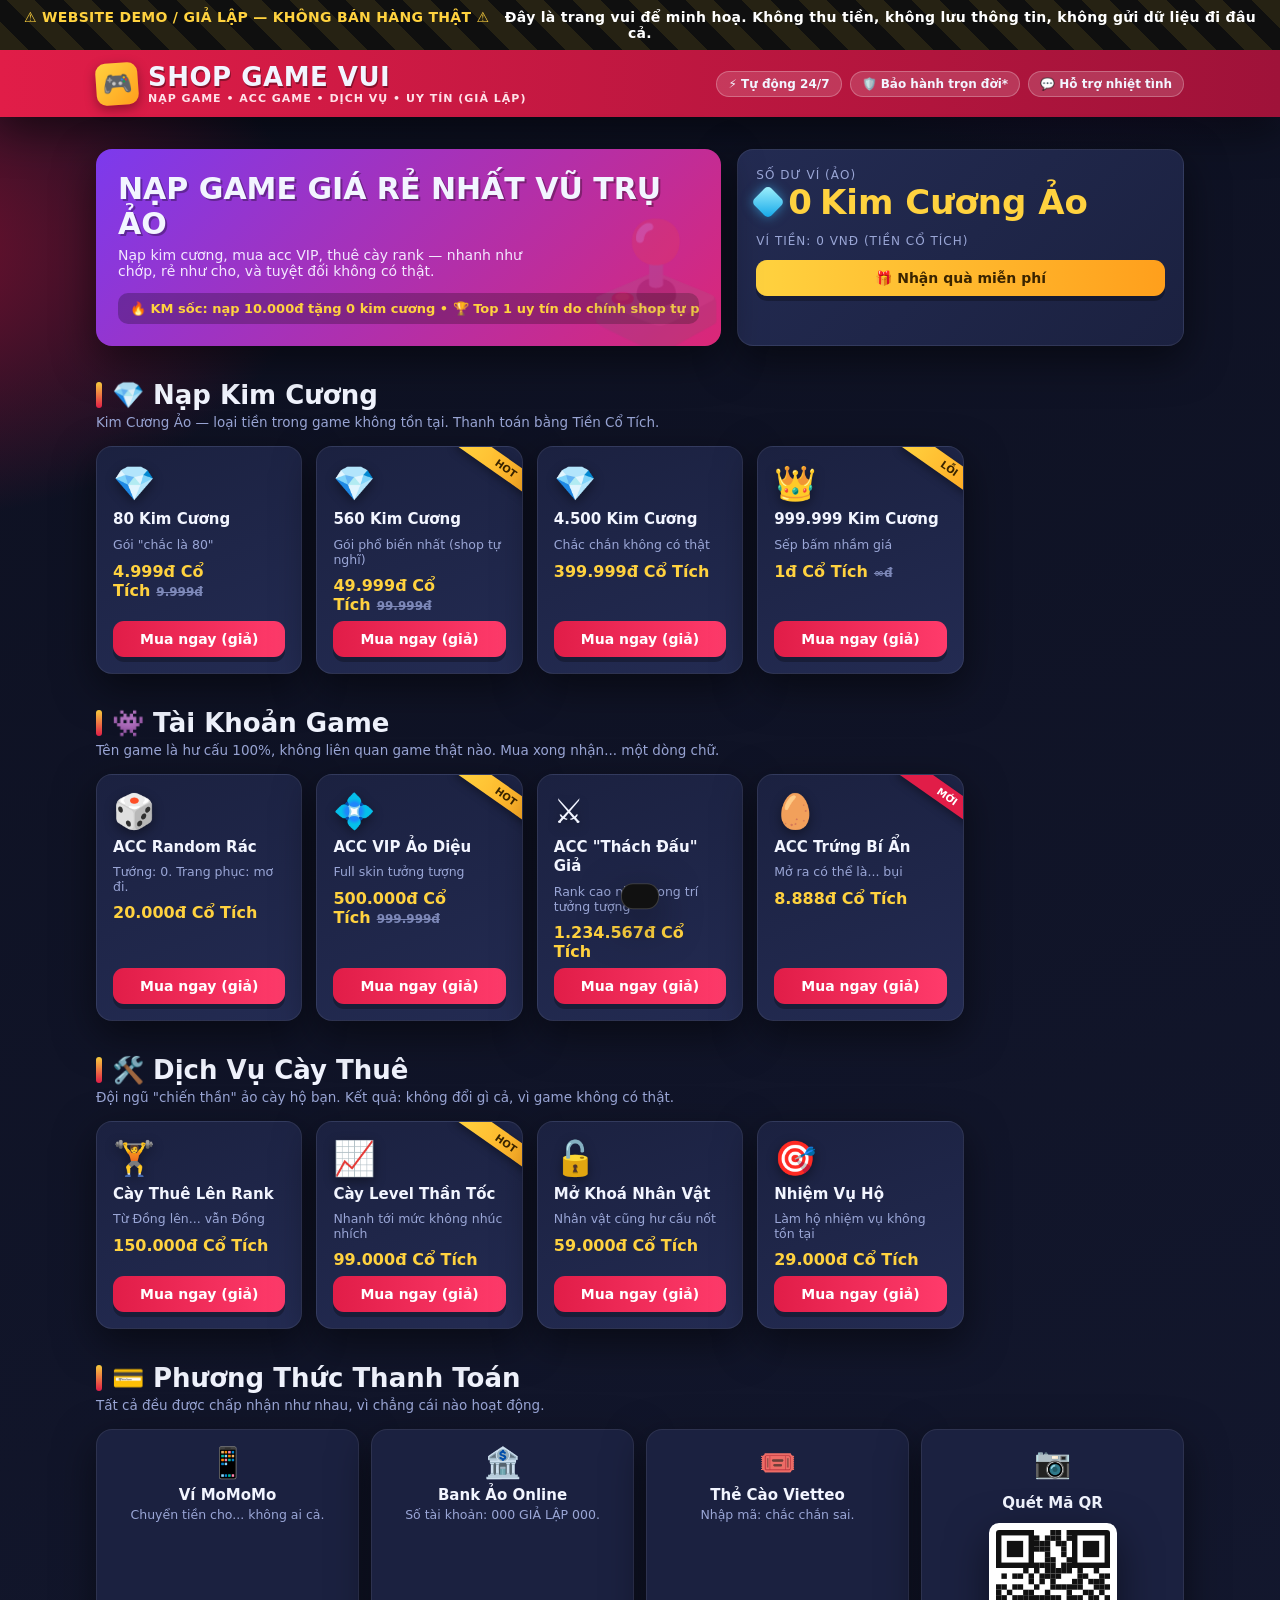
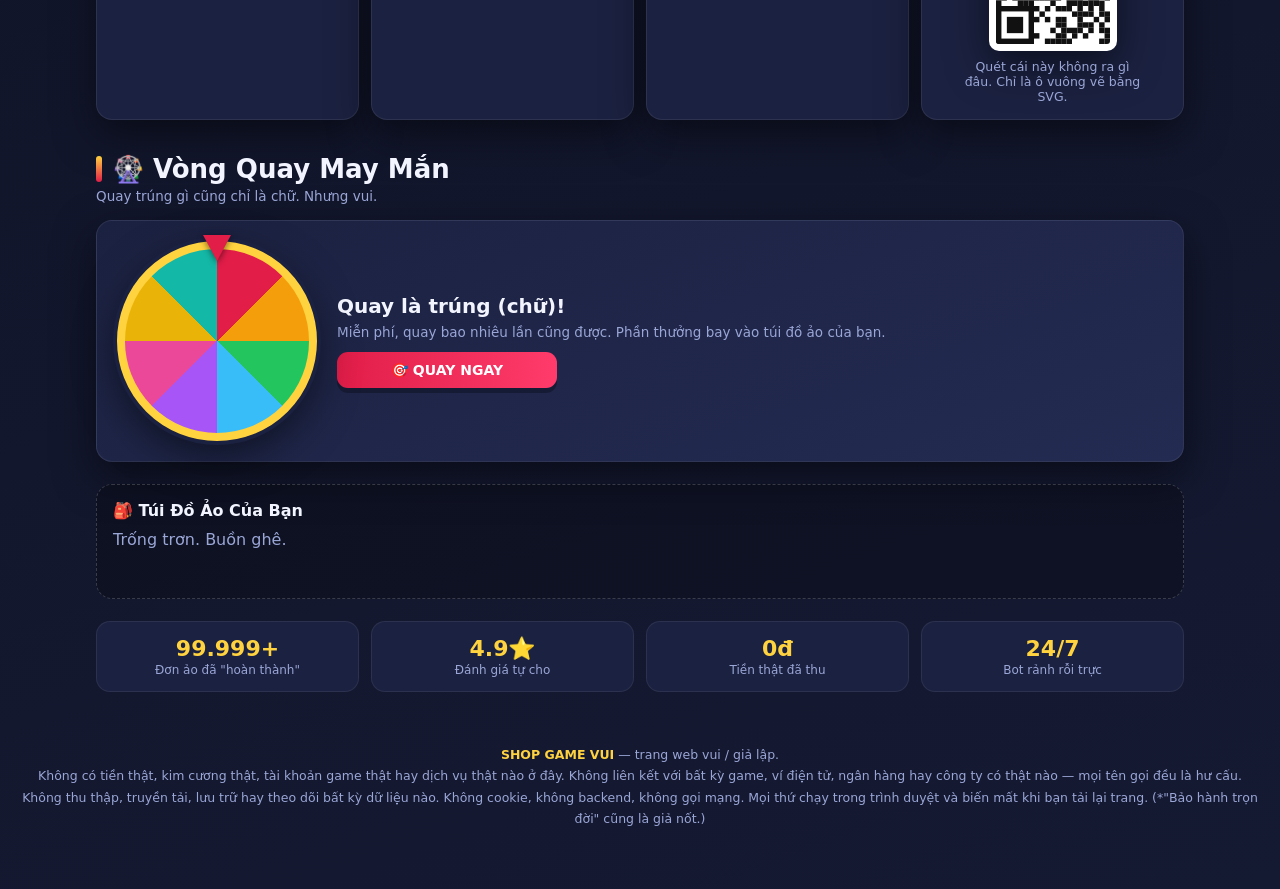
<file: robux-troll-shop.html>
<!doctype html>
<html lang="vi">
<head>
<meta charset="utf-8" />
<meta name="viewport" content="width=device-width, initial-scale=1" />
<title>SHOP GAME VUI</title>
<style>
  :root{
    --bg:#0d1020;
    --bg2:#151a33;
    --panel:#1b2140;
    --panel2:#232b52;
    --ink:#f2f5ff;
    --muted:#9aa6d6;
    --red:#e11d48;
    --red2:#ff3b6b;
    --gold:#ffd23f;
    --green:#22c55e;
    --cyan:#38bdf8;
    --purple:#a855f7;
    --radius:16px;
    --shadow:0 14px 40px rgba(0,0,0,.5);
  }
  *{box-sizing:border-box}
  html,body{margin:0;padding:0}
  body{
    font-family:"Segoe UI",Roboto,system-ui,-apple-system,"Helvetica Neue",Arial,sans-serif;
    color:var(--ink);
    background:
      radial-gradient(900px 500px at 85% -5%, #3b1560 0%, transparent 55%),
      radial-gradient(800px 500px at -10% 10%, #7a1030 0%, transparent 55%),
      linear-gradient(160deg,var(--bg),var(--bg2));
    min-height:100vh;overflow-x:hidden;
  }

  /* safety banner */
  .safety{position:sticky;top:0;z-index:60;
    background:repeating-linear-gradient(45deg,var(--gold),var(--gold) 20px,#111 20px,#111 40px)}
  .safety .inner{background:rgba(15,15,15,.9);color:var(--gold);text-align:center;
    padding:9px 14px;font-weight:800;font-size:clamp(11px,2.6vw,14px);text-transform:uppercase;letter-spacing:.3px}
  .safety .inner span{color:#fff;font-weight:600;text-transform:none}

  /* top bar */
  .topbar{background:linear-gradient(90deg,var(--red),#9f1239);box-shadow:var(--shadow)}
  .topbar .row{max-width:1120px;margin:0 auto;display:flex;align-items:center;gap:12px;
    padding:12px 16px;flex-wrap:wrap}
  .brand{display:flex;align-items:center;gap:10px}
  .brand .badge{width:42px;height:42px;border-radius:10px;background:linear-gradient(135deg,var(--gold),#ff9f1c);
    display:grid;place-items:center;font-size:24px;box-shadow:0 4px 12px rgba(0,0,0,.35);transform:rotate(-4deg)}
  .brand h1{margin:0;font-size:clamp(18px,4.4vw,26px);font-weight:900;letter-spacing:.5px;
    text-shadow:1px 2px 0 rgba(0,0,0,.35)}
  .brand small{display:block;font-size:11px;color:#ffe1e8;font-weight:600;letter-spacing:1px}
  .top-tags{margin-left:auto;display:flex;gap:8px;flex-wrap:wrap}
  .tag{background:rgba(255,255,255,.15);border:1px solid rgba(255,255,255,.25);border-radius:999px;
    padding:5px 11px;font-size:12px;font-weight:700;display:flex;align-items:center;gap:5px}

  .wrap{max-width:1120px;margin:0 auto;padding:16px}

  /* wallet / hero */
  .hero{display:grid;grid-template-columns:1.4fr 1fr;gap:16px;margin-top:16px}
  @media(max-width:720px){.hero{grid-template-columns:1fr}}
  .banner{background:linear-gradient(135deg,#7c3aed,#db2777);border-radius:var(--radius);
    padding:22px;box-shadow:var(--shadow);position:relative;overflow:hidden}
  .banner h2{margin:0 0 6px;font-size:clamp(20px,4.6vw,30px);text-shadow:2px 2px 0 rgba(0,0,0,.3)}
  .banner p{margin:0;color:#f3e8ff;font-size:14px;max-width:440px}
  .banner .marq{margin-top:14px;background:rgba(0,0,0,.25);border-radius:10px;padding:8px 12px;
    font-size:13px;color:var(--gold);font-weight:700;white-space:nowrap;overflow:hidden}
  .banner .marq span{display:inline-block;animation:marq 14s linear infinite}
  @keyframes marq{from{transform:translateX(100%)}to{transform:translateX(-100%)}}
  .banner .float{position:absolute;right:-10px;bottom:-10px;font-size:120px;opacity:.15}

  .wallet{background:linear-gradient(135deg,var(--panel2),var(--panel));border:1px solid rgba(255,255,255,.08);
    border-radius:var(--radius);padding:18px;box-shadow:var(--shadow);display:flex;flex-direction:column;gap:12px}
  .wallet .label{color:var(--muted);font-size:12px;text-transform:uppercase;letter-spacing:1px}
  .wallet .amount{font-size:clamp(24px,6vw,34px);font-weight:900;color:var(--gold);display:flex;align-items:center;gap:8px}
  .gem{width:24px;height:24px;transform:rotate(45deg);border-radius:5px;
    background:linear-gradient(135deg,#a5f3fc,#0ea5e9);box-shadow:0 0 12px rgba(56,189,248,.6)}

  h2.section{font-size:clamp(19px,4.4vw,26px);margin:34px 0 4px;display:flex;align-items:center;gap:10px}
  h2.section .bar{width:6px;height:26px;border-radius:3px;background:linear-gradient(var(--gold),var(--red))}
  .section-sub{color:var(--muted);margin:0 0 16px;font-size:13.5px}

  .grid{display:grid;gap:14px;grid-template-columns:repeat(auto-fill,minmax(200px,1fr))}

  .card{background:linear-gradient(160deg,var(--panel),var(--panel2));border:1px solid rgba(255,255,255,.08);
    border-radius:var(--radius);padding:16px;box-shadow:var(--shadow);display:flex;flex-direction:column;gap:7px;
    position:relative;overflow:hidden;transition:transform .15s, box-shadow .15s}
  .card:hover{transform:translateY(-4px);box-shadow:0 20px 46px rgba(0,0,0,.55)}
  .card .thumb{font-size:34px;filter:drop-shadow(0 4px 6px rgba(0,0,0,.4))}
  .card .name{font-weight:800;font-size:15px;line-height:1.3}
  .card .meta{color:var(--muted);font-size:12.5px;min-height:16px}
  .card .price{font-weight:900;color:var(--gold);font-size:16px;margin-top:2px}
  .card .old{color:#7d88b8;text-decoration:line-through;font-size:12px;font-weight:600;margin-left:6px}
  .ribbon{position:absolute;top:12px;right:-38px;transform:rotate(35deg);background:var(--red);color:#fff;
    font-size:10px;font-weight:800;padding:4px 42px;box-shadow:0 3px 8px rgba(0,0,0,.35)}
  .hot{background:linear-gradient(90deg,var(--gold),#ff9f1c);color:#3a2400}

  .btn{cursor:pointer;border:none;border-radius:11px;padding:10px 14px;font-weight:800;font-family:inherit;
    font-size:14px;background:linear-gradient(90deg,var(--red),var(--red2));color:#fff;
    box-shadow:0 5px 0 rgba(0,0,0,.28);transition:transform .08s, box-shadow .08s}
  .btn:active{transform:translateY(4px);box-shadow:0 1px 0 rgba(0,0,0,.28)}
  .btn.gold{background:linear-gradient(90deg,var(--gold),#ff9f1c);color:#3a2400}
  .btn.green{background:linear-gradient(90deg,#22c55e,#16a34a)}
  .btn.ghost{background:rgba(255,255,255,.08)}
  .btn.wide{width:100%;margin-top:auto}

  /* payment methods */
  .methods{display:grid;gap:12px;grid-template-columns:repeat(auto-fit,minmax(180px,1fr))}
  .method{background:var(--panel);border:1px solid rgba(255,255,255,.08);border-radius:var(--radius);
    padding:15px;text-align:center;box-shadow:var(--shadow)}
  .method .ic{font-size:30px}
  .method h3{margin:6px 0 3px;font-size:15px}
  .method p{margin:0;color:var(--muted);font-size:12.5px}

  .qr-wrap{display:flex;flex-direction:column;align-items:center;gap:8px}
  .qr{width:128px;height:128px;image-rendering:pixelated;border-radius:10px;border:7px solid #fff;
    box-shadow:var(--shadow);background:#fff}

  /* lucky wheel */
  .luck{display:grid;grid-template-columns:auto 1fr;gap:20px;align-items:center;
    background:linear-gradient(160deg,var(--panel),var(--panel2));border:1px solid rgba(255,255,255,.08);
    border-radius:var(--radius);padding:20px;box-shadow:var(--shadow)}
  @media(max-width:560px){.luck{grid-template-columns:1fr;justify-items:center;text-align:center}}
  .wheel-box{position:relative;width:200px;height:200px}
  .wheel{width:200px;height:200px;border-radius:50%;border:8px solid var(--gold);
    box-shadow:0 0 0 4px #1b2140, var(--shadow);transition:transform 4s cubic-bezier(.15,.9,.25,1)}
  .pointer{position:absolute;top:-6px;left:50%;transform:translateX(-50%);
    border-left:14px solid transparent;border-right:14px solid transparent;border-top:26px solid var(--red);
    filter:drop-shadow(0 2px 3px rgba(0,0,0,.5));z-index:2}
  .luck h3{margin:0 0 6px;font-size:20px}
  .luck p{margin:0 0 12px;color:var(--muted);font-size:13.5px}

  /* inventory */
  .inv{margin-top:22px;background:rgba(0,0,0,.25);border:1px dashed rgba(255,255,255,.18);
    border-radius:var(--radius);padding:16px}
  .inv h3{margin:0 0 10px;font-size:16px}
  .inv-slots{display:flex;flex-wrap:wrap;gap:10px;min-height:52px}
  .inv-slot{min-width:52px;height:52px;padding:0 8px;border-radius:12px;background:var(--panel2);
    display:flex;align-items:center;gap:6px;justify-content:center;font-size:22px;border:1px solid rgba(255,255,255,.1);
    animation:pop .35s ease}
  .inv-slot small{font-size:11px;color:var(--muted)}
  @keyframes pop{0%{transform:scale(.2);opacity:0}100%{transform:scale(1);opacity:1}}

  /* trust row */
  .trust{display:grid;grid-template-columns:repeat(auto-fit,minmax(150px,1fr));gap:12px;margin-top:22px}
  .trust .t{background:var(--panel);border:1px solid rgba(255,255,255,.07);border-radius:14px;
    padding:14px;text-align:center}
  .trust .t .n{font-size:22px;font-weight:900;color:var(--gold)}
  .trust .t .l{font-size:12px;color:var(--muted);margin-top:2px}

  /* modal */
  .overlay{position:fixed;inset:0;background:rgba(4,6,16,.8);backdrop-filter:blur(3px);display:none;
    align-items:center;justify-content:center;z-index:100;padding:16px}
  .overlay.show{display:flex}
  .modal{background:linear-gradient(160deg,var(--panel2),var(--panel));border:1px solid rgba(255,255,255,.12);
    border-radius:20px;max-width:440px;width:100%;padding:22px;box-shadow:var(--shadow);
    animation:pop .22s ease;position:relative}
  .modal h2{margin:0 0 4px;font-size:20px}
  .sim-tag{display:inline-block;background:var(--red);color:#fff;font-size:11px;font-weight:800;
    padding:3px 10px;border-radius:999px;margin-bottom:10px}
  .field{margin:9px 0}
  .field label{display:block;font-size:12px;color:var(--muted);margin-bottom:4px}
  .field input{width:100%;padding:10px 12px;border-radius:10px;border:1px solid rgba(255,255,255,.15);
    background:rgba(0,0,0,.25);color:var(--ink);font-family:inherit;font-size:14px}
  .field input::placeholder{color:#7d88b8}
  .fine{font-size:11px;color:var(--muted);margin-top:10px;text-align:center;line-height:1.5}
  .modal-close{position:absolute;top:10px;right:12px;cursor:pointer;font-size:20px;color:var(--muted);
    background:none;border:none}

  /* result */
  .result{position:fixed;inset:0;z-index:120;display:none;align-items:center;justify-content:center;
    text-align:center;padding:20px;background:radial-gradient(circle at center,#4a0d2c,#0a0418)}
  .result.show{display:flex;flex-direction:column;gap:14px}
  .result .big{font-size:clamp(26px,8vw,60px);font-weight:900;line-height:1.06;
    background:linear-gradient(90deg,var(--gold),var(--red2),var(--cyan));
    -webkit-background-clip:text;background-clip:text;color:transparent;
    text-shadow:0 4px 30px rgba(255,95,162,.35);animation:wob 1.2s ease infinite}
  @keyframes wob{0%,100%{transform:rotate(-2deg) scale(1)}50%{transform:rotate(2deg) scale(1.04)}}
  .result .sub{color:#ffd6e2;max-width:520px;font-size:15px}
  .result .txid{color:var(--muted);font-size:12.5px;font-family:monospace}

  footer{color:var(--muted);text-align:center;padding:36px 16px 60px;font-size:12.5px;line-height:1.7}
  footer strong{color:var(--gold)}

  .confetti{position:fixed;top:-10px;width:10px;height:16px;z-index:130;pointer-events:none;border-radius:2px;opacity:.95}
  .toast{position:fixed;left:50%;bottom:22px;transform:translateX(-50%) translateY(120%);background:#111;color:#fff;
    border:1px solid rgba(255,255,255,.18);padding:12px 18px;border-radius:12px;font-size:14px;z-index:140;
    box-shadow:var(--shadow);transition:transform .3s;max-width:90vw;text-align:center}
  .toast.show{transform:translateX(-50%) translateY(0)}
</style>
</head>
<body>

<div class="safety">
  <div class="inner">⚠️ WEBSITE DEMO / GIẢ LẬP — KHÔNG BÁN HÀNG THẬT ⚠️ &nbsp;
    <span>Đây là trang vui để minh hoạ. Không thu tiền, không lưu thông tin, không gửi dữ liệu đi đâu cả.</span></div>
</div>

<div class="topbar">
  <div class="row">
    <div class="brand">
      <div class="badge">🎮</div>
      <div>
        <h1>SHOP GAME VUI</h1>
        <small>NẠP GAME • ACC GAME • DỊCH VỤ • UY TÍN (GIẢ LẬP)</small>
      </div>
    </div>
    <div class="top-tags">
      <span class="tag">⚡ Tự động 24/7</span>
      <span class="tag">🛡️ Bảo hành trọn đời*</span>
      <span class="tag">💬 Hỗ trợ nhiệt tình</span>
    </div>
  </div>
</div>

<div class="wrap">

  <div class="hero">
    <div class="banner">
      <div class="float">🕹️</div>
      <h2>NẠP GAME GIÁ RẺ NHẤT VŨ TRỤ ẢO</h2>
      <p>Nạp kim cương, mua acc VIP, thuê cày rank — nhanh như chớp, rẻ như cho, và tuyệt đối không có thật.</p>
      <div class="marq"><span>🔥 KM sốc: nạp 10.000đ tặng 0 kim cương • 🏆 Top 1 uy tín do chính shop tự phong • 🎁 Đăng nhập nhận ngay 1 quả trứng ảo • ⚠️ Mọi thứ ở đây đều là giả lập</span></div>
    </div>
    <div class="wallet">
      <div>
        <div class="label">Số dư ví (ảo)</div>
        <div class="amount"><span class="gem"></span><span id="balance">0</span> Kim Cương Ảo</div>
      </div>
      <div class="label" id="wallet-vnd">Ví tiền: 0 VNĐ (Tiền Cổ Tích)</div>
      <button class="btn gold" onclick="napFree()">🎁 Nhận quà miễn phí</button>
    </div>
  </div>

  <!-- NAP KIM CUONG -->
  <h2 class="section"><span class="bar"></span>💎 Nạp Kim Cương</h2>
  <p class="section-sub">Kim Cương Ảo — loại tiền trong game không tồn tại. Thanh toán bằng Tiền Cổ Tích.</p>
  <div class="grid" id="topups"></div>

  <!-- ACC GAME -->
  <h2 class="section"><span class="bar"></span>👾 Tài Khoản Game</h2>
  <p class="section-sub">Tên game là hư cấu 100%, không liên quan game thật nào. Mua xong nhận... một dòng chữ.</p>
  <div class="grid" id="accounts"></div>

  <!-- DICH VU -->
  <h2 class="section"><span class="bar"></span>🛠️ Dịch Vụ Cày Thuê</h2>
  <p class="section-sub">Đội ngũ "chiến thần" ảo cày hộ bạn. Kết quả: không đổi gì cả, vì game không có thật.</p>
  <div class="grid" id="services"></div>

  <!-- THANH TOAN -->
  <h2 class="section"><span class="bar"></span>💳 Phương Thức Thanh Toán</h2>
  <p class="section-sub">Tất cả đều được chấp nhận như nhau, vì chẳng cái nào hoạt động.</p>
  <div class="methods">
    <div class="method"><div class="ic">📱</div><h3>Ví MoMoMo</h3><p>Chuyển tiền cho... không ai cả.</p></div>
    <div class="method"><div class="ic">🏦</div><h3>Bank Ảo Online</h3><p>Số tài khoản: 000 GIẢ LẬP 000.</p></div>
    <div class="method"><div class="ic">🎟️</div><h3>Thẻ Cào Vietteo</h3><p>Nhập mã: chắc chắn sai.</p></div>
    <div class="method">
      <div class="qr-wrap">
        <div class="ic">📷</div>
        <h3>Quét Mã QR</h3>
        <svg class="qr" viewBox="0 0 21 21" id="qr" role="img" aria-label="Mã QR trang trí, không dẫn đến đâu"></svg>
        <p style="max-width:180px">Quét cái này không ra gì đâu. Chỉ là ô vuông vẽ bằng SVG.</p>
      </div>
    </div>
  </div>

  <!-- VONG QUAY -->
  <h2 class="section"><span class="bar"></span>🎡 Vòng Quay May Mắn</h2>
  <p class="section-sub">Quay trúng gì cũng chỉ là chữ. Nhưng vui.</p>
  <div class="luck">
    <div class="wheel-box">
      <div class="pointer"></div>
      <div class="wheel" id="wheel"></div>
    </div>
    <div>
      <h3>Quay là trúng (chữ)!</h3>
      <p>Miễn phí, quay bao nhiêu lần cũng được. Phần thưởng bay vào túi đồ ảo của bạn.</p>
      <button class="btn wide" style="max-width:220px" onclick="spinWheel()">🎯 QUAY NGAY</button>
    </div>
  </div>

  <!-- TUI DO -->
  <div class="inv">
    <h3>🎒 Túi Đồ Ảo Của Bạn</h3>
    <div class="inv-slots" id="inv"><span style="color:var(--muted)">Trống trơn. Buồn ghê.</span></div>
  </div>

  <!-- TRUST -->
  <div class="trust">
    <div class="t"><div class="n">99.999+</div><div class="l">Đơn ảo đã "hoàn thành"</div></div>
    <div class="t"><div class="n">4.9⭐</div><div class="l">Đánh giá tự cho</div></div>
    <div class="t"><div class="n">0đ</div><div class="l">Tiền thật đã thu</div></div>
    <div class="t"><div class="n">24/7</div><div class="l">Bot rảnh rỗi trực</div></div>
  </div>

</div>

<!-- MODAL -->
<div class="overlay" id="overlay">
  <div class="modal">
    <button class="modal-close" onclick="closeModal()" aria-label="Đóng">✕</button>
    <span class="sim-tag">GIAO DỊCH GIẢ LẬP</span>
    <h2>Thanh Toán (Giả)</h2>
    <p style="color:var(--muted);margin:0 0 8px" id="modal-item">—</p>

    <div class="field"><label>Tên nhân vật (bịa cũng được)</label>
      <input type="text" placeholder="VD: TượngĐàiHuyềnThoại" autocomplete="off" /></div>
    <div class="field"><label>Số thẻ tưởng tượng</label>
      <input type="text" placeholder="0000 0000 0000 GIẢ" autocomplete="off" inputmode="none" /></div>
    <div class="field"><label>Mã bí mật hư cấu</label>
      <input type="text" placeholder="123" autocomplete="off" /></div>

    <button class="btn wide" style="margin-top:12px;font-size:16px" onclick="confirmBuy()">Xác Nhận Mua (Giả)</button>
    <p class="fine">🔒 Những gì bạn gõ ở đây KHÔNG được đọc, lưu, hay gửi đi đâu. Các ô này không làm gì cả.</p>
  </div>
</div>

<!-- RESULT -->
<div class="result" id="result">
  <div class="big" id="result-big">HÊ HÊ, BỊ LỪA RỒI 😂</div>
  <div class="sub" id="result-sub">GIAO DỊCH NÀY KHÔNG HỀ TRỪ TIỀN. Thẻ tưởng tượng của bạn an toàn. Thẻ thật cũng vậy, vì shop không đụng tới.</div>
  <div class="txid" id="txid">Mã GD: —</div>
  <button class="btn gold" onclick="closeResult()" style="margin-top:6px">Chơi lại phát nữa</button>
</div>

<div class="toast" id="toast"></div>

<footer>
  <strong>SHOP GAME VUI</strong> — trang web vui / giả lập.<br />
  Không có tiền thật, kim cương thật, tài khoản game thật hay dịch vụ thật nào ở đây. Không liên kết với bất kỳ game, ví điện tử, ngân hàng hay công ty có thật nào — mọi tên gọi đều là hư cấu.<br />
  Không thu thập, truyền tải, lưu trữ hay theo dõi bất kỳ dữ liệu nào. Không cookie, không backend, không gọi mạng. Mọi thứ chạy trong trình duyệt và biến mất khi bạn tải lại trang. (*"Bảo hành trọn đời" cũng là giả nốt.)
</footer>

<script>
  let gems = 0, vnd = 0;
  const fmt = n => n.toLocaleString('vi-VN');
  function render(){
    document.getElementById('balance').textContent = fmt(gems);
    document.getElementById('wallet-vnd').textContent = 'Ví tiền: ' + fmt(vnd) + ' VNĐ (Tiền Cổ Tích)';
  }
  function napFree(){
    const g = Math.floor(Math.random()*3);
    gems += g; render();
    toast(g===0 ? 'Bạn nhận được 0 kim cương. Đúng như cam kết 😌' : 'Ồ, được tận '+g+' kim cương. Đừng tiêu hết nhé!');
    confetti(12);
  }

  /* topups */
  const topups = [
    {ic:'💎', name:'80 Kim Cương', meta:'Gói "chắc là 80"', price:'4.999đ Cổ Tích', old:'9.999đ', rib:''},
    {ic:'💎', name:'560 Kim Cương', meta:'Gói phổ biến nhất (shop tự nghĩ)', price:'49.999đ Cổ Tích', old:'99.999đ', rib:'HOT'},
    {ic:'💎', name:'4.500 Kim Cương', meta:'Chắc chắn không có thật', price:'399.999đ Cổ Tích', old:'', rib:''},
    {ic:'👑', name:'999.999 Kim Cương', meta:'Sếp bấm nhầm giá', price:'1đ Cổ Tích', old:'∞đ', rib:'LỖI'},
  ];
  fill('topups', topups, it=>{ const n=parseInt(it.name.replace(/[^0-9]/g,''),10); if(!isNaN(n)) gems+=n; render(); });

  /* accounts */
  const accs = [
    {ic:'🎲', name:'ACC Random Rác', meta:'Tướng: 0. Trang phục: mơ đi.', price:'20.000đ Cổ Tích', old:'', rib:''},
    {ic:'💠', name:'ACC VIP Ảo Diệu', meta:'Full skin tưởng tượng', price:'500.000đ Cổ Tích', old:'999.999đ', rib:'HOT'},
    {ic:'⚔️', name:'ACC "Thách Đấu" Giả', meta:'Rank cao nhất trong trí tưởng tượng', price:'1.234.567đ Cổ Tích', old:'', rib:''},
    {ic:'🥚', name:'ACC Trứng Bí Ẩn', meta:'Mở ra có thể là... bụi', price:'8.888đ Cổ Tích', old:'', rib:'MỚI'},
  ];
  fill('accounts', accs, it=>invAdd(it.ic, it.name));

  /* services */
  const svcs = [
    {ic:'🏋️', name:'Cày Thuê Lên Rank', meta:'Từ Đồng lên... vẫn Đồng', price:'150.000đ Cổ Tích', old:'', rib:''},
    {ic:'📈', name:'Cày Level Thần Tốc', meta:'Nhanh tới mức không nhúc nhích', price:'99.000đ Cổ Tích', old:'', rib:'HOT'},
    {ic:'🔓', name:'Mở Khoá Nhân Vật', meta:'Nhân vật cũng hư cấu nốt', price:'59.000đ Cổ Tích', old:'', rib:''},
    {ic:'🎯', name:'Nhiệm Vụ Hộ', meta:'Làm hộ nhiệm vụ không tồn tại', price:'29.000đ Cổ Tích', old:'', rib:''},
  ];
  fill('services', svcs, it=>invAdd(it.ic, it.name));

  function fill(id, items, reward){
    const el = document.getElementById(id);
    items.forEach(it=>{
      const c = document.createElement('div');
      c.className='card';
      c.innerHTML = `${it.rib?`<div class="ribbon ${it.rib==='HOT'||it.rib==='LỖI'?'hot':''}">${it.rib}</div>`:''}
        <div class="thumb">${it.ic}</div>
        <div class="name">${it.name}</div>
        <div class="meta">${it.meta}</div>
        <div class="price">${it.price}${it.old?`<span class="old">${it.old}</span>`:''}</div>
        <button class="btn wide">Mua ngay (giả)</button>`;
      c.querySelector('button').onclick = ()=>openModal(it.name, ()=>reward(it));
      el.appendChild(c);
    });
  }

  /* inventory */
  const inv = document.getElementById('inv');
  let invStarted = false;
  function invAdd(ic, label){
    if(!invStarted){ inv.innerHTML=''; invStarted=true; }
    const s = document.createElement('div');
    s.className='inv-slot';
    s.innerHTML = `${ic}<small>${label.length>14?label.slice(0,13)+'…':label}</small>`;
    inv.appendChild(s);
  }

  /* lucky wheel */
  const prizes = ['0đ','Trứng ảo 🥚','1 Kim Cương','Cục bụi','Lời cảm ơn','Vé hụt','Skin tàng hình','Rank Đồng'];
  const wheelColors = ['#e11d48','#f59e0b','#22c55e','#38bdf8','#a855f7','#ec4899','#eab308','#14b8a6'];
  (function buildWheel(){
    const w = document.getElementById('wheel');
    const seg = 360/prizes.length;
    const stops = prizes.map((_,i)=>`${wheelColors[i%wheelColors.length]} ${i*seg}deg ${(i+1)*seg}deg`).join(',');
    w.style.background = `conic-gradient(${stops})`;
  })();
  let spinning=false, rot=0;
  function spinWheel(){
    if(spinning) return; spinning=true;
    const idx = Math.floor(Math.random()*prizes.length);
    const seg = 360/prizes.length;
    rot += 360*5 + (360 - (idx*seg + seg/2));
    const w = document.getElementById('wheel');
    w.style.transform = `rotate(${rot}deg)`;
    setTimeout(()=>{
      spinning=false;
      const p = prizes[idx];
      toast('🎉 Bạn quay trúng: ' + p + ' (là chữ thôi nhé)');
      invAdd('🎁', p);
      confetti(30);
    }, 4100);
  }

  /* modal */
  const overlay = document.getElementById('overlay');
  let pending=null;
  function openModal(item, reward){
    document.getElementById('modal-item').textContent = 'Sản phẩm: ' + item;
    pending = reward || null;
    overlay.classList.add('show');
  }
  function closeModal(){ overlay.classList.remove('show'); }
  overlay.addEventListener('click', e=>{ if(e.target===overlay) closeModal(); });

  const bigs = ['HÊ HÊ, BỊ LỪA RỒI 😂','ĐÙA TÍ THÔI 🤣','KHÔNG TRỪ ĐỒNG NÀO ĐÂU 😎','BÌNH TĨNH, GIẢ LẬP MÀ 🫢'];
  const errs = ['Lỗi 404: Không tìm thấy ví (vì bạn chưa từng có).',
    'Lỗi 0: Mọi thứ ổn, shop chỉ thích hiện số cho ghê.',
    'Lỗi 🥚: Quả trứng từ chối giao dịch này.',
    'Lỗi 999999: Phát hiện quá nhiều tiền tưởng tượng.'];
  function confirmBuy(){
    closeModal();
    if(typeof pending==='function'){ try{ pending(); }catch(e){} }
    const txid = 'GD-' + Date.now().toString(36).toUpperCase() + '-' + Math.floor(Math.random()*9999).toString().padStart(4,'0');
    document.getElementById('result-big').textContent = bigs[Math.floor(Math.random()*bigs.length)];
    document.getElementById('txid').textContent = 'Mã GD: ' + txid + '  •  ' + errs[Math.floor(Math.random()*errs.length)];
    document.getElementById('result').classList.add('show');
    confetti(80);
  }
  function closeResult(){ document.getElementById('result').classList.remove('show'); }

  /* confetti */
  const colors=['#e11d48','#ffd23f','#22c55e','#38bdf8','#a855f7','#fff'];
  function confetti(count){
    for(let i=0;i<count;i++){
      const el=document.createElement('div'); el.className='confetti';
      el.style.left=Math.random()*100+'vw';
      el.style.background=colors[Math.floor(Math.random()*colors.length)];
      el.style.transform='rotate('+Math.random()*360+'deg)';
      document.body.appendChild(el);
      const fall=2000+Math.random()*1500;
      el.animate([{transform:'translateY(-20px) rotate(0)',opacity:1},
        {transform:`translateY(${innerHeight+40}px) rotate(${720+Math.random()*360}deg)`,opacity:.9}],
        {duration:fall,easing:'cubic-bezier(.3,.6,.7,1)'});
      setTimeout(()=>el.remove(),fall);
    }
  }

  /* toast */
  let tt=null;
  function toast(msg){
    const t=document.getElementById('toast');
    t.textContent=msg; t.classList.add('show');
    clearTimeout(tt); tt=setTimeout(()=>t.classList.remove('show'),2800);
  }

  /* decorative QR (encodes nothing) */
  (function qr(){
    const svg=document.getElementById('qr'); const N=21; const r=[]; let s=2024;
    const rnd=()=>{ s=(s*1103515245+12345)&0x7fffffff; return s/0x7fffffff; };
    for(let y=0;y<N;y++) for(let x=0;x<N;x++) if(rnd()>0.5) r.push(`<rect x="${x}" y="${y}" width="1" height="1" fill="#111"/>`);
    const f=(ox,oy)=>`<rect x="${ox}" y="${oy}" width="7" height="7" fill="#111"/>
      <rect x="${ox+1}" y="${oy+1}" width="5" height="5" fill="#fff"/>
      <rect x="${ox+2}" y="${oy+2}" width="3" height="3" fill="#111"/>`;
    svg.innerHTML = `<rect width="${N}" height="${N}" fill="#fff"/>` + r.join('') + f(0,0)+f(N-7,0)+f(0,N-7);
  })();

  render();
</script>
</body>
</html>
</file>
